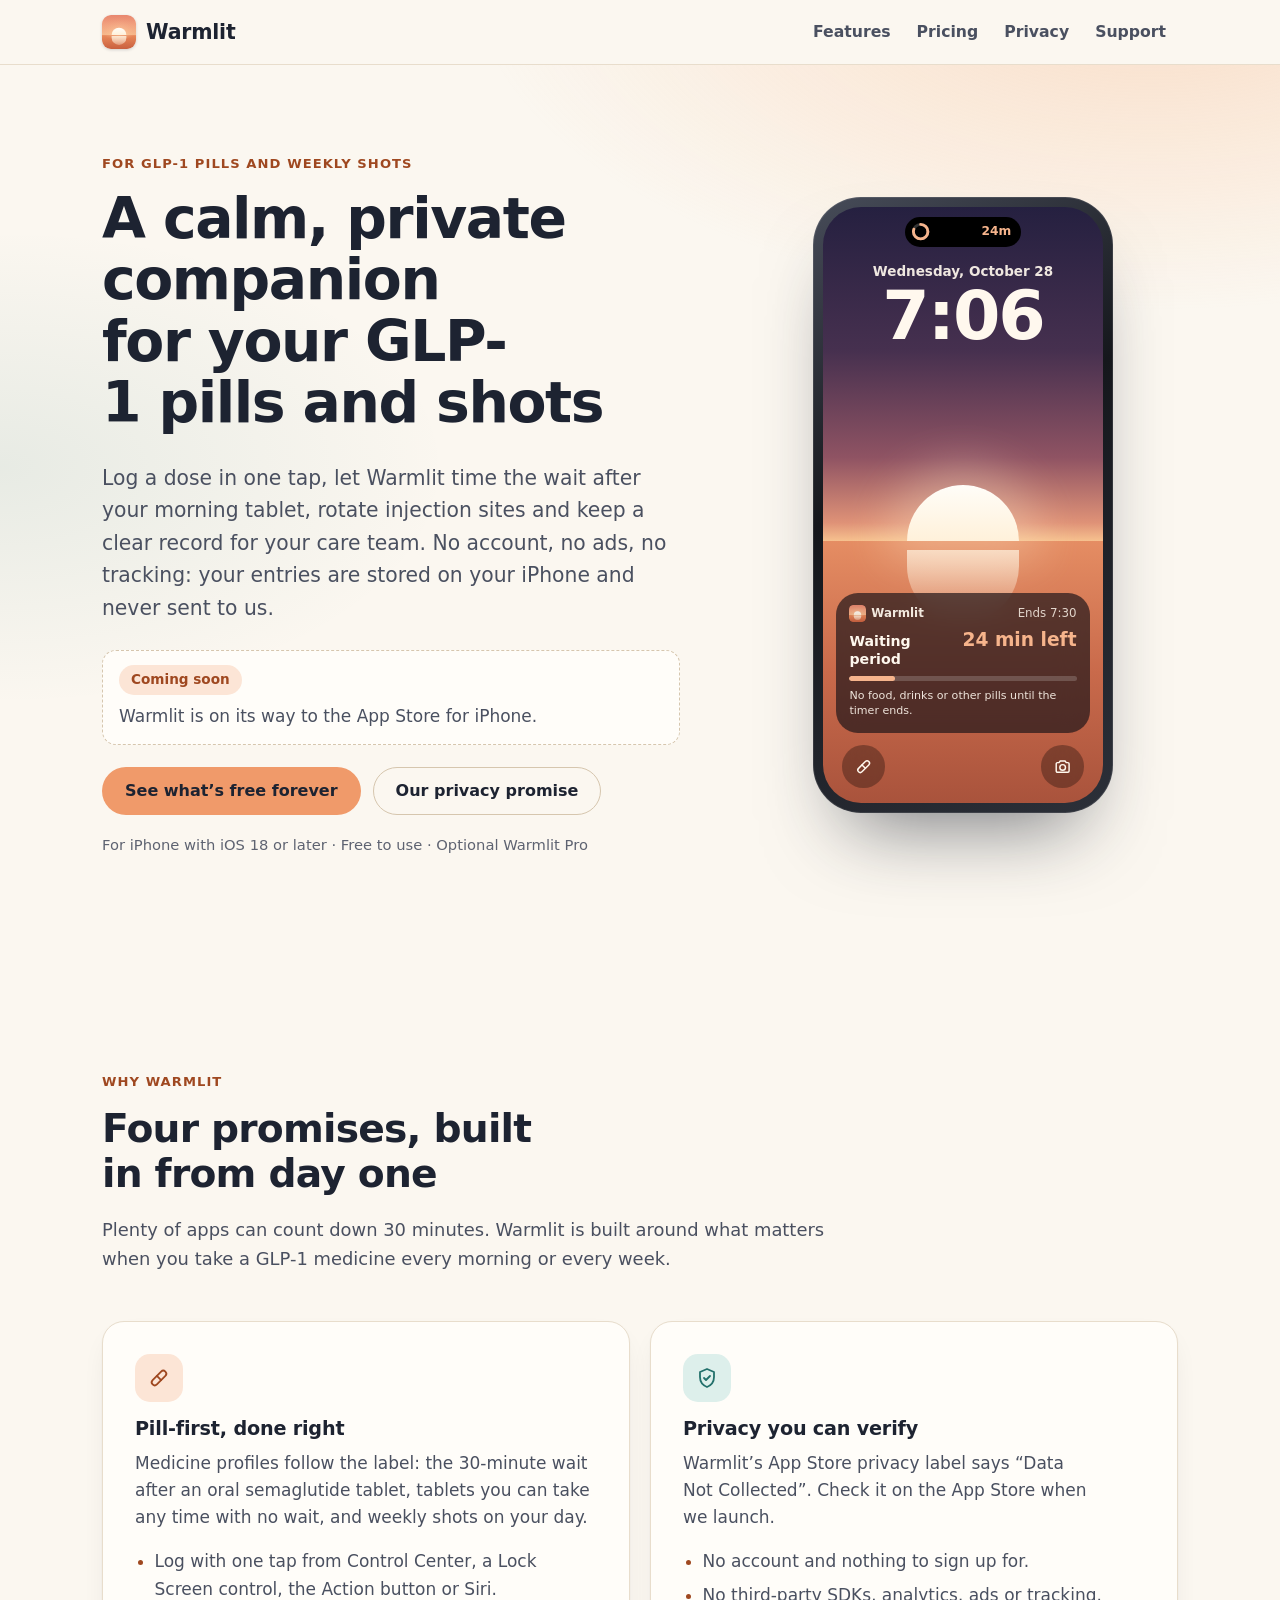
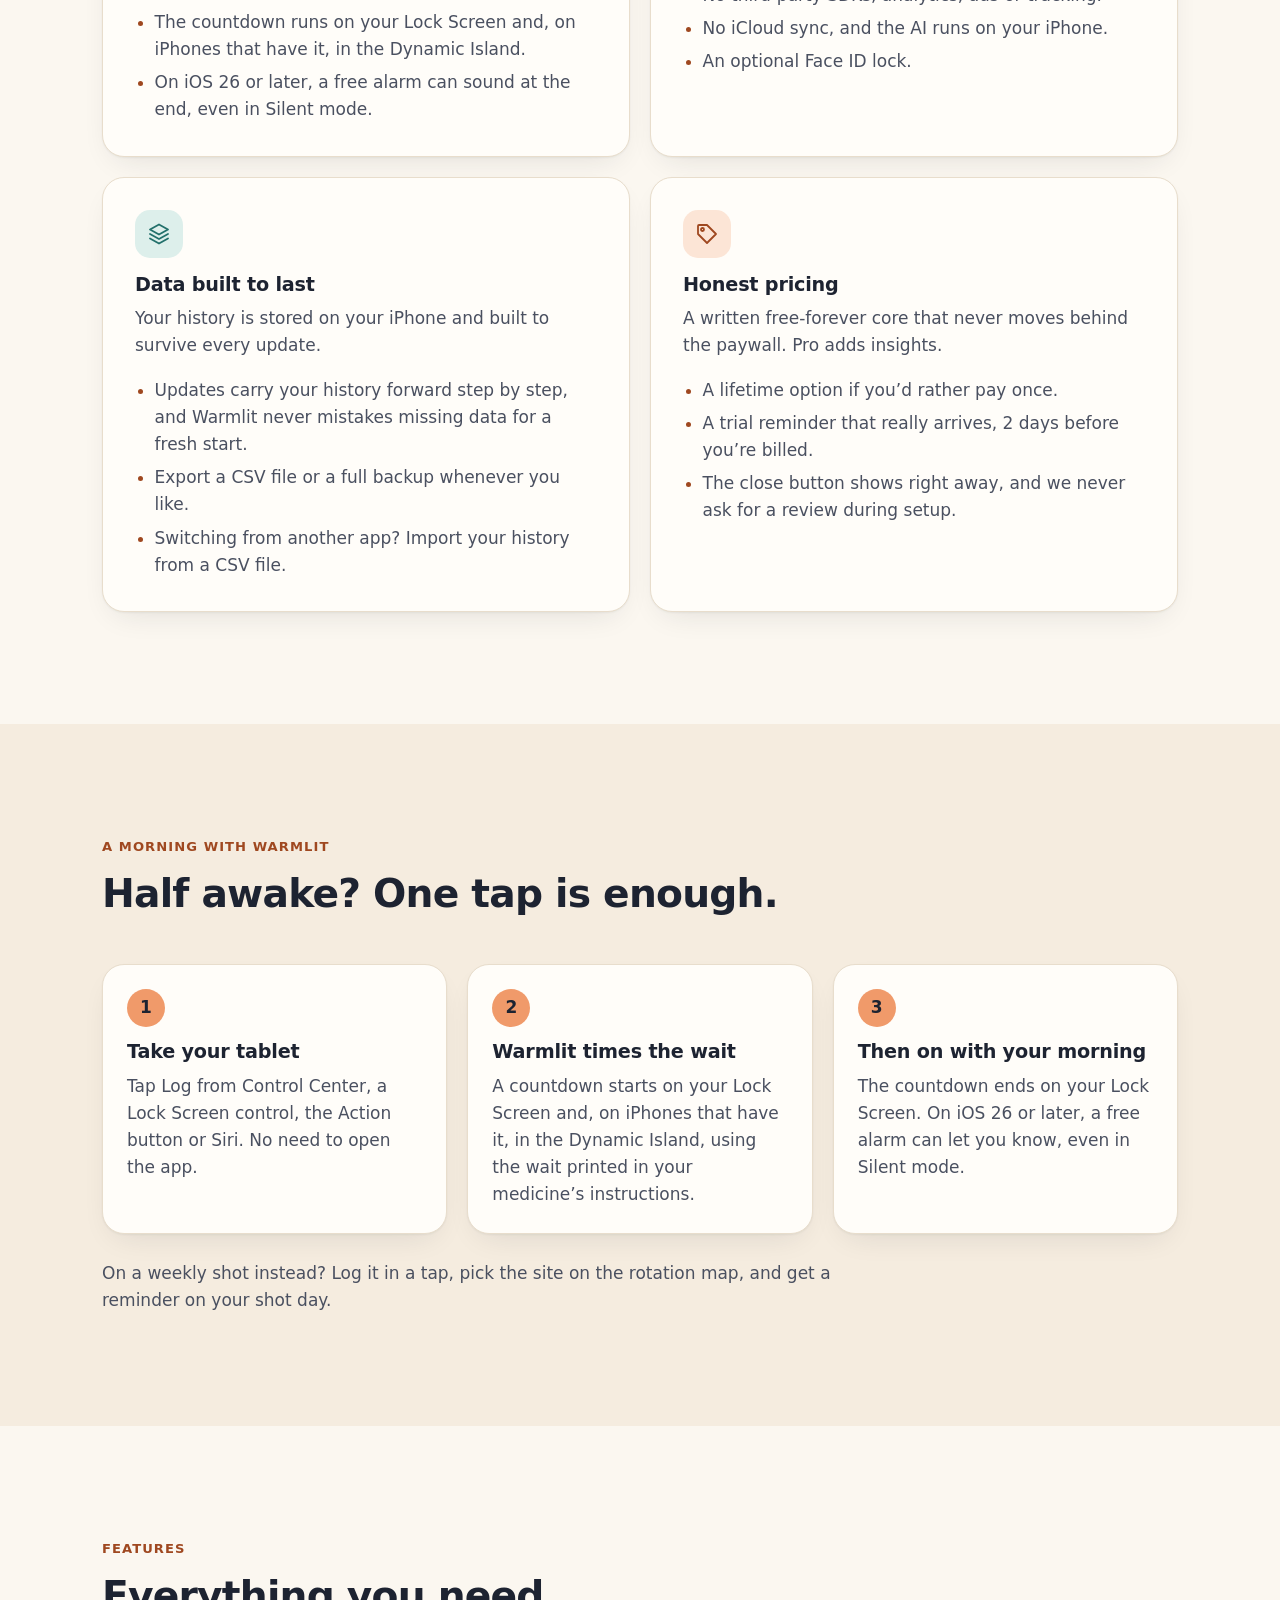
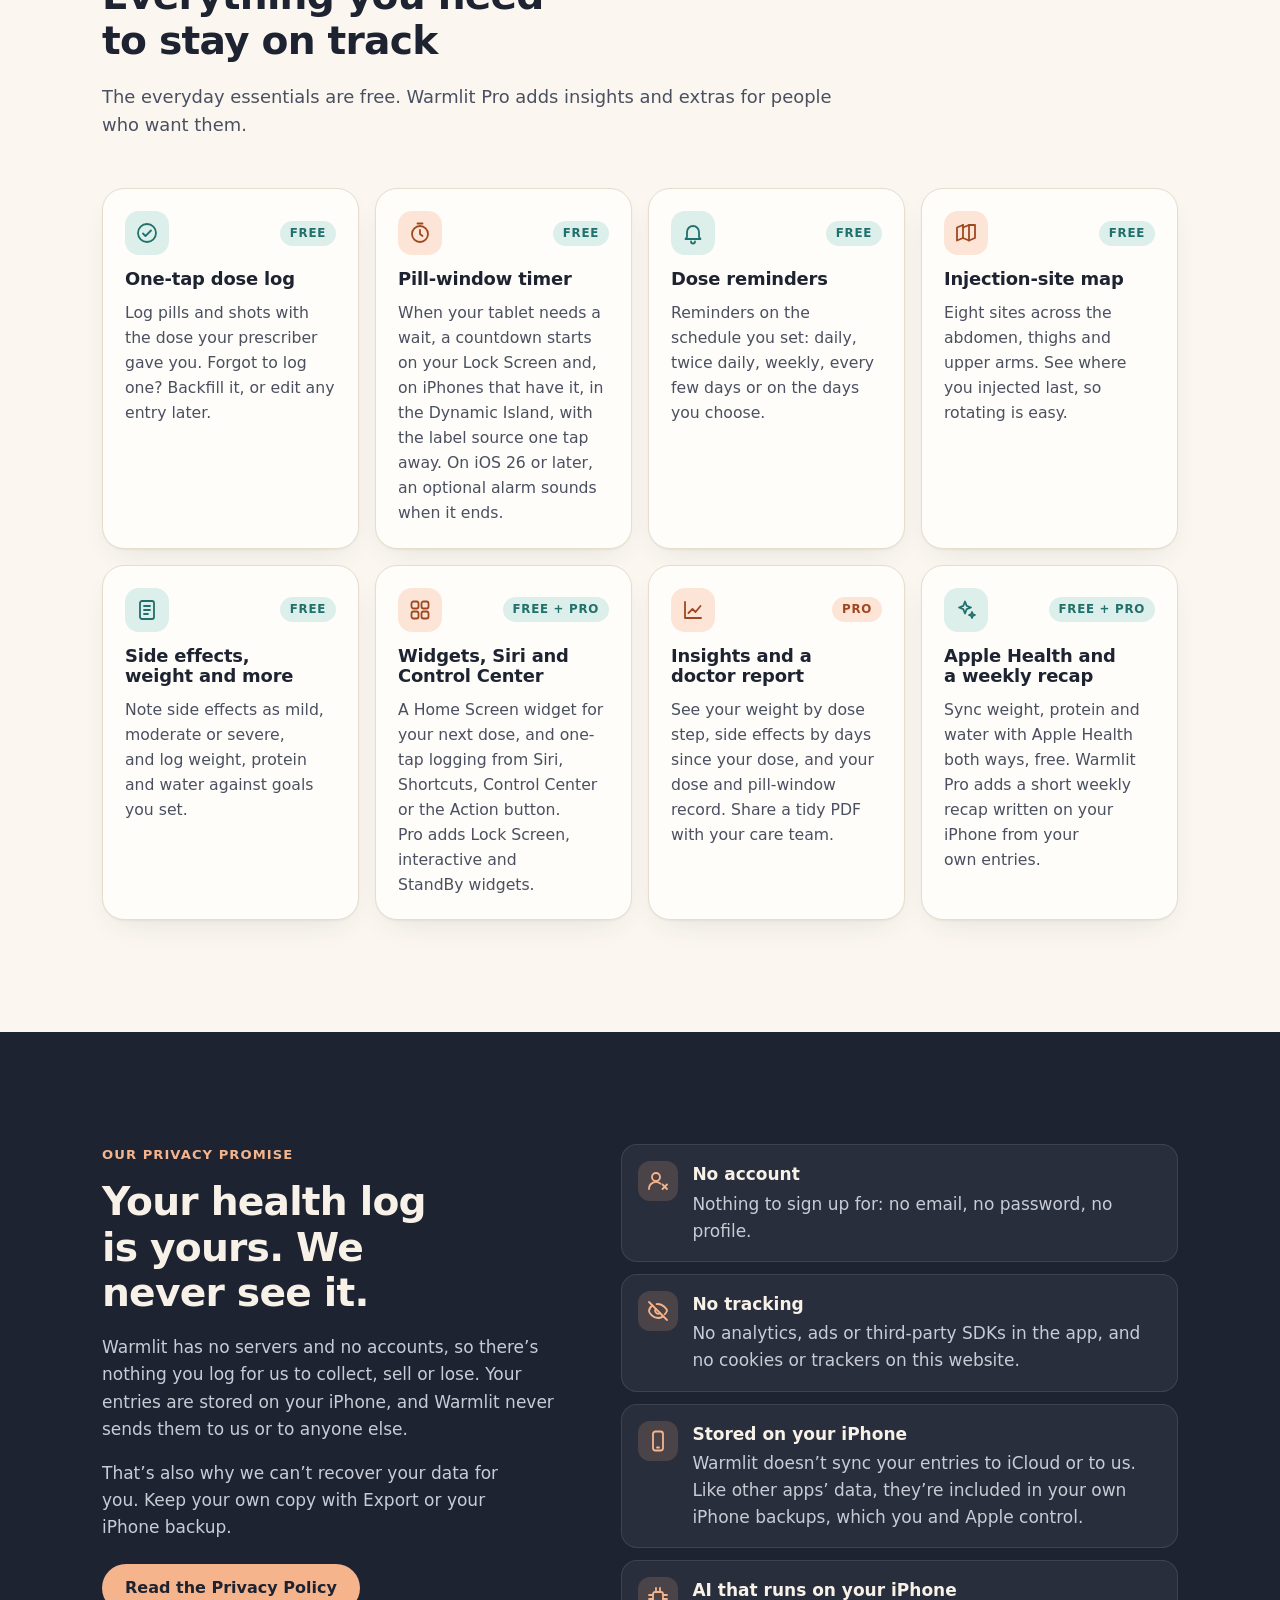
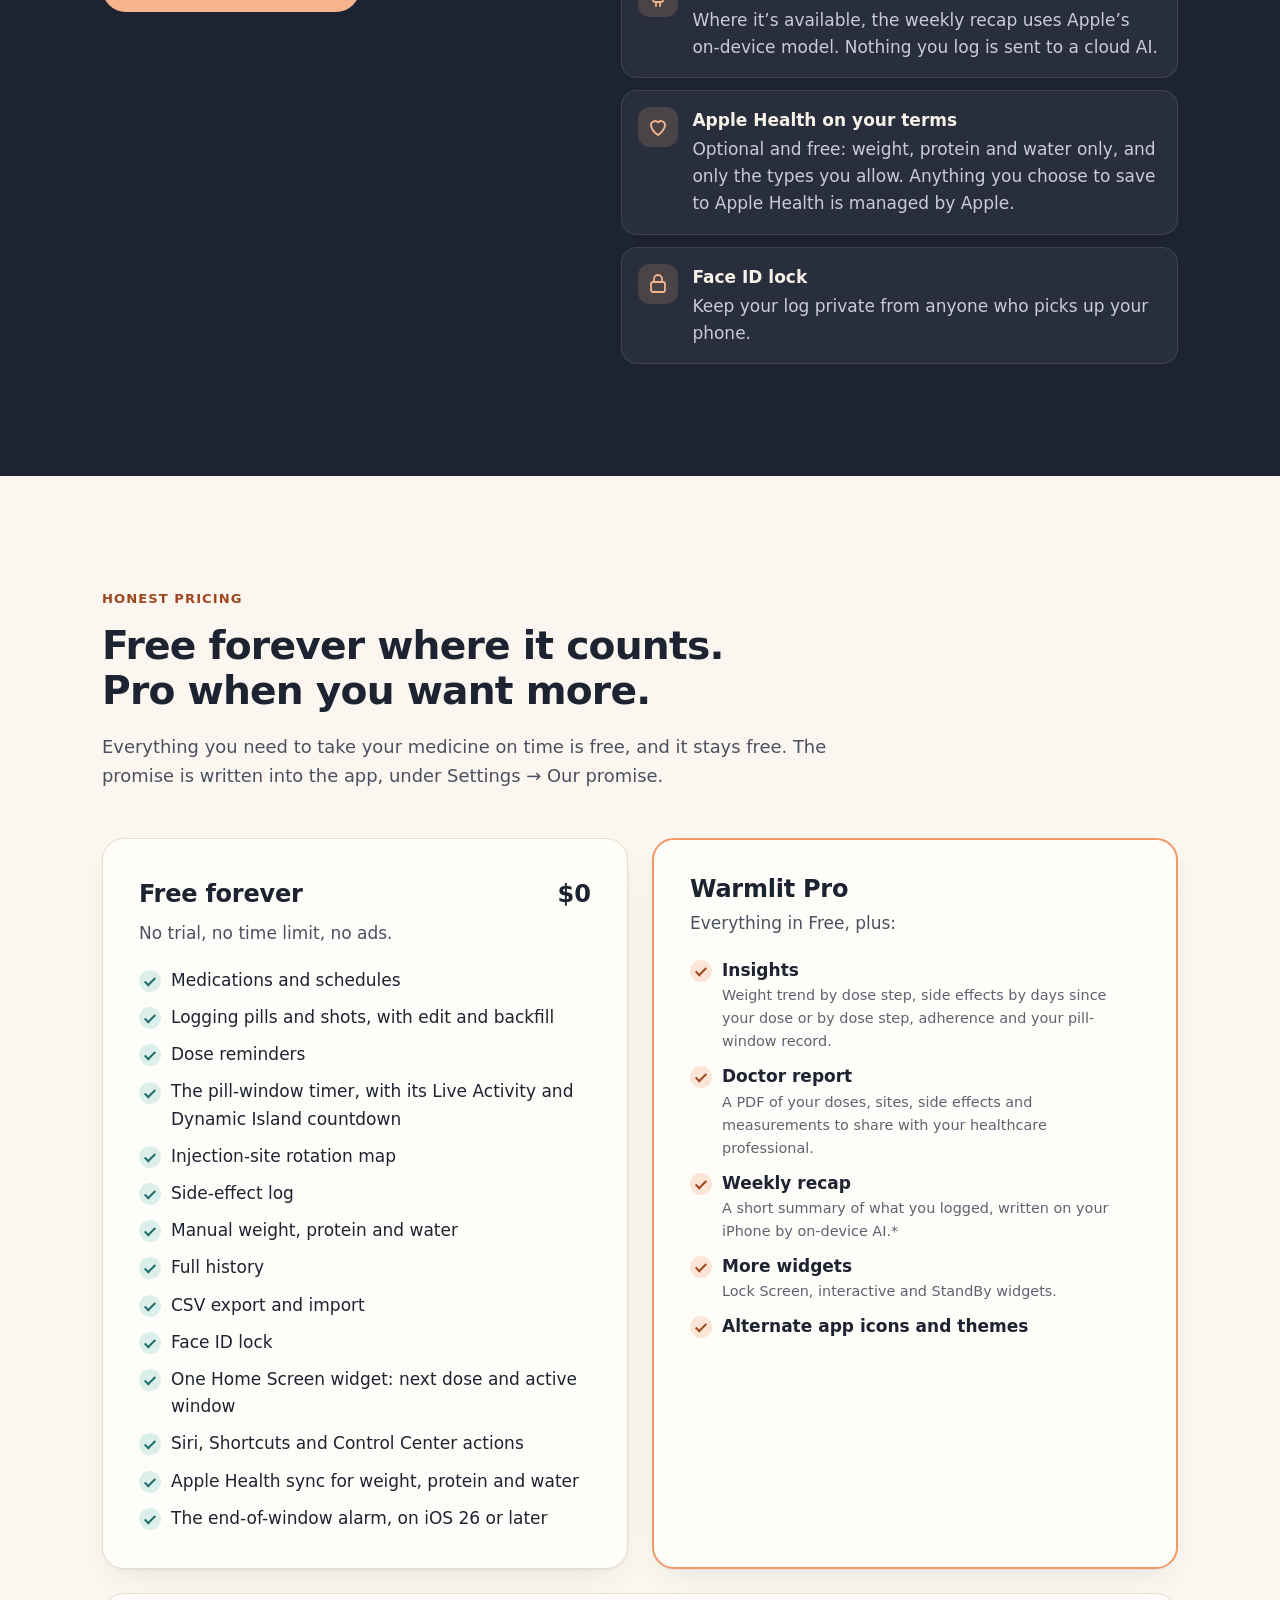
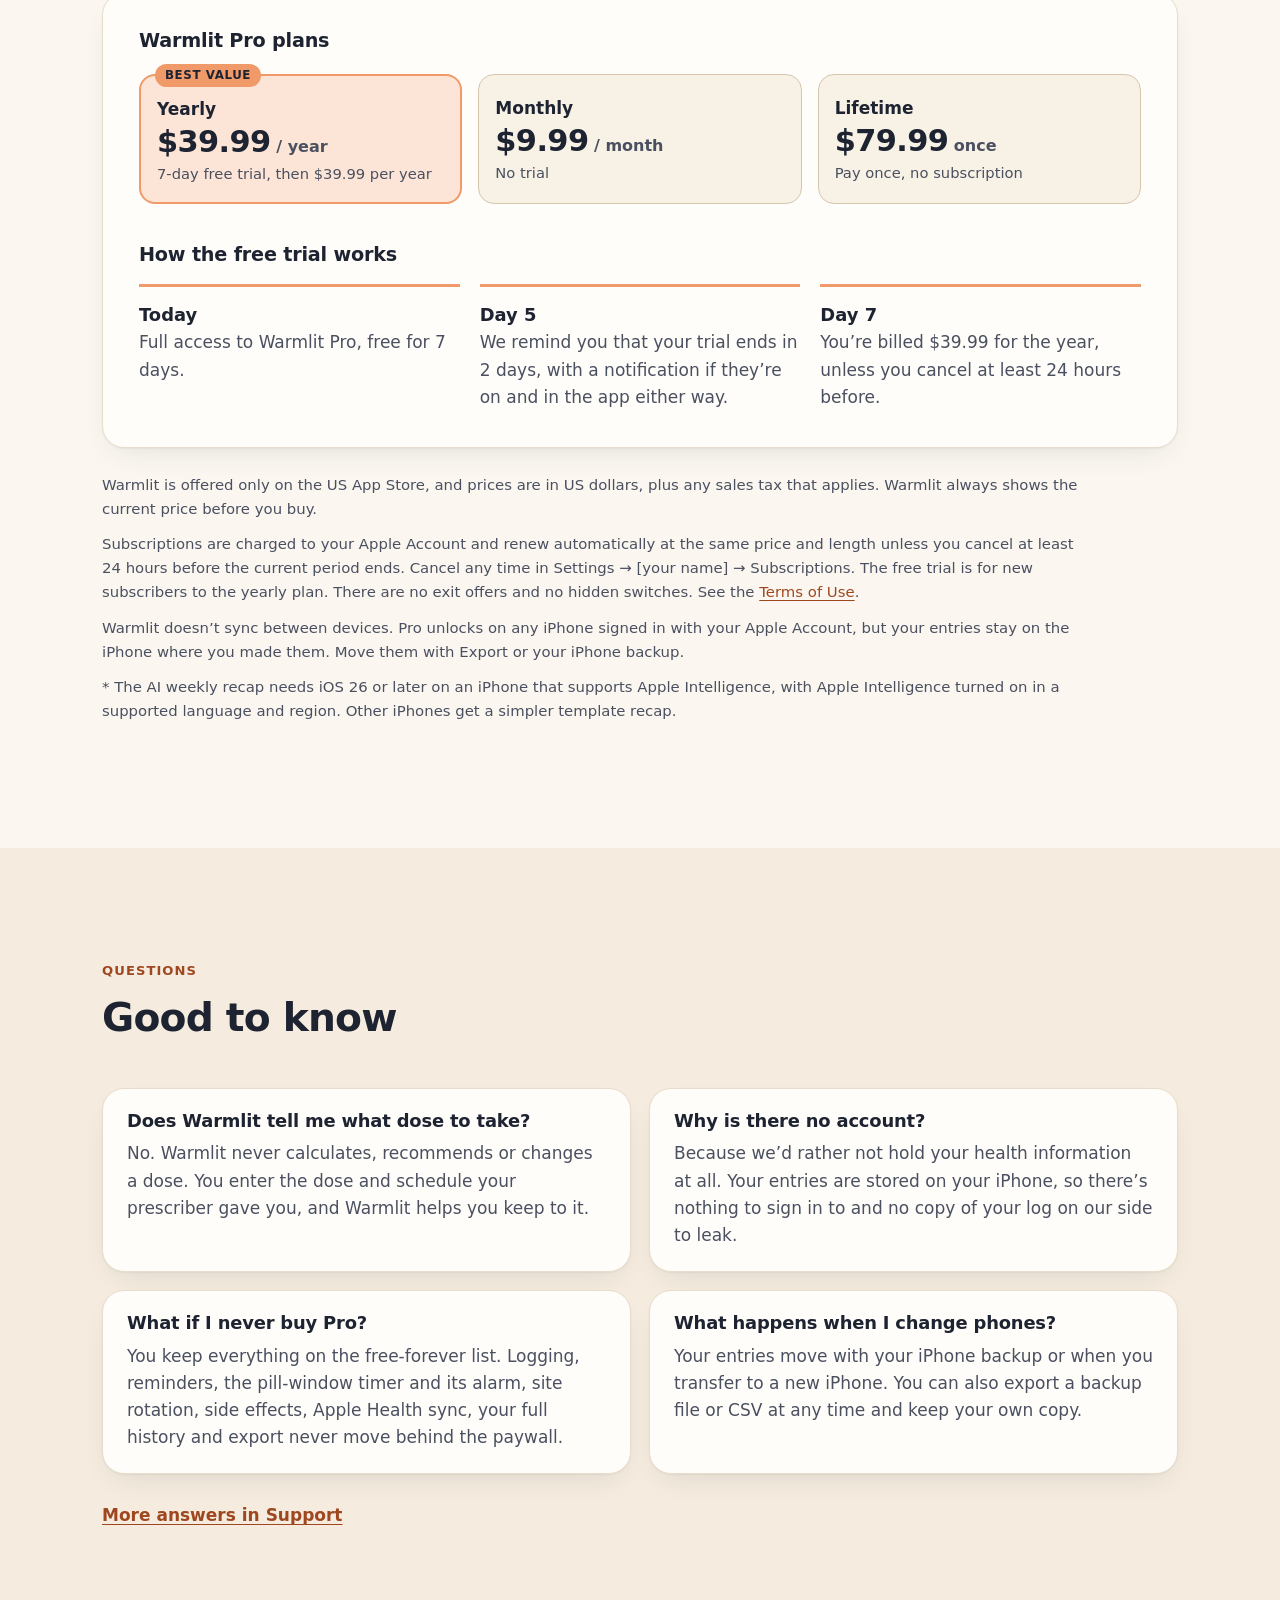
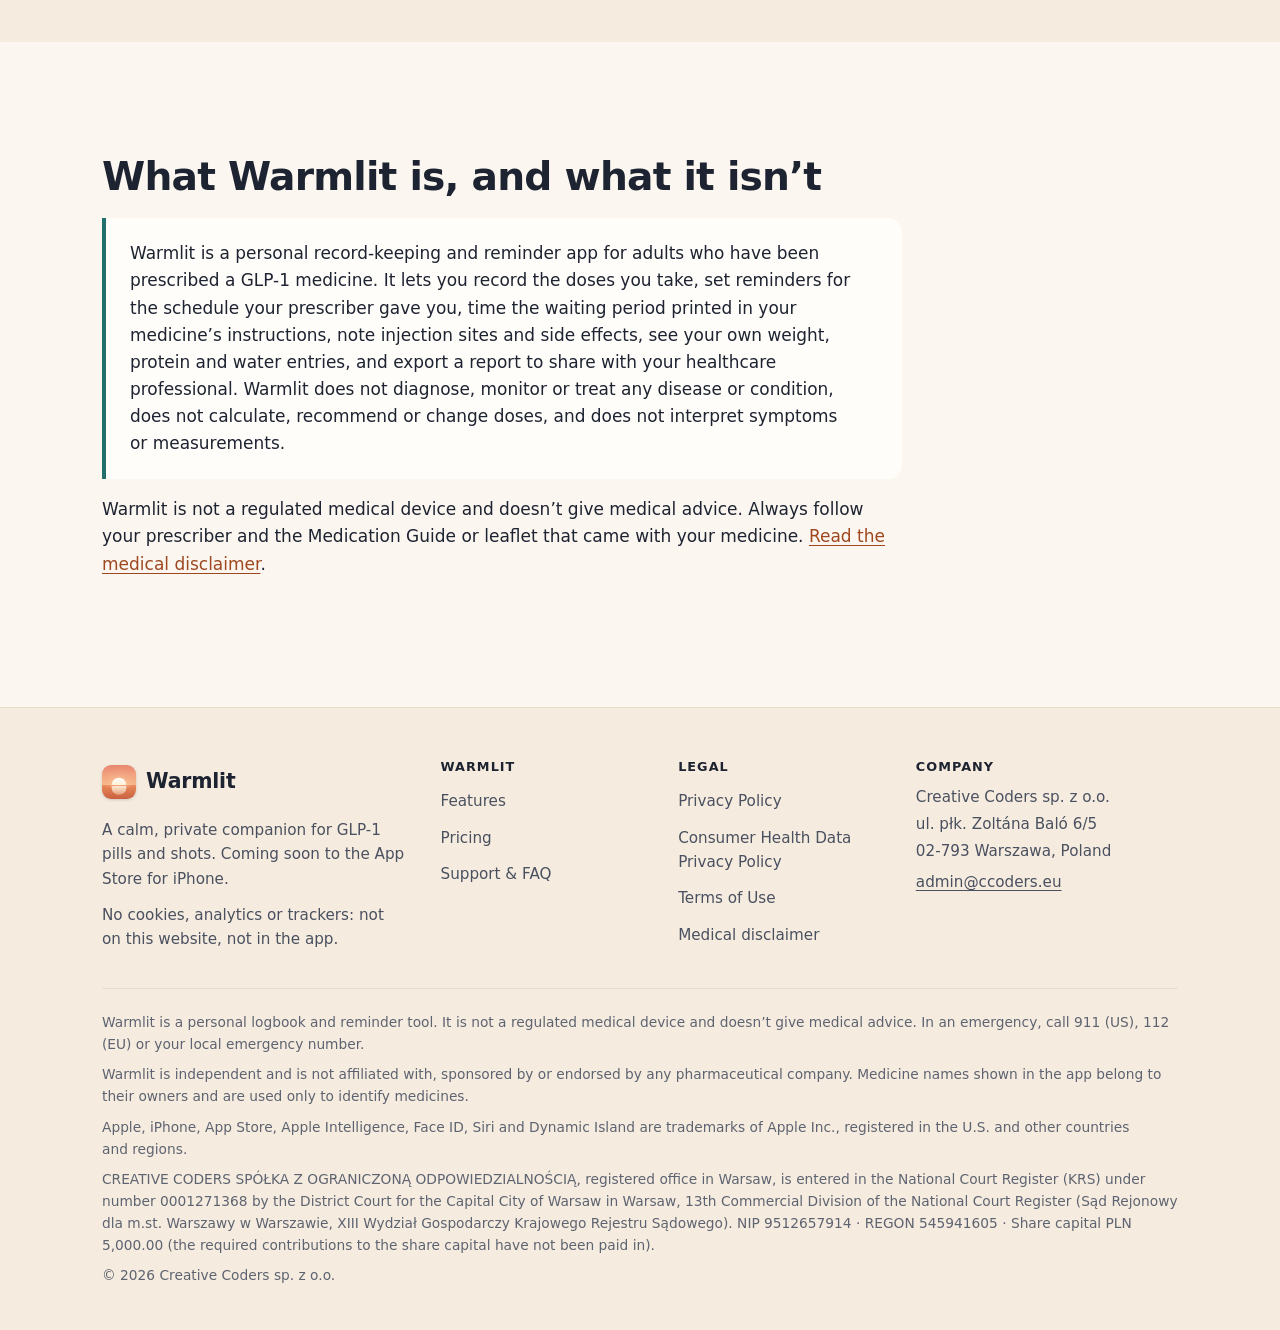
<file: index.html>
<!doctype html>
<html lang="en">
<head>
  <meta charset="utf-8">
  <meta name="viewport" content="width=device-width, initial-scale=1">
  <title>Warmlit: a calm, private GLP-1 pill and shot companion</title>
  <meta name="description" content="Warmlit is a calm, private iPhone companion for GLP-1 pills and shots: one-tap dose logging, a countdown for the wait after your morning tablet, injection-site rotation and an honest free-forever core. No account, no tracking.">
  <link rel="canonical" href="https://creative-coders-eu.github.io/warmlit/">
  <meta name="color-scheme" content="light dark">
  <meta name="theme-color" content="#fbf7f0" media="(prefers-color-scheme: light)">
  <meta name="theme-color" content="#15120f" media="(prefers-color-scheme: dark)">
  <meta name="referrer" content="no-referrer">
  <meta http-equiv="Content-Security-Policy" content="default-src 'none'; style-src 'self'; img-src 'self'; base-uri 'none'; form-action 'none'">
  <meta property="og:type" content="website">
  <meta property="og:site_name" content="Warmlit">
  <meta property="og:title" content="Warmlit: a calm, private GLP-1 pill and shot companion">
  <meta property="og:description" content="Warmlit is a calm, private iPhone companion for GLP-1 pills and shots: one-tap dose logging, a countdown for the wait after your morning tablet, injection-site rotation and an honest free-forever core. No account, no tracking.">
  <meta property="og:url" content="https://creative-coders-eu.github.io/warmlit/">
  <meta property="og:image" content="https://creative-coders-eu.github.io/warmlit/assets/warmlit-icon-512.png">
  <meta property="og:image:alt" content="The Warmlit app icon: a pale sun rising over still, warm water.">
  <meta name="twitter:card" content="summary">
  <link rel="icon" href="favicon.ico" sizes="32x32">
  <link rel="icon" href="favicon.svg" type="image/svg+xml">
  <link rel="apple-touch-icon" href="apple-touch-icon.png">
  <link rel="stylesheet" href="assets/site.css">
</head>
<body>
  <a class="skip-link" href="#main">Skip to content</a>
  <header class="site-header">
    <div class="wrap header-inner">
      <a class="brand" href="./">
        <img class="brand-mark" src="favicon.svg" alt="" width="34" height="34">
        <span>Warmlit</span>
      </a>
      <nav class="site-nav" aria-label="Main">
        <ul>
          <li><a href="#features">Features</a></li>
          <li><a href="#pricing">Pricing</a></li>
          <li><a href="privacy/">Privacy</a></li>
          <li><a href="support/">Support</a></li>
        </ul>
      </nav>
    </div>
  </header>
  <main id="main">
    <section class="hero" aria-labelledby="hero-title">
      <div class="wrap hero-grid">
        <div class="hero-copy">
          <p class="eyebrow">For GLP-1 pills and weekly shots</p>
          <h1 id="hero-title">A calm, private companion for your GLP-1 pills and shots</h1>
          <p class="lede">Log a dose in one tap, let Warmlit time the wait after your morning tablet, rotate injection sites and keep a clear record for your care team. No account, no ads, no tracking: your entries are stored on your iPhone and never sent to us.</p>
          <p class="launch-note"><span class="chip">Coming soon</span> Warmlit is on its way to the App Store for iPhone.</p>
          <div class="hero-actions">
            <a class="btn btn-primary" href="#pricing">See what’s free forever</a>
            <a class="btn btn-quiet" href="#privacy">Our privacy promise</a>
          </div>
          <p class="hero-meta">For iPhone with iOS 18 or later · Free to use · Optional Warmlit Pro</p>
        </div>
        <div class="hero-art">
          <div class="phone" role="img" aria-label="Illustration of an iPhone Lock Screen at 7:06 AM. The Dynamic Island and a Warmlit Live Activity show a waiting period with 24 minutes left and the note: No food, drinks or other pills until the timer ends.">
            <div class="phone-screen">
              <span class="ls-sun"></span>
              <span class="ls-reflection"></span>
              <div class="island">
                <svg class="island-ring" viewBox="0 0 20 20" aria-hidden="true" focusable="false"><circle class="ring-track" cx="10" cy="10" r="7.5"/><circle class="ring-fill" cx="10" cy="10" r="7.5" stroke-dasharray="37.7 47.2" transform="rotate(-90 10 10)"/></svg>
                <span class="island-time">24m</span>
              </div>
              <div class="ls-clock">
                <span class="ls-date">Wednesday, October 28</span>
                <span class="ls-time">7:06</span>
              </div>
              <div class="ls-activity">
                <div class="ls-row">
                  <span class="ls-app"><img src="favicon.svg" alt="" width="18" height="18">Warmlit</span>
                  <span class="ls-ends">Ends 7:30</span>
                </div>
                <div class="ls-row ls-main">
                  <span class="ls-title">Waiting period</span>
                  <span class="ls-left">24 min left</span>
                </div>
                <div class="ls-bar"><span class="ls-bar-fill"></span></div>
                <p class="ls-note">No food, drinks or other pills until the timer ends.</p>
              </div>
              <div class="ls-controls">
                <span class="ls-control"><svg class="icon" viewBox="0 0 24 24" aria-hidden="true" focusable="false" fill="none" stroke="currentColor" stroke-width="1.8" stroke-linecap="round" stroke-linejoin="round"><rect x="3" y="9" width="18" height="6" rx="3" transform="rotate(-45 12 12)"/><path d="M9.9 9.9l4.2 4.2"/></svg></span>
                <span class="ls-control"><svg class="icon" viewBox="0 0 24 24" aria-hidden="true" focusable="false" fill="none" stroke="currentColor" stroke-width="1.8" stroke-linecap="round" stroke-linejoin="round"><path d="M4 8.5A1.5 1.5 0 0 1 5.5 7h2l1.5-2h6l1.5 2h2A1.5 1.5 0 0 1 20 8.5v9a1.5 1.5 0 0 1-1.5 1.5h-13A1.5 1.5 0 0 1 4 17.5v-9z"/><circle cx="12" cy="13" r="3.5"/></svg></span>
              </div>
            </div>
          </div>
        </div>
      </div>
    </section>

    <section class="section" id="why" aria-labelledby="why-title">
      <div class="wrap">
        <div class="section-head">
          <p class="eyebrow">Why Warmlit</p>
          <h2 id="why-title">Four promises, built in from day one</h2>
          <p class="section-lede">Plenty of apps can count down 30 minutes. Warmlit is built around what matters when you take a GLP-1 medicine every morning or every week.</p>
        </div>
        <div class="pillars">
          <article class="card pillar">
            <span class="icon-tile"><svg class="icon" viewBox="0 0 24 24" aria-hidden="true" focusable="false" fill="none" stroke="currentColor" stroke-width="1.8" stroke-linecap="round" stroke-linejoin="round"><rect x="3" y="9" width="18" height="6" rx="3" transform="rotate(-45 12 12)"/><path d="M9.9 9.9l4.2 4.2"/></svg></span>
            <h3>Pill-first, done right</h3>
            <p>Medicine profiles follow the label: the 30-minute wait after an oral semaglutide tablet, tablets you can take any time with no wait, and weekly shots on your day.</p>
            <ul>
              <li>Log with one tap from Control Center, a Lock Screen control, the Action button or Siri.</li>
              <li>The countdown runs on your Lock Screen and, on iPhones that have it, in the Dynamic Island.</li>
              <li>On iOS 26 or later, a free alarm can sound at the end, even in Silent mode.</li>
            </ul>
          </article>
          <article class="card pillar">
            <span class="icon-tile teal"><svg class="icon" viewBox="0 0 24 24" aria-hidden="true" focusable="false" fill="none" stroke="currentColor" stroke-width="1.8" stroke-linecap="round" stroke-linejoin="round"><path d="M12 3l7 3v5c0 4.5-3 8.3-7 10-4-1.7-7-5.5-7-10V6l7-3z"/><path d="M9 12l2 2 4-4"/></svg></span>
            <h3>Privacy you can verify</h3>
            <p>Warmlit’s App Store privacy label says “Data Not Collected”. Check it on the App Store when we launch.</p>
            <ul>
              <li>No account and nothing to sign up for.</li>
              <li>No third-party SDKs, analytics, ads or tracking.</li>
              <li>No iCloud sync, and the AI runs on your iPhone.</li>
              <li>An optional Face ID lock.</li>
            </ul>
          </article>
          <article class="card pillar">
            <span class="icon-tile teal"><svg class="icon" viewBox="0 0 24 24" aria-hidden="true" focusable="false" fill="none" stroke="currentColor" stroke-width="1.8" stroke-linecap="round" stroke-linejoin="round"><path d="M12 2.5l9 5-9 5-9-5 9-5z"/><path d="M3 12l9 5 9-5"/><path d="M3 16.5l9 5 9-5"/></svg></span>
            <h3>Data built to last</h3>
            <p>Your history is stored on your iPhone and built to survive every update.</p>
            <ul>
              <li>Updates carry your history forward step by step, and Warmlit never mistakes missing data for a fresh start.</li>
              <li>Export a CSV file or a full backup whenever you like.</li>
              <li>Switching from another app? Import your history from a CSV file.</li>
            </ul>
          </article>
          <article class="card pillar">
            <span class="icon-tile"><svg class="icon" viewBox="0 0 24 24" aria-hidden="true" focusable="false" fill="none" stroke="currentColor" stroke-width="1.8" stroke-linecap="round" stroke-linejoin="round"><path d="M3 12V4a1 1 0 0 1 1-1h8l9 9-9 9-9-9z"/><circle cx="7.5" cy="7.5" r="1.5"/></svg></span>
            <h3>Honest pricing</h3>
            <p>A written free-forever core that never moves behind the paywall. Pro adds insights.</p>
            <ul>
              <li>A lifetime option if you’d rather pay once.</li>
              <li>A trial reminder that really arrives, 2 days before you’re billed.</li>
              <li>The close button shows right away, and we never ask for a review during setup.</li>
            </ul>
          </article>
        </div>
      </div>
    </section>

    <section class="section section-tint" id="how-it-works" aria-labelledby="morning-title">
      <div class="wrap">
        <div class="section-head">
          <p class="eyebrow">A morning with Warmlit</p>
          <h2 id="morning-title">Half awake? One tap is enough.</h2>
        </div>
        <ol class="steps">
          <li class="card step">
            <span class="step-num" aria-hidden="true">1</span>
            <h3>Take your tablet</h3>
            <p>Tap Log from Control Center, a Lock Screen control, the Action button or Siri. No need to open the app.</p>
          </li>
          <li class="card step">
            <span class="step-num" aria-hidden="true">2</span>
            <h3>Warmlit times the wait</h3>
            <p>A countdown starts on your Lock Screen and, on iPhones that have it, in the Dynamic Island, using the wait printed in your medicine’s instructions.</p>
          </li>
          <li class="card step">
            <span class="step-num" aria-hidden="true">3</span>
            <h3>Then on with your morning</h3>
            <p>The countdown ends on your Lock Screen. On iOS 26 or later, a free alarm can let you know, even in Silent mode.</p>
          </li>
        </ol>
        <p class="after-steps">On a weekly shot instead? Log it in a tap, pick the site on the rotation map, and get a reminder on your shot day.</p>
      </div>
    </section>

    <section class="section" id="features" aria-labelledby="features-title">
      <div class="wrap">
        <div class="section-head">
          <p class="eyebrow">Features</p>
          <h2 id="features-title">Everything you need to stay on track</h2>
          <p class="section-lede">The everyday essentials are free. Warmlit Pro adds insights and extras for people who want them.</p>
        </div>
        <div class="features">
          <article class="card feature">
            <div class="feature-top">
              <span class="icon-tile teal"><svg class="icon" viewBox="0 0 24 24" aria-hidden="true" focusable="false" fill="none" stroke="currentColor" stroke-width="1.8" stroke-linecap="round" stroke-linejoin="round"><circle cx="12" cy="12" r="9"/><path d="M8 12.5l2.5 2.5L16 9.5"/></svg></span>
              <span class="tag tag-free">Free</span>
            </div>
            <h3>One-tap dose log</h3>
            <p>Log pills and shots with the dose your prescriber gave you. Forgot to log one? Backfill it, or edit any entry later.</p>
          </article>
          <article class="card feature">
            <div class="feature-top">
              <span class="icon-tile"><svg class="icon" viewBox="0 0 24 24" aria-hidden="true" focusable="false" fill="none" stroke="currentColor" stroke-width="1.8" stroke-linecap="round" stroke-linejoin="round"><circle cx="12" cy="13" r="8"/><path d="M12 9v4l2.5 2"/><path d="M9.5 2.5h5"/></svg></span>
              <span class="tag tag-free">Free</span>
            </div>
            <h3>Pill-window timer</h3>
            <p>When your tablet needs a wait, a countdown starts on your Lock Screen and, on iPhones that have it, in the Dynamic Island, with the label source one tap away. On iOS 26 or later, an optional alarm sounds when it ends.</p>
          </article>
          <article class="card feature">
            <div class="feature-top">
              <span class="icon-tile teal"><svg class="icon" viewBox="0 0 24 24" aria-hidden="true" focusable="false" fill="none" stroke="currentColor" stroke-width="1.8" stroke-linecap="round" stroke-linejoin="round"><path d="M6 16v-5a6 6 0 0 1 12 0v5l1.5 2h-15L6 16z"/><path d="M10 20.5a2 2 0 0 0 4 0"/></svg></span>
              <span class="tag tag-free">Free</span>
            </div>
            <h3>Dose reminders</h3>
            <p>Reminders on the schedule you set: daily, twice daily, weekly, every few days or on the days you choose.</p>
          </article>
          <article class="card feature">
            <div class="feature-top">
              <span class="icon-tile"><svg class="icon" viewBox="0 0 24 24" aria-hidden="true" focusable="false" fill="none" stroke="currentColor" stroke-width="1.8" stroke-linecap="round" stroke-linejoin="round"><path d="M9 4L3 6.5v13L9 17l6 2.5 6-2.5v-13L15 4l-6 2.5"/><path d="M9 4v13"/><path d="M15 4v15.5"/></svg></span>
              <span class="tag tag-free">Free</span>
            </div>
            <h3>Injection-site map</h3>
            <p>Eight sites across the abdomen, thighs and upper arms. See where you injected last, so rotating is easy.</p>
          </article>
          <article class="card feature">
            <div class="feature-top">
              <span class="icon-tile teal"><svg class="icon" viewBox="0 0 24 24" aria-hidden="true" focusable="false" fill="none" stroke="currentColor" stroke-width="1.8" stroke-linecap="round" stroke-linejoin="round"><rect x="5" y="3" width="14" height="18" rx="2"/><path d="M9 8h6M9 12h6M9 16h4"/></svg></span>
              <span class="tag tag-free">Free</span>
            </div>
            <h3>Side effects, weight and more</h3>
            <p>Note side effects as mild, moderate or severe, and log weight, protein and water against goals you set.</p>
          </article>
          <article class="card feature">
            <div class="feature-top">
              <span class="icon-tile"><svg class="icon" viewBox="0 0 24 24" aria-hidden="true" focusable="false" fill="none" stroke="currentColor" stroke-width="1.8" stroke-linecap="round" stroke-linejoin="round"><rect x="3.5" y="3.5" width="7" height="7" rx="2"/><rect x="13.5" y="3.5" width="7" height="7" rx="2"/><rect x="3.5" y="13.5" width="7" height="7" rx="2"/><rect x="13.5" y="13.5" width="7" height="7" rx="2"/></svg></span>
              <span class="tag tag-free">Free + Pro</span>
            </div>
            <h3>Widgets, Siri and Control Center</h3>
            <p>A Home Screen widget for your next dose, and one-tap logging from Siri, Shortcuts, Control Center or the Action button. Pro adds Lock Screen, interactive and StandBy widgets.</p>
          </article>
          <article class="card feature">
            <div class="feature-top">
              <span class="icon-tile"><svg class="icon" viewBox="0 0 24 24" aria-hidden="true" focusable="false" fill="none" stroke="currentColor" stroke-width="1.8" stroke-linecap="round" stroke-linejoin="round"><path d="M4 4v16h16"/><path d="M7.5 15l4-4 3 3 5-6"/></svg></span>
              <span class="tag tag-pro">Pro</span>
            </div>
            <h3>Insights and a doctor report</h3>
            <p>See your weight by dose step, side effects by days since your dose, and your dose and pill-window record. Share a tidy PDF with your care team.</p>
          </article>
          <article class="card feature">
            <div class="feature-top">
              <span class="icon-tile teal"><svg class="icon" viewBox="0 0 24 24" aria-hidden="true" focusable="false" fill="none" stroke="currentColor" stroke-width="1.8" stroke-linecap="round" stroke-linejoin="round"><path d="M11 3.5l1.7 4.3 4.3 1.7-4.3 1.7L11 15.5l-1.7-4.3L5 9.5l4.3-1.7L11 3.5z"/><path d="M18 14l.8 2.2 2.2.8-2.2.8L18 20l-.8-2.2-2.2-.8 2.2-.8L18 14z"/></svg></span>
              <span class="tag tag-free">Free + Pro</span>
            </div>
            <h3>Apple Health and a weekly recap</h3>
            <p>Sync weight, protein and water with Apple Health both ways, free. Warmlit Pro adds a short weekly recap written on your iPhone from your own entries.</p>
          </article>
        </div>
      </div>
    </section>

    <section class="section band" id="privacy" aria-labelledby="privacy-title">
      <div class="wrap privacy-grid">
        <div>
          <p class="eyebrow">Our privacy promise</p>
          <h2 id="privacy-title">Your health log is yours. We never see it.</h2>
          <p>Warmlit has no servers and no accounts, so there’s nothing you log for us to collect, sell or lose. Your entries are stored on your iPhone, and Warmlit never sends them to us or to anyone else.</p>
          <p>That’s also why we can’t recover your data for you. Keep your own copy with Export or your iPhone backup.</p>
          <div class="hero-actions">
            <a class="btn btn-band" href="privacy/">Read the Privacy Policy</a>
          </div>
        </div>
        <ul class="promise-list">
          <li>
            <span class="promise-icon"><svg class="icon" viewBox="0 0 24 24" aria-hidden="true" focusable="false" fill="none" stroke="currentColor" stroke-width="1.8" stroke-linecap="round" stroke-linejoin="round"><circle cx="10" cy="8" r="4"/><path d="M3 20a7 7 0 0 1 11.5-5.4"/><path d="M16.5 15.5l4.5 4.5M21 15.5L16.5 20"/></svg></span>
            <span><strong>No account</strong> Nothing to sign up for: no email, no password, no profile.</span>
          </li>
          <li>
            <span class="promise-icon"><svg class="icon" viewBox="0 0 24 24" aria-hidden="true" focusable="false" fill="none" stroke="currentColor" stroke-width="1.8" stroke-linecap="round" stroke-linejoin="round"><path d="M3 3l18 18"/><path d="M10.6 5.1A9.7 9.7 0 0 1 12 5c5 0 9 5 9 7a10.6 10.6 0 0 1-2.4 3.4"/><path d="M6.6 6.6C4.4 8 3 10.4 3 12c0 2 4 7 9 7a9.6 9.6 0 0 0 4.4-1.1"/><path d="M9.9 9.9a3 3 0 0 0 4.2 4.2"/></svg></span>
            <span><strong>No tracking</strong> No analytics, ads or third-party SDKs in the app, and no cookies or trackers on this website.</span>
          </li>
          <li>
            <span class="promise-icon"><svg class="icon" viewBox="0 0 24 24" aria-hidden="true" focusable="false" fill="none" stroke="currentColor" stroke-width="1.8" stroke-linecap="round" stroke-linejoin="round"><rect x="7" y="2.5" width="10" height="19" rx="2.5"/><path d="M11 18.5h2"/></svg></span>
            <span><strong>Stored on your iPhone</strong> Warmlit doesn’t sync your entries to iCloud or to us. Like other apps’ data, they’re included in your own iPhone backups, which you and Apple control.</span>
          </li>
          <li>
            <span class="promise-icon"><svg class="icon" viewBox="0 0 24 24" aria-hidden="true" focusable="false" fill="none" stroke="currentColor" stroke-width="1.8" stroke-linecap="round" stroke-linejoin="round"><rect x="7" y="7" width="10" height="10" rx="2"/><path d="M10 3v4M14 3v4M10 17v4M14 17v4M3 10h4M3 14h4M17 10h4M17 14h4"/></svg></span>
            <span><strong>AI that runs on your iPhone</strong> Where it’s available, the weekly recap uses Apple’s on-device model. Nothing you log is sent to a cloud AI.</span>
          </li>
          <li>
            <span class="promise-icon"><svg class="icon" viewBox="0 0 24 24" aria-hidden="true" focusable="false" fill="none" stroke="currentColor" stroke-width="1.8" stroke-linecap="round" stroke-linejoin="round"><path d="M12 20s-7-4.4-7-10a4 4 0 0 1 7-2.6A4 4 0 0 1 19 10c0 5.6-7 10-7 10z"/></svg></span>
            <span><strong>Apple Health on your terms</strong> Optional and free: weight, protein and water only, and only the types you allow. Anything you choose to save to Apple Health is managed by Apple.</span>
          </li>
          <li>
            <span class="promise-icon"><svg class="icon" viewBox="0 0 24 24" aria-hidden="true" focusable="false" fill="none" stroke="currentColor" stroke-width="1.8" stroke-linecap="round" stroke-linejoin="round"><rect x="5" y="10" width="14" height="10" rx="2"/><path d="M8 10V7a4 4 0 0 1 8 0v3"/></svg></span>
            <span><strong>Face ID lock</strong> Keep your log private from anyone who picks up your phone.</span>
          </li>
        </ul>
      </div>
    </section>

    <section class="section" id="pricing" aria-labelledby="pricing-title">
      <div class="wrap">
        <div class="section-head">
          <p class="eyebrow">Honest pricing</p>
          <h2 id="pricing-title">Free forever where it counts. Pro when you want more.</h2>
          <p class="section-lede">Everything you need to take your medicine on time is free, and it stays free. The promise is written into the app, under Settings → Our promise.</p>
        </div>
        <div class="pricing-grid">
          <article class="card plan" aria-labelledby="plan-free-title">
            <div class="plan-head">
              <h3 id="plan-free-title">Free forever</h3>
              <p class="plan-price">$0</p>
            </div>
            <p class="plan-sub">No trial, no time limit, no ads.</p>
            <ul class="checklist">
              <li>Medications and schedules</li>
              <li>Logging pills and shots, with edit and backfill</li>
              <li>Dose reminders</li>
              <li>The pill-window timer, with its Live Activity and Dynamic Island countdown</li>
              <li>Injection-site rotation map</li>
              <li>Side-effect log</li>
              <li>Manual weight, protein and water</li>
              <li>Full history</li>
              <li>CSV export and import</li>
              <li>Face ID lock</li>
              <li>One Home Screen widget: next dose and active window</li>
              <li>Siri, Shortcuts and Control Center actions</li>
              <li>Apple Health sync for weight, protein and water</li>
              <li>The end-of-window alarm, on iOS 26 or later</li>
            </ul>
          </article>
          <article class="card plan plan-pro" aria-labelledby="plan-pro-title">
            <div class="plan-head">
              <h3 id="plan-pro-title">Warmlit Pro</h3>
            </div>
            <p class="plan-sub">Everything in Free, plus:</p>
            <ul class="checklist warm">
              <li><strong>Insights</strong> <span class="sub">Weight trend by dose step, side effects by days since your dose or by dose step, adherence and your pill-window record.</span></li>
              <li><strong>Doctor report</strong> <span class="sub">A PDF of your doses, sites, side effects and measurements to share with your healthcare professional.</span></li>
              <li><strong>Weekly recap</strong> <span class="sub">A short summary of what you logged, written on your iPhone by on-device AI.*</span></li>
              <li><strong>More widgets</strong> <span class="sub">Lock Screen, interactive and StandBy widgets.</span></li>
              <li><strong>Alternate app icons and themes</strong></li>
            </ul>
          </article>
        </div>
        <div class="card plans">
          <h3 id="plans-title">Warmlit Pro plans</h3>
          <ul class="price-options" aria-labelledby="plans-title">
            <li class="price-option featured">
              <span class="badge">Best value</span>
              <span class="po-name">Yearly</span>
              <span class="po-price">$39.99<span class="po-per"> / year</span></span>
              <span class="po-note">7-day free trial, then $39.99 per year</span>
            </li>
            <li class="price-option">
              <span class="po-name">Monthly</span>
              <span class="po-price">$9.99<span class="po-per"> / month</span></span>
              <span class="po-note">No trial</span>
            </li>
            <li class="price-option">
              <span class="po-name">Lifetime</span>
              <span class="po-price">$79.99<span class="po-per"> once</span></span>
              <span class="po-note">Pay once, no subscription</span>
            </li>
          </ul>
          <h3>How the free trial works</h3>
          <ol class="timeline">
            <li><strong>Today</strong> Full access to Warmlit Pro, free for 7 days.</li>
            <li><strong>Day 5</strong> We remind you that your trial ends in 2 days, with a notification if they’re on and in the app either way.</li>
            <li><strong>Day 7</strong> You’re billed $39.99 for the year, unless you cancel at least 24 hours before.</li>
          </ol>
        </div>
        <div class="fine-print">
          <p>Warmlit is offered only on the US App Store, and prices are in US dollars, plus any sales tax that applies. Warmlit always shows the current price before you buy.</p>
          <p>Subscriptions are charged to your Apple Account and renew automatically at the same price and length unless you cancel at least 24 hours before the current period ends. Cancel any time in Settings → [your name] → Subscriptions. The free trial is for new subscribers to the yearly plan. There are no exit offers and no hidden switches. See the <a href="terms/">Terms of Use</a>.</p>
          <p>Warmlit doesn’t sync between devices. Pro unlocks on any iPhone signed in with your Apple Account, but your entries stay on the iPhone where you made them. Move them with Export or your iPhone backup.</p>
          <p>* The AI weekly recap needs iOS 26 or later on an iPhone that supports Apple Intelligence, with Apple Intelligence turned on in a supported language and region. Other iPhones get a simpler template recap.</p>
        </div>
      </div>
    </section>

    <section class="section section-tint" id="faq" aria-labelledby="faq-title">
      <div class="wrap">
        <div class="section-head">
          <p class="eyebrow">Questions</p>
          <h2 id="faq-title">Good to know</h2>
        </div>
        <div class="faq-grid">
          <div class="card qa">
            <h3>Does Warmlit tell me what dose to take?</h3>
            <p>No. Warmlit never calculates, recommends or changes a dose. You enter the dose and schedule your prescriber gave you, and Warmlit helps you keep to it.</p>
          </div>
          <div class="card qa">
            <h3>Why is there no account?</h3>
            <p>Because we’d rather not hold your health information at all. Your entries are stored on your iPhone, so there’s nothing to sign in to and no copy of your log on our side to leak.</p>
          </div>
          <div class="card qa">
            <h3>What if I never buy Pro?</h3>
            <p>You keep everything on the free-forever list. Logging, reminders, the pill-window timer and its alarm, site rotation, side effects, Apple Health sync, your full history and export never move behind the paywall.</p>
          </div>
          <div class="card qa">
            <h3>What happens when I change phones?</h3>
            <p>Your entries move with your iPhone backup or when you transfer to a new iPhone. You can also export a backup file or CSV at any time and keep your own copy.</p>
          </div>
        </div>
        <p class="more-link"><a href="support/">More answers in Support</a></p>
      </div>
    </section>

    <section class="section" id="about" aria-labelledby="about-title">
      <div class="wrap">
        <div class="purpose">
          <h2 id="about-title">What Warmlit is, and what it isn’t</h2>
          <p class="purpose-statement">Warmlit is a personal record-keeping and reminder app for adults who have been prescribed a GLP-1 medicine. It lets you record the doses you take, set reminders for the schedule your prescriber gave you, time the waiting period printed in your medicine’s instructions, note injection sites and side effects, see your own weight, protein and water entries, and export a report to share with your healthcare professional. Warmlit does not diagnose, monitor or treat any disease or condition, does not calculate, recommend or change doses, and does not interpret symptoms or measurements.</p>
          <p>Warmlit is not a regulated medical device and doesn’t give medical advice. Always follow your prescriber and the Medication Guide or leaflet that came with your medicine. <a href="disclaimer/">Read the medical disclaimer</a>.</p>
        </div>
      </div>
    </section>
  </main>
  <footer class="site-footer">
    <div class="wrap">
      <div class="footer-grid">
        <div class="footer-brand">
          <a class="brand" href="./">
            <img class="brand-mark" src="favicon.svg" alt="" width="34" height="34">
            <span>Warmlit</span>
          </a>
          <p>A calm, private companion for GLP-1 pills and shots. Coming soon to the App Store for iPhone.</p>
          <p>No cookies, analytics or trackers: not on this website, not in the app.</p>
        </div>
        <nav class="footer-col" aria-label="Product">
          <h2 class="footer-title">Warmlit</h2>
          <ul>
            <li><a href="#features">Features</a></li>
            <li><a href="#pricing">Pricing</a></li>
            <li><a href="support/">Support &amp; FAQ</a></li>
          </ul>
        </nav>
        <nav class="footer-col" aria-label="Legal">
          <h2 class="footer-title">Legal</h2>
          <ul>
            <li><a href="privacy/">Privacy Policy</a></li>
            <li><a href="consumer-health-data/">Consumer Health Data Privacy Policy</a></li>
            <li><a href="terms/">Terms of Use</a></li>
            <li><a href="disclaimer/">Medical disclaimer</a></li>
          </ul>
        </nav>
        <div class="footer-col">
          <h2 class="footer-title">Company</h2>
          <address>
            Creative Coders sp. z o.o.<br>
            <span lang="pl">ul. płk. Zoltána Baló 6/5</span><br>
            02-793 <span lang="pl">Warszawa</span>, Poland<br>
            <a href="mailto:admin@ccoders.eu">admin@ccoders.eu</a>
          </address>
        </div>
      </div>
      <div class="footer-legal">
        <p>Warmlit is a personal logbook and reminder tool. It is not a regulated medical device and doesn’t give medical advice. In an emergency, call 911 (US), 112 (EU) or your local emergency number.</p>
        <p>Warmlit is independent and is not affiliated with, sponsored by or endorsed by any pharmaceutical company. Medicine names shown in the app belong to their owners and are used only to identify medicines.</p>
        <p>Apple, iPhone, App Store, Apple Intelligence, Face ID, Siri and Dynamic Island are trademarks of Apple Inc., registered in the U.S. and other countries and regions.</p>
        <p><span lang="pl">CREATIVE CODERS SPÓŁKA Z OGRANICZONĄ ODPOWIEDZIALNOŚCIĄ</span>, registered office in Warsaw, is entered in the National Court Register (KRS) under number 0001271368 by the District Court for the Capital City of Warsaw in Warsaw, 13th Commercial Division of the National Court Register (<span lang="pl">Sąd Rejonowy dla m.st. Warszawy w Warszawie, XIII Wydział Gospodarczy Krajowego Rejestru Sądowego</span>). NIP 9512657914 · REGON 545941605 · Share capital PLN 5,000.00 (the required contributions to the share capital have not been paid in).</p>
        <p>© 2026 Creative Coders sp. z o.o.</p>
      </div>
    </div>
  </footer>
</body>
</html>
</file>
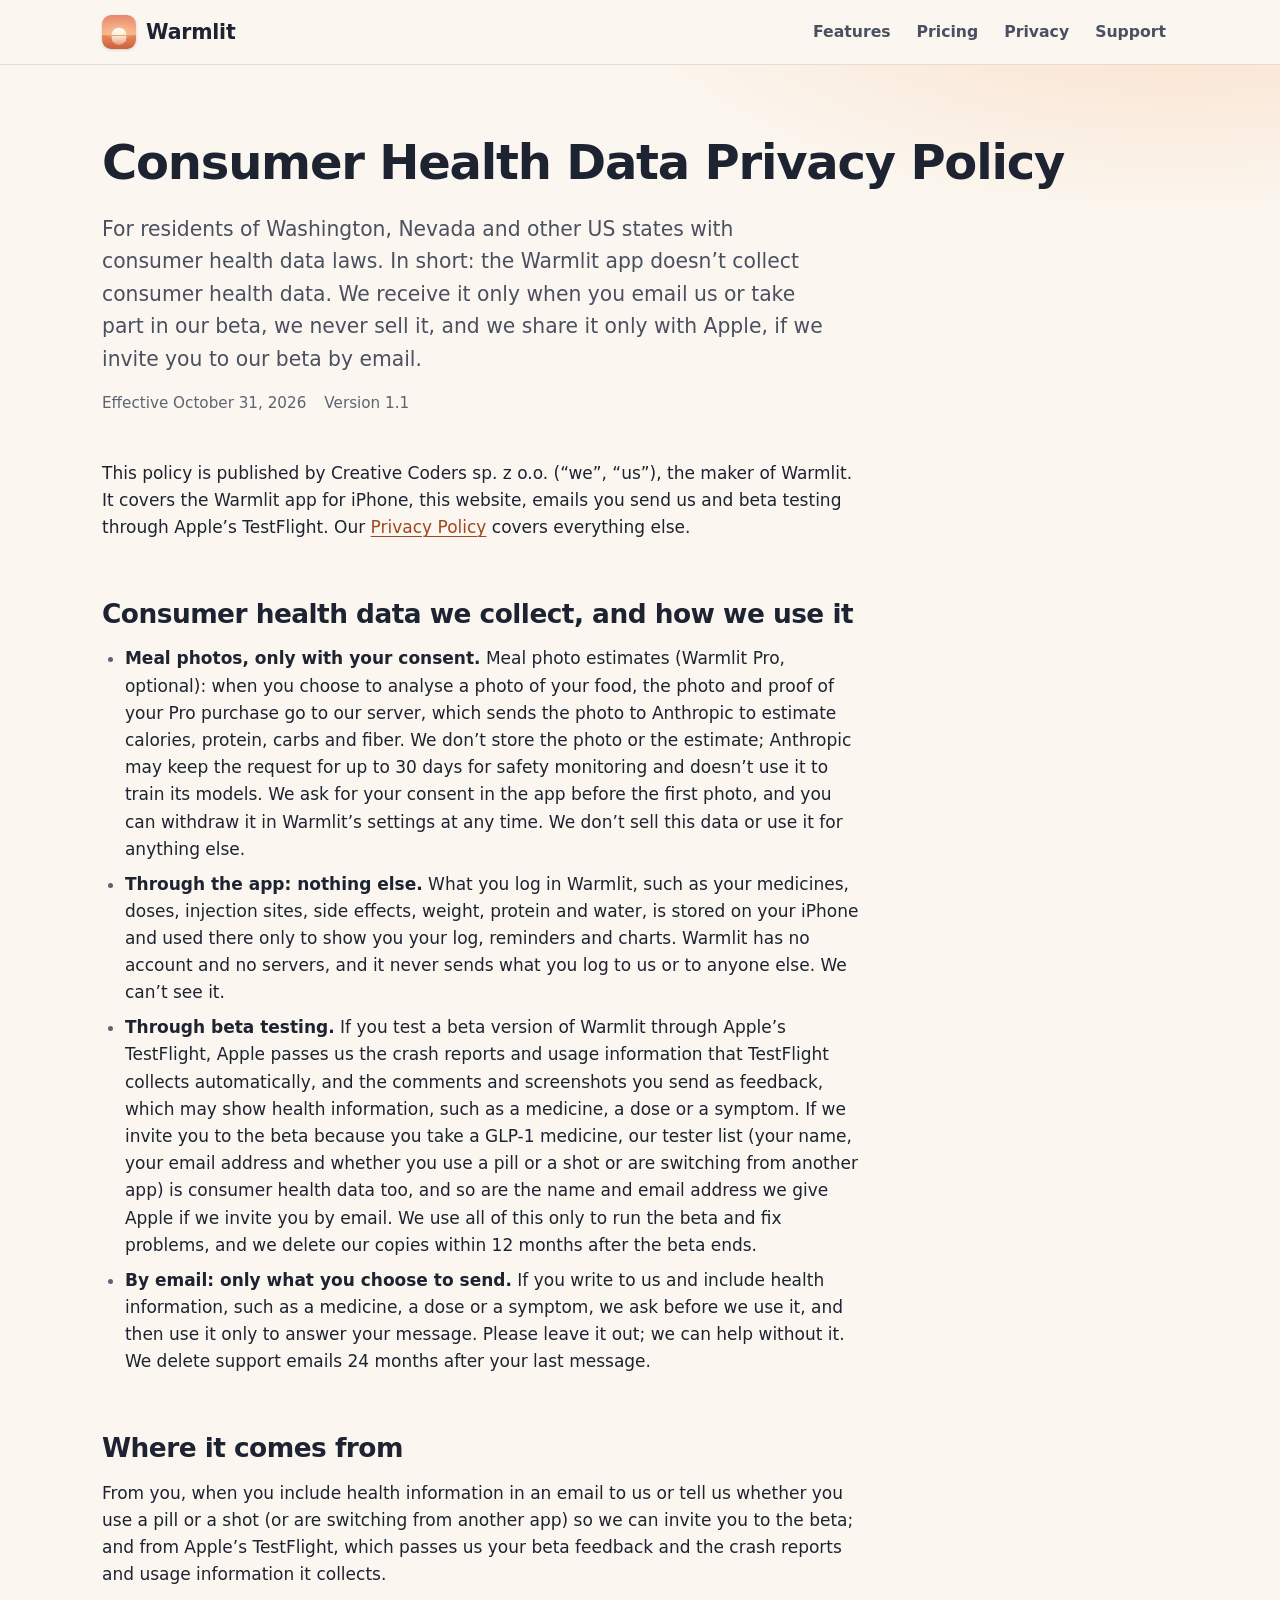
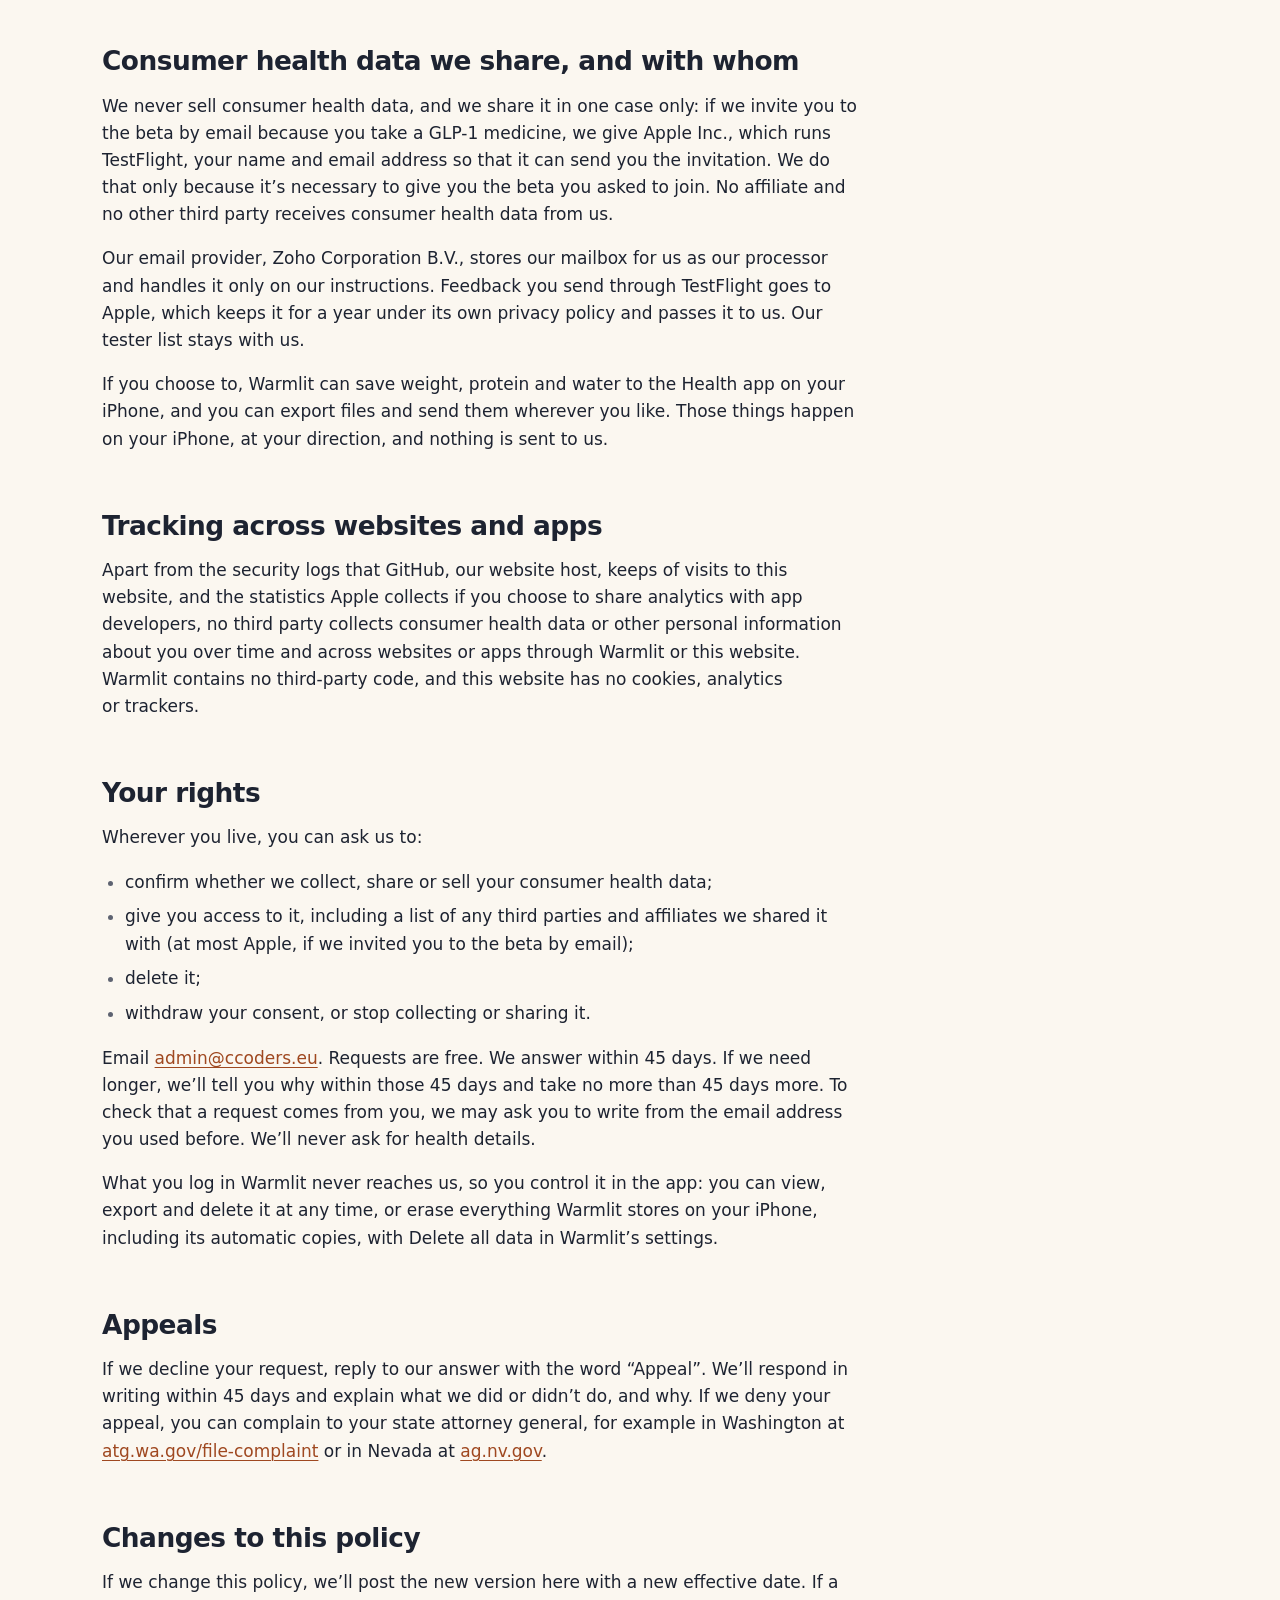
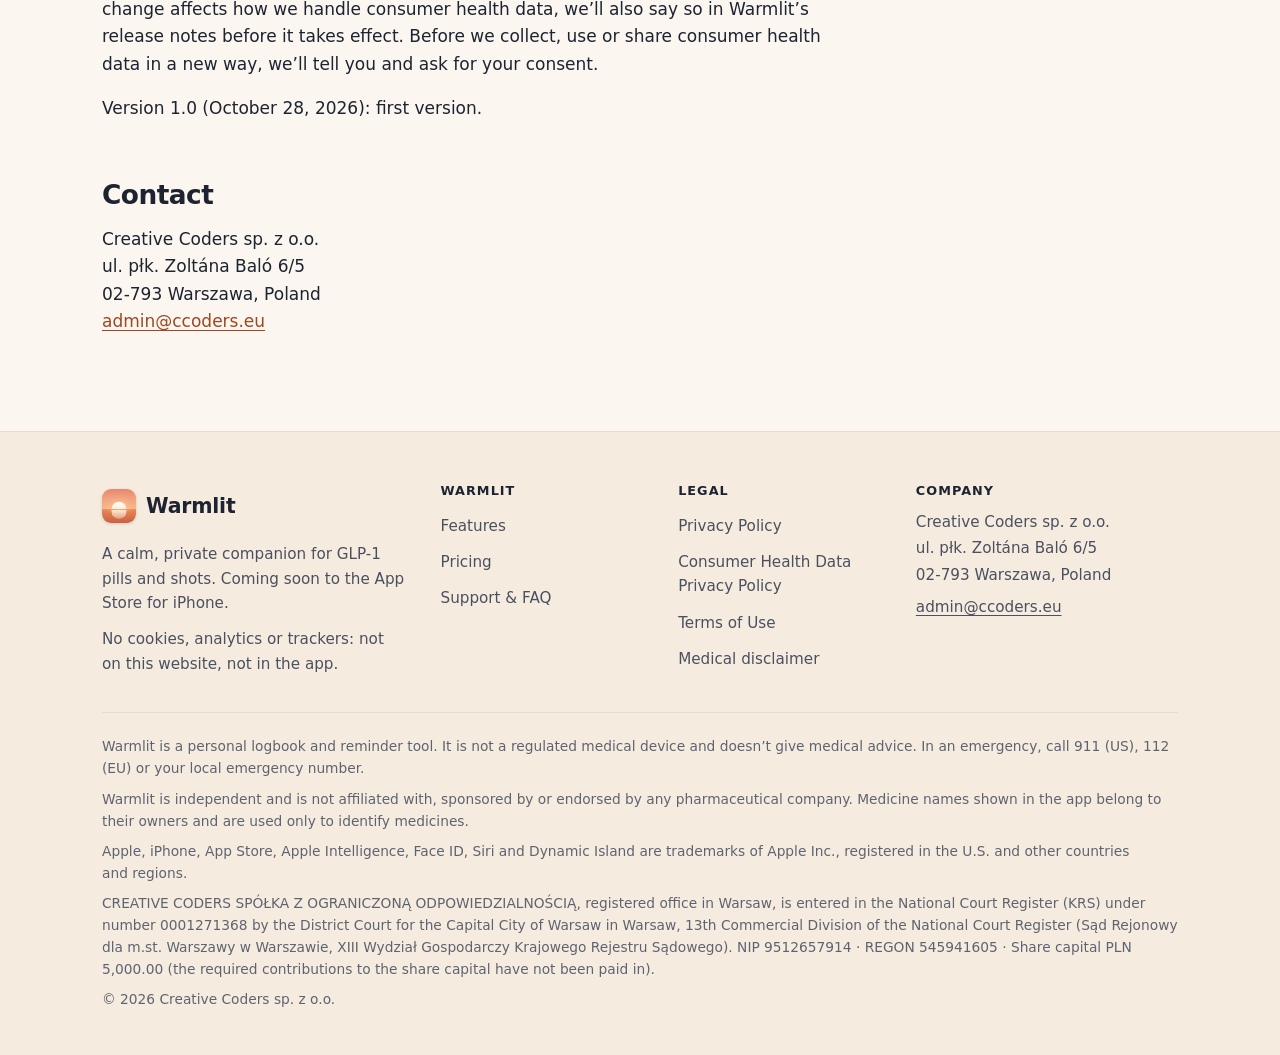
<file: consumer-health-data/index.html>
<!doctype html>
<html lang="en">
<head>
  <meta charset="utf-8">
  <meta name="viewport" content="width=device-width, initial-scale=1">
  <title>Consumer Health Data Privacy Policy · Warmlit</title>
  <meta name="description" content="Consumer Health Data Privacy Policy for Warmlit, for residents of Washington, Nevada and other US states: the app collects no consumer health data, and we never sell it.">
  <link rel="canonical" href="https://creative-coders-eu.github.io/warmlit/consumer-health-data/">
  <meta name="color-scheme" content="light dark">
  <meta name="theme-color" content="#fbf7f0" media="(prefers-color-scheme: light)">
  <meta name="theme-color" content="#15120f" media="(prefers-color-scheme: dark)">
  <meta name="referrer" content="no-referrer">
  <meta http-equiv="Content-Security-Policy" content="default-src 'none'; style-src 'self'; img-src 'self'; base-uri 'none'; form-action 'none'">
  <meta property="og:type" content="website">
  <meta property="og:site_name" content="Warmlit">
  <meta property="og:title" content="Consumer Health Data Privacy Policy · Warmlit">
  <meta property="og:description" content="Consumer Health Data Privacy Policy for Warmlit, for residents of Washington, Nevada and other US states: the app collects no consumer health data, and we never sell it.">
  <meta property="og:url" content="https://creative-coders-eu.github.io/warmlit/consumer-health-data/">
  <meta property="og:image" content="https://creative-coders-eu.github.io/warmlit/assets/warmlit-icon-512.png">
  <meta property="og:image:alt" content="The Warmlit app icon: a pale sun rising over still, warm water.">
  <meta name="twitter:card" content="summary">
  <link rel="icon" href="../favicon.ico" sizes="32x32">
  <link rel="icon" href="../favicon.svg" type="image/svg+xml">
  <link rel="apple-touch-icon" href="../apple-touch-icon.png">
  <link rel="stylesheet" href="../assets/site.css">
</head>
<body>
  <a class="skip-link" href="#main">Skip to content</a>
  <header class="site-header">
    <div class="wrap header-inner">
      <a class="brand" href="../">
        <img class="brand-mark" src="../favicon.svg" alt="" width="34" height="34">
        <span>Warmlit</span>
      </a>
      <nav class="site-nav" aria-label="Main">
        <ul>
          <li><a href="../#features">Features</a></li>
          <li><a href="../#pricing">Pricing</a></li>
          <li><a href="../privacy/">Privacy</a></li>
          <li><a href="../support/">Support</a></li>
        </ul>
      </nav>
    </div>
  </header>
  <main id="main">
    <div class="page-hero">
      <div class="wrap">
        <h1>Consumer Health Data Privacy Policy</h1>
        <p class="lede">For residents of Washington, Nevada and other US states with consumer health data laws. In short: the Warmlit app doesn’t collect consumer health data. We receive it only when you email us or take part in our beta, we never sell it, and we share it only with Apple, if we invite you to our beta by email.</p>
        <p class="doc-meta"><span>Effective <time datetime="2026-10-31">October 31, 2026</time></span><span>Version 1.1</span></p>
      </div>
    </div>

    <div class="doc">
      <div class="wrap">
        <article class="prose">
          <p>This policy is published by Creative Coders sp. z o.o. (“we”, “us”), the maker of Warmlit. It covers the Warmlit app for iPhone, this website, emails you send us and beta testing through Apple’s TestFlight. Our <a href="../privacy/">Privacy Policy</a> covers everything else.</p>

          <h2 id="collected">Consumer health data we collect, and how we use it</h2>
          <ul>
            <li><strong>Meal photos, only with your consent.</strong> Meal photo estimates (Warmlit Pro, optional): when you choose to analyse a photo of your food, the photo and proof of your Pro purchase go to our server, which sends the photo to Anthropic to estimate calories, protein, carbs and fiber. We don’t store the photo or the estimate; Anthropic may keep the request for up to 30 days for safety monitoring and doesn’t use it to train its models. We ask for your consent in the app before the first photo, and you can withdraw it in Warmlit’s settings at any time. We don’t sell this data or use it for anything else.</li>
            <li><strong>Through the app: nothing else.</strong> What you log in Warmlit, such as your medicines, doses, injection sites, side effects, weight, protein and water, is stored on your iPhone and used there only to show you your log, reminders and charts. Warmlit has no account and no servers, and it never sends what you log to us or to anyone else. We can’t see it.</li>
            <li><strong>Through beta testing.</strong> If you test a beta version of Warmlit through Apple’s TestFlight, Apple passes us the crash reports and usage information that TestFlight collects automatically, and the comments and screenshots you send as feedback, which may show health information, such as a medicine, a dose or a symptom. If we invite you to the beta because you take a GLP-1 medicine, our tester list (your name, your email address and whether you use a pill or a shot or are switching from another app) is consumer health data too, and so are the name and email address we give Apple if we invite you by email. We use all of this only to run the beta and fix problems, and we delete our copies within 12 months after the beta ends.</li>
            <li><strong>By email: only what you choose to send.</strong> If you write to us and include health information, such as a medicine, a dose or a symptom, we ask before we use it, and then use it only to answer your message. Please leave it out; we can help without it. We delete support emails 24 months after your last message.</li>
          </ul>

          <h2 id="sources">Where it comes from</h2>
          <p>From you, when you include health information in an email to us or tell us whether you use a pill or a shot (or are switching from another app) so we can invite you to the beta; and from Apple’s TestFlight, which passes us your beta feedback and the crash reports and usage information it collects.</p>

          <h2 id="sharing">Consumer health data we share, and with whom</h2>
          <p>We never sell consumer health data, and we share it in one case only: if we invite you to the beta by email because you take a GLP-1 medicine, we give Apple Inc., which runs TestFlight, your name and email address so that it can send you the invitation. We do that only because it’s necessary to give you the beta you asked to join. No affiliate and no other third party receives consumer health data from us.</p>
          <p>Our email provider, Zoho Corporation B.V., stores our mailbox for us as our processor and handles it only on our instructions. Feedback you send through TestFlight goes to Apple, which keeps it for a year under its own privacy policy and passes it to us. Our tester list stays with us.</p>
          <p>If you choose to, Warmlit can save weight, protein and water to the Health app on your iPhone, and you can export files and send them wherever you like. Those things happen on your iPhone, at your direction, and nothing is sent to us.</p>

          <h2 id="tracking">Tracking across websites and apps</h2>
          <p>Apart from the security logs that GitHub, our website host, keeps of visits to this website, and the statistics Apple collects if you choose to share analytics with app developers, no third party collects consumer health data or other personal information about you over time and across websites or apps through Warmlit or this website. Warmlit contains no third-party code, and this website has no cookies, analytics or trackers.</p>

          <h2 id="rights">Your rights</h2>
          <p>Wherever you live, you can ask us to:</p>
          <ul>
            <li>confirm whether we collect, share or sell your consumer health data;</li>
            <li>give you access to it, including a list of any third parties and affiliates we shared it with (at most Apple, if we invited you to the beta by email);</li>
            <li>delete it;</li>
            <li>withdraw your consent, or stop collecting or sharing it.</li>
          </ul>
          <p>Email <a href="mailto:admin@ccoders.eu">admin@ccoders.eu</a>. Requests are free. We answer within 45 days. If we need longer, we’ll tell you why within those 45 days and take no more than 45 days more. To check that a request comes from you, we may ask you to write from the email address you used before. We’ll never ask for health details.</p>
          <p>What you log in Warmlit never reaches us, so you control it in the app: you can view, export and delete it at any time, or erase everything Warmlit stores on your iPhone, including its automatic copies, with Delete all data in Warmlit’s settings.</p>

          <h2 id="appeals">Appeals</h2>
          <p>If we decline your request, reply to our answer with the word “Appeal”. We’ll respond in writing within 45 days and explain what we did or didn’t do, and why. If we deny your appeal, you can complain to your state attorney general, for example in Washington at <a href="https://www.atg.wa.gov/file-complaint">atg.wa.gov/file-complaint</a> or in Nevada at <a href="https://ag.nv.gov/Complaints/File_Complaint/">ag.nv.gov</a>.</p>

          <h2 id="changes">Changes to this policy</h2>
          <p>If we change this policy, we’ll post the new version here with a new effective date. If a change affects how we handle consumer health data, we’ll also say so in Warmlit’s release notes before it takes effect. Before we collect, use or share consumer health data in a new way, we’ll tell you and ask for your consent.</p>
          <p>Version 1.0 (<time datetime="2026-10-28">October 28, 2026</time>): first version.</p>

          <h2 id="contact">Contact</h2>
          <address>
            Creative Coders sp. z o.o.<br>
            <span lang="pl">ul. płk. Zoltána Baló 6/5</span><br>
            02-793 <span lang="pl">Warszawa</span>, Poland<br>
            <a href="mailto:admin@ccoders.eu">admin@ccoders.eu</a>
          </address>
        </article>
      </div>
    </div>
  </main>
  <footer class="site-footer">
    <div class="wrap">
      <div class="footer-grid">
        <div class="footer-brand">
          <a class="brand" href="../">
            <img class="brand-mark" src="../favicon.svg" alt="" width="34" height="34">
            <span>Warmlit</span>
          </a>
          <p>A calm, private companion for GLP-1 pills and shots. Coming soon to the App Store for iPhone.</p>
          <p>No cookies, analytics or trackers: not on this website, not in the app.</p>
        </div>
        <nav class="footer-col" aria-label="Product">
          <h2 class="footer-title">Warmlit</h2>
          <ul>
            <li><a href="../#features">Features</a></li>
            <li><a href="../#pricing">Pricing</a></li>
            <li><a href="../support/">Support &amp; FAQ</a></li>
          </ul>
        </nav>
        <nav class="footer-col" aria-label="Legal">
          <h2 class="footer-title">Legal</h2>
          <ul>
            <li><a href="../privacy/">Privacy Policy</a></li>
            <li><a href="../consumer-health-data/" aria-current="page">Consumer Health Data Privacy Policy</a></li>
            <li><a href="../terms/">Terms of Use</a></li>
            <li><a href="../disclaimer/">Medical disclaimer</a></li>
          </ul>
        </nav>
        <div class="footer-col">
          <h2 class="footer-title">Company</h2>
          <address>
            Creative Coders sp. z o.o.<br>
            <span lang="pl">ul. płk. Zoltána Baló 6/5</span><br>
            02-793 <span lang="pl">Warszawa</span>, Poland<br>
            <a href="mailto:admin@ccoders.eu">admin@ccoders.eu</a>
          </address>
        </div>
      </div>
      <div class="footer-legal">
        <p>Warmlit is a personal logbook and reminder tool. It is not a regulated medical device and doesn’t give medical advice. In an emergency, call 911 (US), 112 (EU) or your local emergency number.</p>
        <p>Warmlit is independent and is not affiliated with, sponsored by or endorsed by any pharmaceutical company. Medicine names shown in the app belong to their owners and are used only to identify medicines.</p>
        <p>Apple, iPhone, App Store, Apple Intelligence, Face ID, Siri and Dynamic Island are trademarks of Apple Inc., registered in the U.S. and other countries and regions.</p>
        <p><span lang="pl">CREATIVE CODERS SPÓŁKA Z OGRANICZONĄ ODPOWIEDZIALNOŚCIĄ</span>, registered office in Warsaw, is entered in the National Court Register (KRS) under number 0001271368 by the District Court for the Capital City of Warsaw in Warsaw, 13th Commercial Division of the National Court Register (<span lang="pl">Sąd Rejonowy dla m.st. Warszawy w Warszawie, XIII Wydział Gospodarczy Krajowego Rejestru Sądowego</span>). NIP 9512657914 · REGON 545941605 · Share capital PLN 5,000.00 (the required contributions to the share capital have not been paid in).</p>
        <p>© 2026 Creative Coders sp. z o.o.</p>
      </div>
    </div>
  </footer>
</body>
</html>
</file>
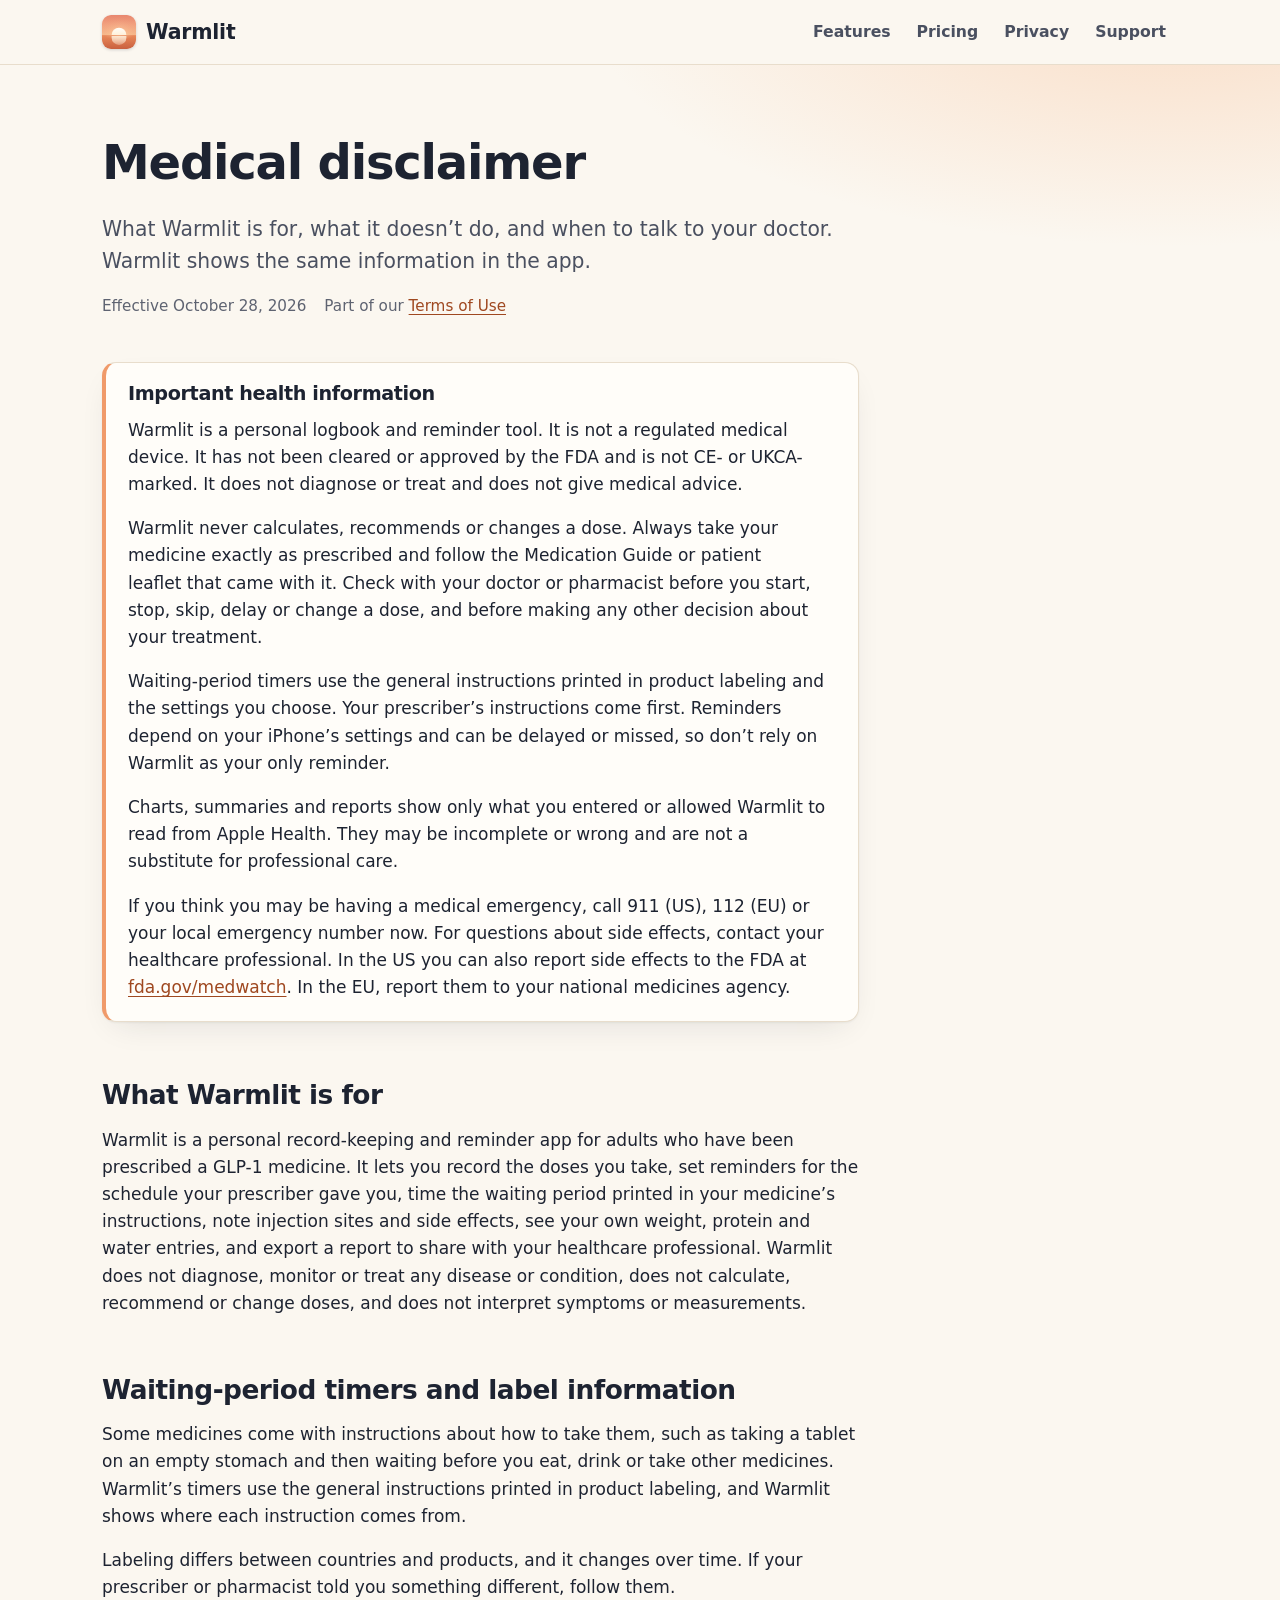
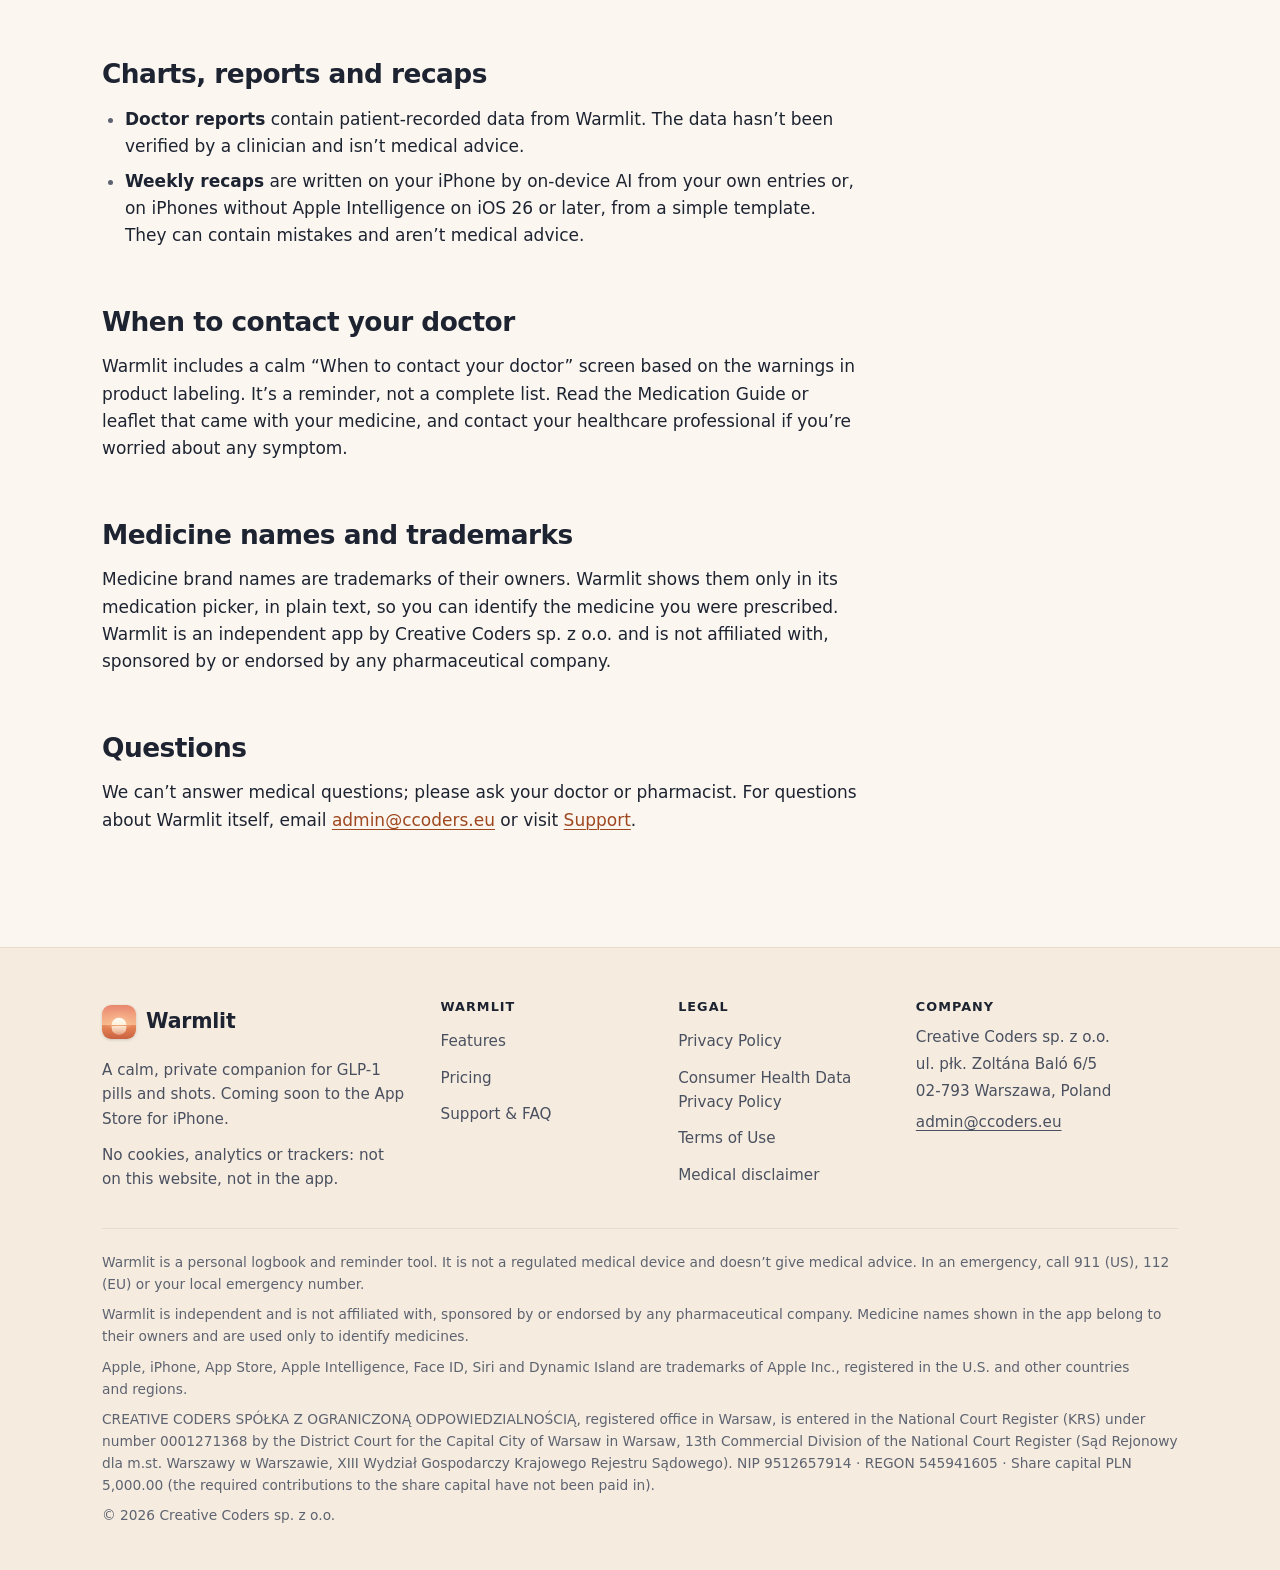
<file: disclaimer/index.html>
<!doctype html>
<html lang="en">
<head>
  <meta charset="utf-8">
  <meta name="viewport" content="width=device-width, initial-scale=1">
  <title>Medical disclaimer · Warmlit</title>
  <meta name="description" content="Important health information: Warmlit is a personal logbook and reminder tool, not a regulated medical device, and never calculates or recommends a dose.">
  <link rel="canonical" href="https://creative-coders-eu.github.io/warmlit/disclaimer/">
  <meta name="color-scheme" content="light dark">
  <meta name="theme-color" content="#fbf7f0" media="(prefers-color-scheme: light)">
  <meta name="theme-color" content="#15120f" media="(prefers-color-scheme: dark)">
  <meta name="referrer" content="no-referrer">
  <meta http-equiv="Content-Security-Policy" content="default-src 'none'; style-src 'self'; img-src 'self'; base-uri 'none'; form-action 'none'">
  <meta property="og:type" content="website">
  <meta property="og:site_name" content="Warmlit">
  <meta property="og:title" content="Medical disclaimer · Warmlit">
  <meta property="og:description" content="Important health information: Warmlit is a personal logbook and reminder tool, not a regulated medical device, and never calculates or recommends a dose.">
  <meta property="og:url" content="https://creative-coders-eu.github.io/warmlit/disclaimer/">
  <meta property="og:image" content="https://creative-coders-eu.github.io/warmlit/assets/warmlit-icon-512.png">
  <meta property="og:image:alt" content="The Warmlit app icon: a pale sun rising over still, warm water.">
  <meta name="twitter:card" content="summary">
  <link rel="icon" href="../favicon.ico" sizes="32x32">
  <link rel="icon" href="../favicon.svg" type="image/svg+xml">
  <link rel="apple-touch-icon" href="../apple-touch-icon.png">
  <link rel="stylesheet" href="../assets/site.css">
</head>
<body>
  <a class="skip-link" href="#main">Skip to content</a>
  <header class="site-header">
    <div class="wrap header-inner">
      <a class="brand" href="../">
        <img class="brand-mark" src="../favicon.svg" alt="" width="34" height="34">
        <span>Warmlit</span>
      </a>
      <nav class="site-nav" aria-label="Main">
        <ul>
          <li><a href="../#features">Features</a></li>
          <li><a href="../#pricing">Pricing</a></li>
          <li><a href="../privacy/">Privacy</a></li>
          <li><a href="../support/">Support</a></li>
        </ul>
      </nav>
    </div>
  </header>
  <main id="main">
    <div class="page-hero">
      <div class="wrap">
        <h1>Medical disclaimer</h1>
        <p class="lede">What Warmlit is for, what it doesn’t do, and when to talk to your doctor. Warmlit shows the same information in the app.</p>
        <p class="doc-meta"><span>Effective <time datetime="2026-10-28">October 28, 2026</time></span><span>Part of our <a href="../terms/">Terms of Use</a></span></p>
      </div>
    </div>

    <div class="doc">
      <div class="wrap">
        <article class="prose">
          <section class="callout" aria-labelledby="important">
            <h2 id="important">Important health information</h2>
            <p>Warmlit is a personal logbook and reminder tool. It is not a regulated medical device. It has not been cleared or approved by the FDA and is not CE- or UKCA-marked. It does not diagnose or treat and does not give medical advice.</p>
            <p>Warmlit never calculates, recommends or changes a dose. Always take your medicine exactly as prescribed and follow the Medication Guide or patient leaflet that came with it. Check with your doctor or pharmacist before you start, stop, skip, delay or change a dose, and before making any other decision about your treatment.</p>
            <p>Waiting-period timers use the general instructions printed in product labeling and the settings you choose. Your prescriber’s instructions come first. Reminders depend on your iPhone’s settings and can be delayed or missed, so don’t rely on Warmlit as your only reminder.</p>
            <p>Charts, summaries and reports show only what you entered or allowed Warmlit to read from Apple Health. They may be incomplete or wrong and are not a substitute for professional care.</p>
            <p>If you think you may be having a medical emergency, call 911 (US), 112 (EU) or your local emergency number now. For questions about side effects, contact your healthcare professional. In the US you can also report side effects to the FDA at <a href="https://www.fda.gov/medwatch">fda.gov/medwatch</a>. In the EU, report them to your national medicines agency.</p>
          </section>

          <h2 id="intended-purpose">What Warmlit is for</h2>
          <p>Warmlit is a personal record-keeping and reminder app for adults who have been prescribed a GLP-1 medicine. It lets you record the doses you take, set reminders for the schedule your prescriber gave you, time the waiting period printed in your medicine’s instructions, note injection sites and side effects, see your own weight, protein and water entries, and export a report to share with your healthcare professional. Warmlit does not diagnose, monitor or treat any disease or condition, does not calculate, recommend or change doses, and does not interpret symptoms or measurements.</p>

          <h2 id="timers">Waiting-period timers and label information</h2>
          <p>Some medicines come with instructions about how to take them, such as taking a tablet on an empty stomach and then waiting before you eat, drink or take other medicines. Warmlit’s timers use the general instructions printed in product labeling, and Warmlit shows where each instruction comes from.</p>
          <p>Labeling differs between countries and products, and it changes over time. If your prescriber or pharmacist told you something different, follow them.</p>

          <h2 id="reports">Charts, reports and recaps</h2>
          <ul>
            <li><strong>Doctor reports</strong> contain patient-recorded data from Warmlit. The data hasn’t been verified by a clinician and isn’t medical advice.</li>
            <li><strong>Weekly recaps</strong> are written on your iPhone by on-device AI from your own entries or, on iPhones without Apple Intelligence on iOS 26 or later, from a simple template. They can contain mistakes and aren’t medical advice.</li>
          </ul>

          <h2 id="contact-doctor">When to contact your doctor</h2>
          <p>Warmlit includes a calm “When to contact your doctor” screen based on the warnings in product labeling. It’s a reminder, not a complete list. Read the Medication Guide or leaflet that came with your medicine, and contact your healthcare professional if you’re worried about any symptom.</p>

          <h2 id="trademarks">Medicine names and trademarks</h2>
          <p>Medicine brand names are trademarks of their owners. Warmlit shows them only in its medication picker, in plain text, so you can identify the medicine you were prescribed. Warmlit is an independent app by Creative Coders sp. z o.o. and is not affiliated with, sponsored by or endorsed by any pharmaceutical company.</p>

          <h2 id="questions">Questions</h2>
          <p>We can’t answer medical questions; please ask your doctor or pharmacist. For questions about Warmlit itself, email <a href="mailto:admin@ccoders.eu">admin@ccoders.eu</a> or visit <a href="../support/">Support</a>.</p>
        </article>
      </div>
    </div>
  </main>
  <footer class="site-footer">
    <div class="wrap">
      <div class="footer-grid">
        <div class="footer-brand">
          <a class="brand" href="../">
            <img class="brand-mark" src="../favicon.svg" alt="" width="34" height="34">
            <span>Warmlit</span>
          </a>
          <p>A calm, private companion for GLP-1 pills and shots. Coming soon to the App Store for iPhone.</p>
          <p>No cookies, analytics or trackers: not on this website, not in the app.</p>
        </div>
        <nav class="footer-col" aria-label="Product">
          <h2 class="footer-title">Warmlit</h2>
          <ul>
            <li><a href="../#features">Features</a></li>
            <li><a href="../#pricing">Pricing</a></li>
            <li><a href="../support/">Support &amp; FAQ</a></li>
          </ul>
        </nav>
        <nav class="footer-col" aria-label="Legal">
          <h2 class="footer-title">Legal</h2>
          <ul>
            <li><a href="../privacy/">Privacy Policy</a></li>
            <li><a href="../consumer-health-data/">Consumer Health Data Privacy Policy</a></li>
            <li><a href="../terms/">Terms of Use</a></li>
            <li><a href="../disclaimer/">Medical disclaimer</a></li>
          </ul>
        </nav>
        <div class="footer-col">
          <h2 class="footer-title">Company</h2>
          <address>
            Creative Coders sp. z o.o.<br>
            <span lang="pl">ul. płk. Zoltána Baló 6/5</span><br>
            02-793 <span lang="pl">Warszawa</span>, Poland<br>
            <a href="mailto:admin@ccoders.eu">admin@ccoders.eu</a>
          </address>
        </div>
      </div>
      <div class="footer-legal">
        <p>Warmlit is a personal logbook and reminder tool. It is not a regulated medical device and doesn’t give medical advice. In an emergency, call 911 (US), 112 (EU) or your local emergency number.</p>
        <p>Warmlit is independent and is not affiliated with, sponsored by or endorsed by any pharmaceutical company. Medicine names shown in the app belong to their owners and are used only to identify medicines.</p>
        <p>Apple, iPhone, App Store, Apple Intelligence, Face ID, Siri and Dynamic Island are trademarks of Apple Inc., registered in the U.S. and other countries and regions.</p>
        <p><span lang="pl">CREATIVE CODERS SPÓŁKA Z OGRANICZONĄ ODPOWIEDZIALNOŚCIĄ</span>, registered office in Warsaw, is entered in the National Court Register (KRS) under number 0001271368 by the District Court for the Capital City of Warsaw in Warsaw, 13th Commercial Division of the National Court Register (<span lang="pl">Sąd Rejonowy dla m.st. Warszawy w Warszawie, XIII Wydział Gospodarczy Krajowego Rejestru Sądowego</span>). NIP 9512657914 · REGON 545941605 · Share capital PLN 5,000.00 (the required contributions to the share capital have not been paid in).</p>
        <p>© 2026 Creative Coders sp. z o.o.</p>
      </div>
    </div>
  </footer>
</body>
</html>
</file>
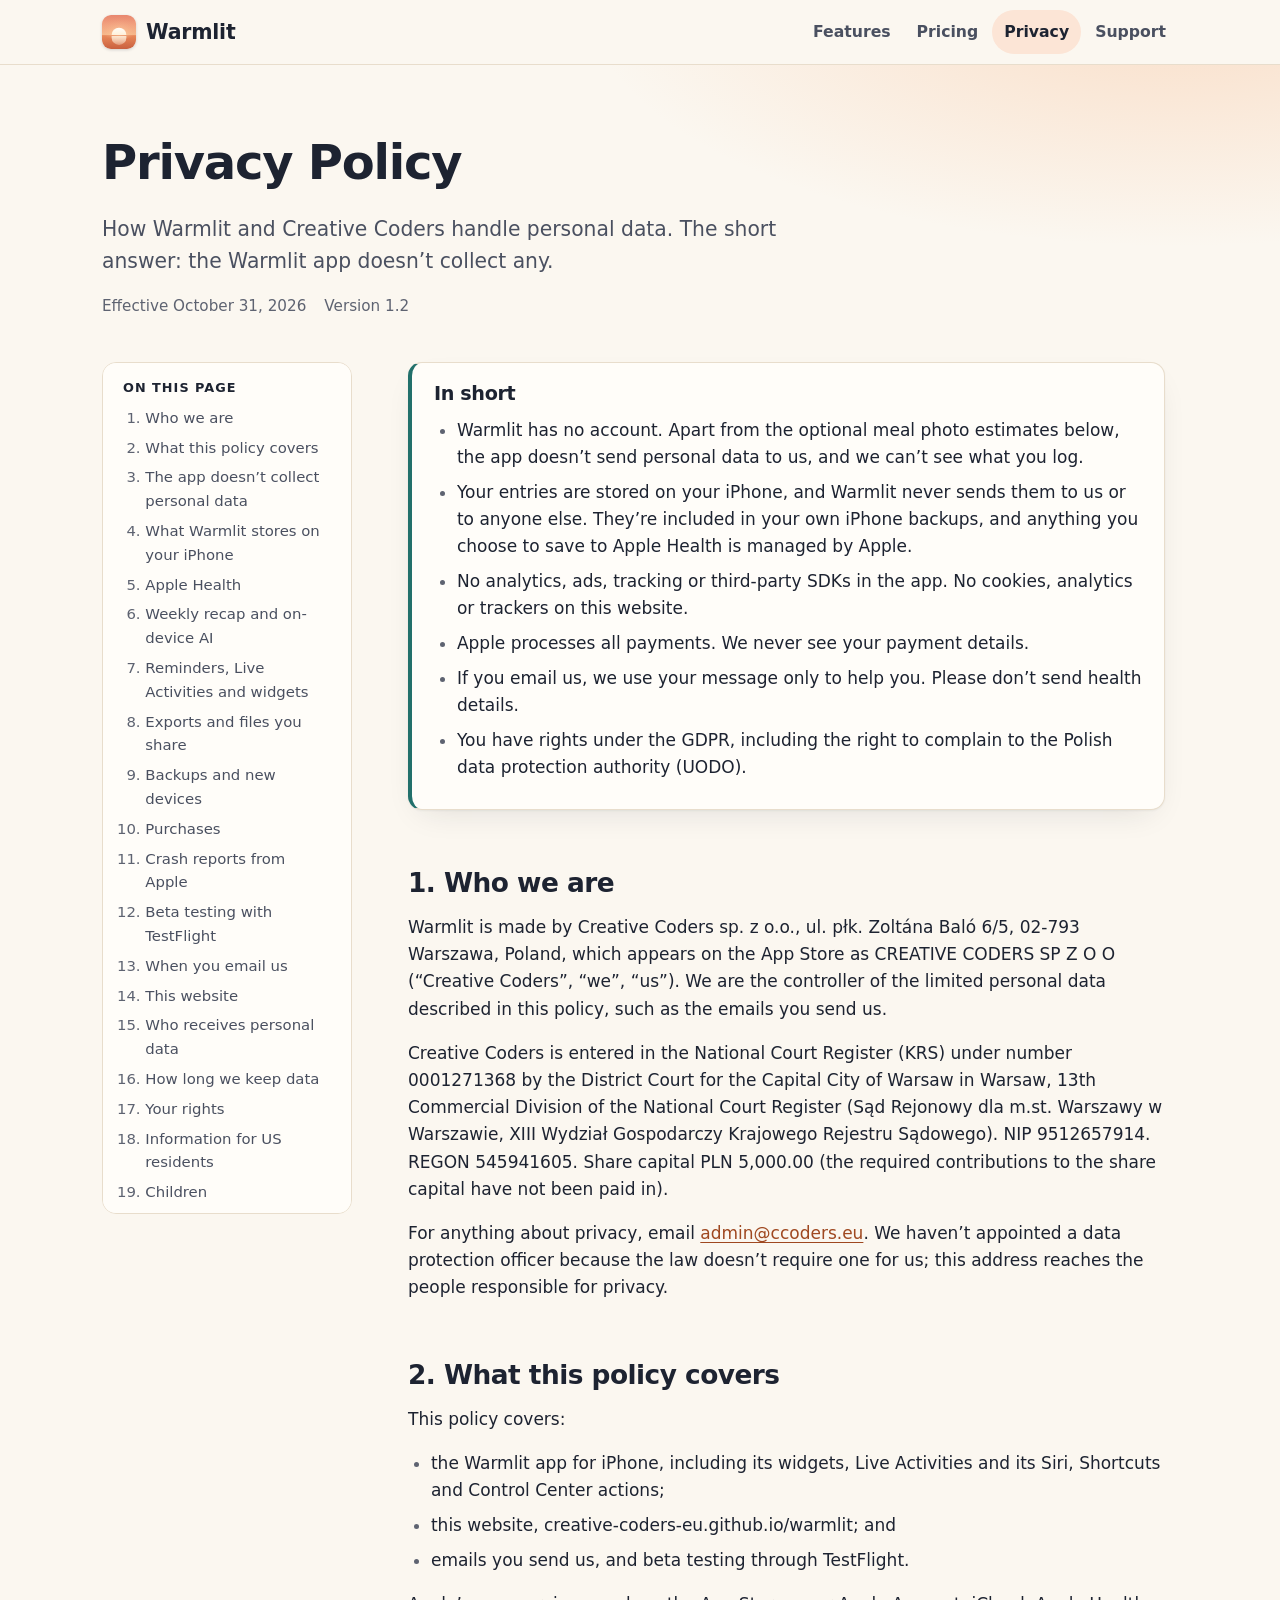
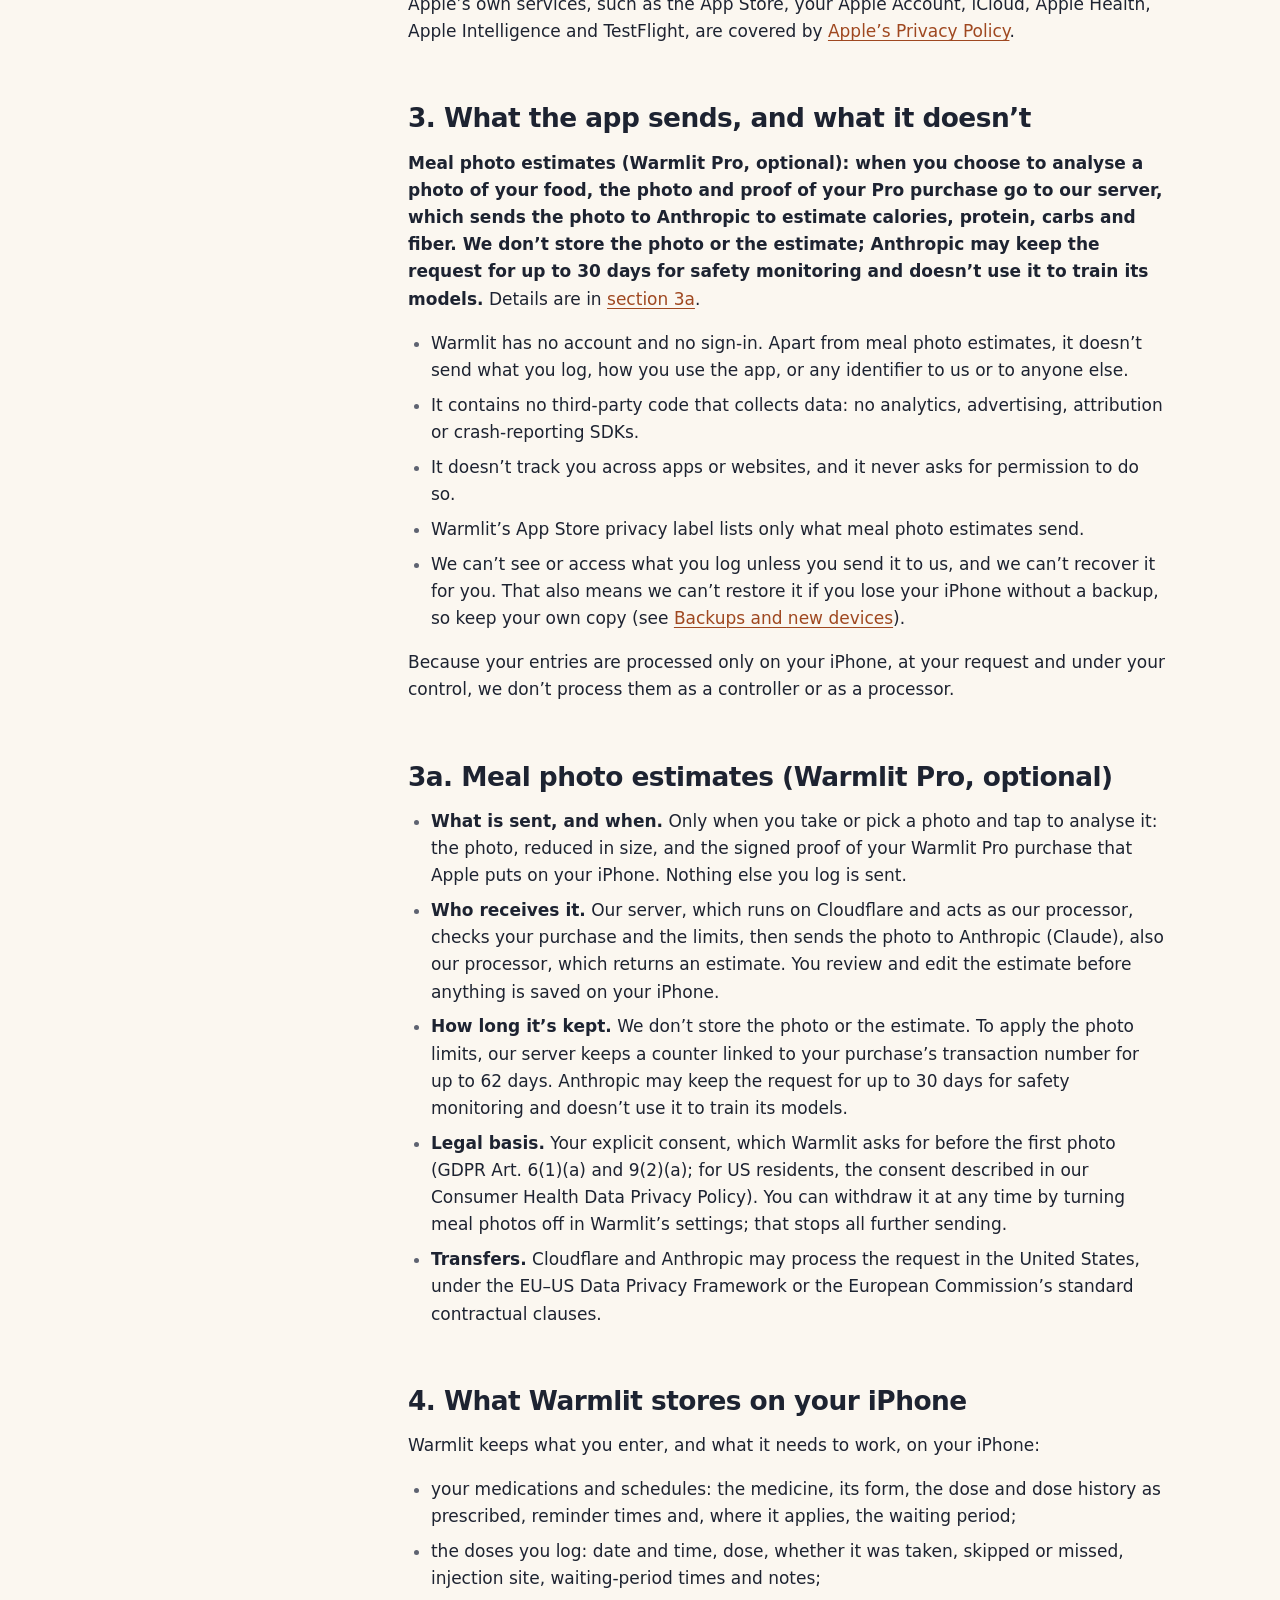
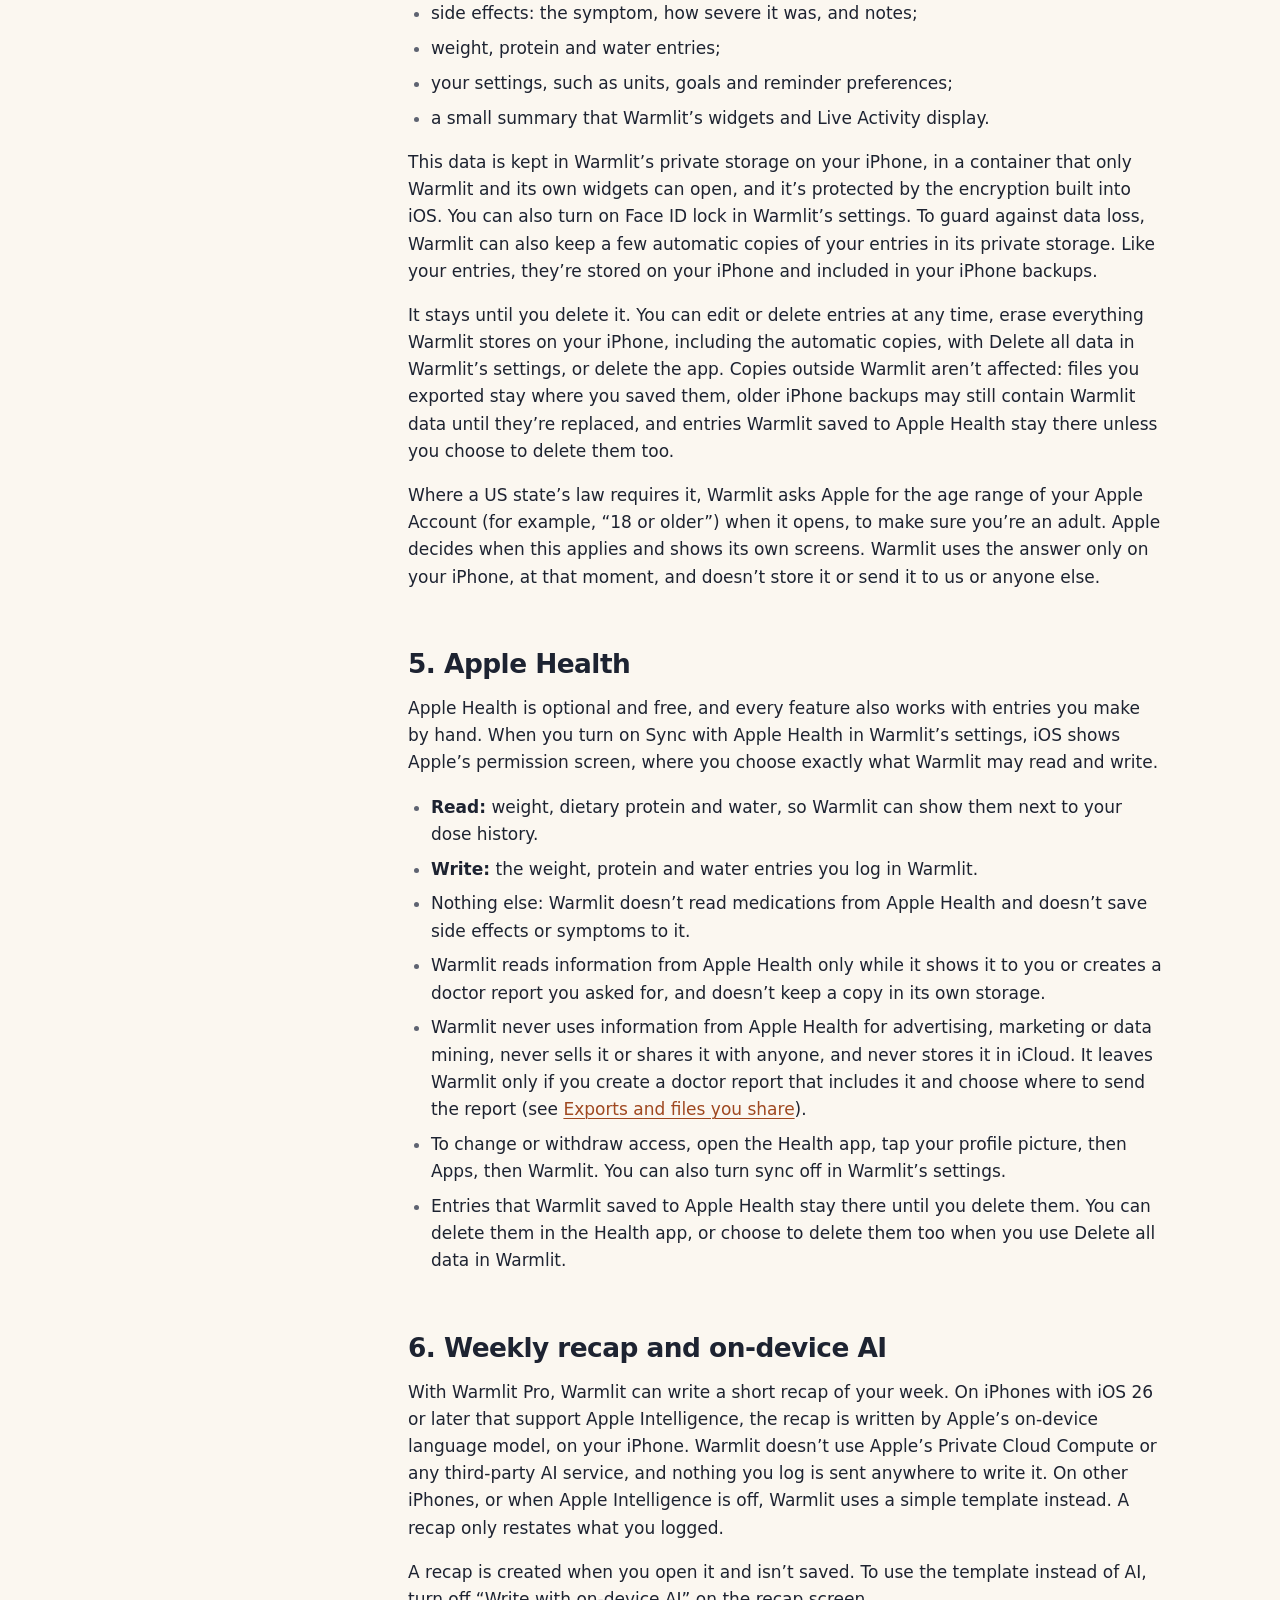
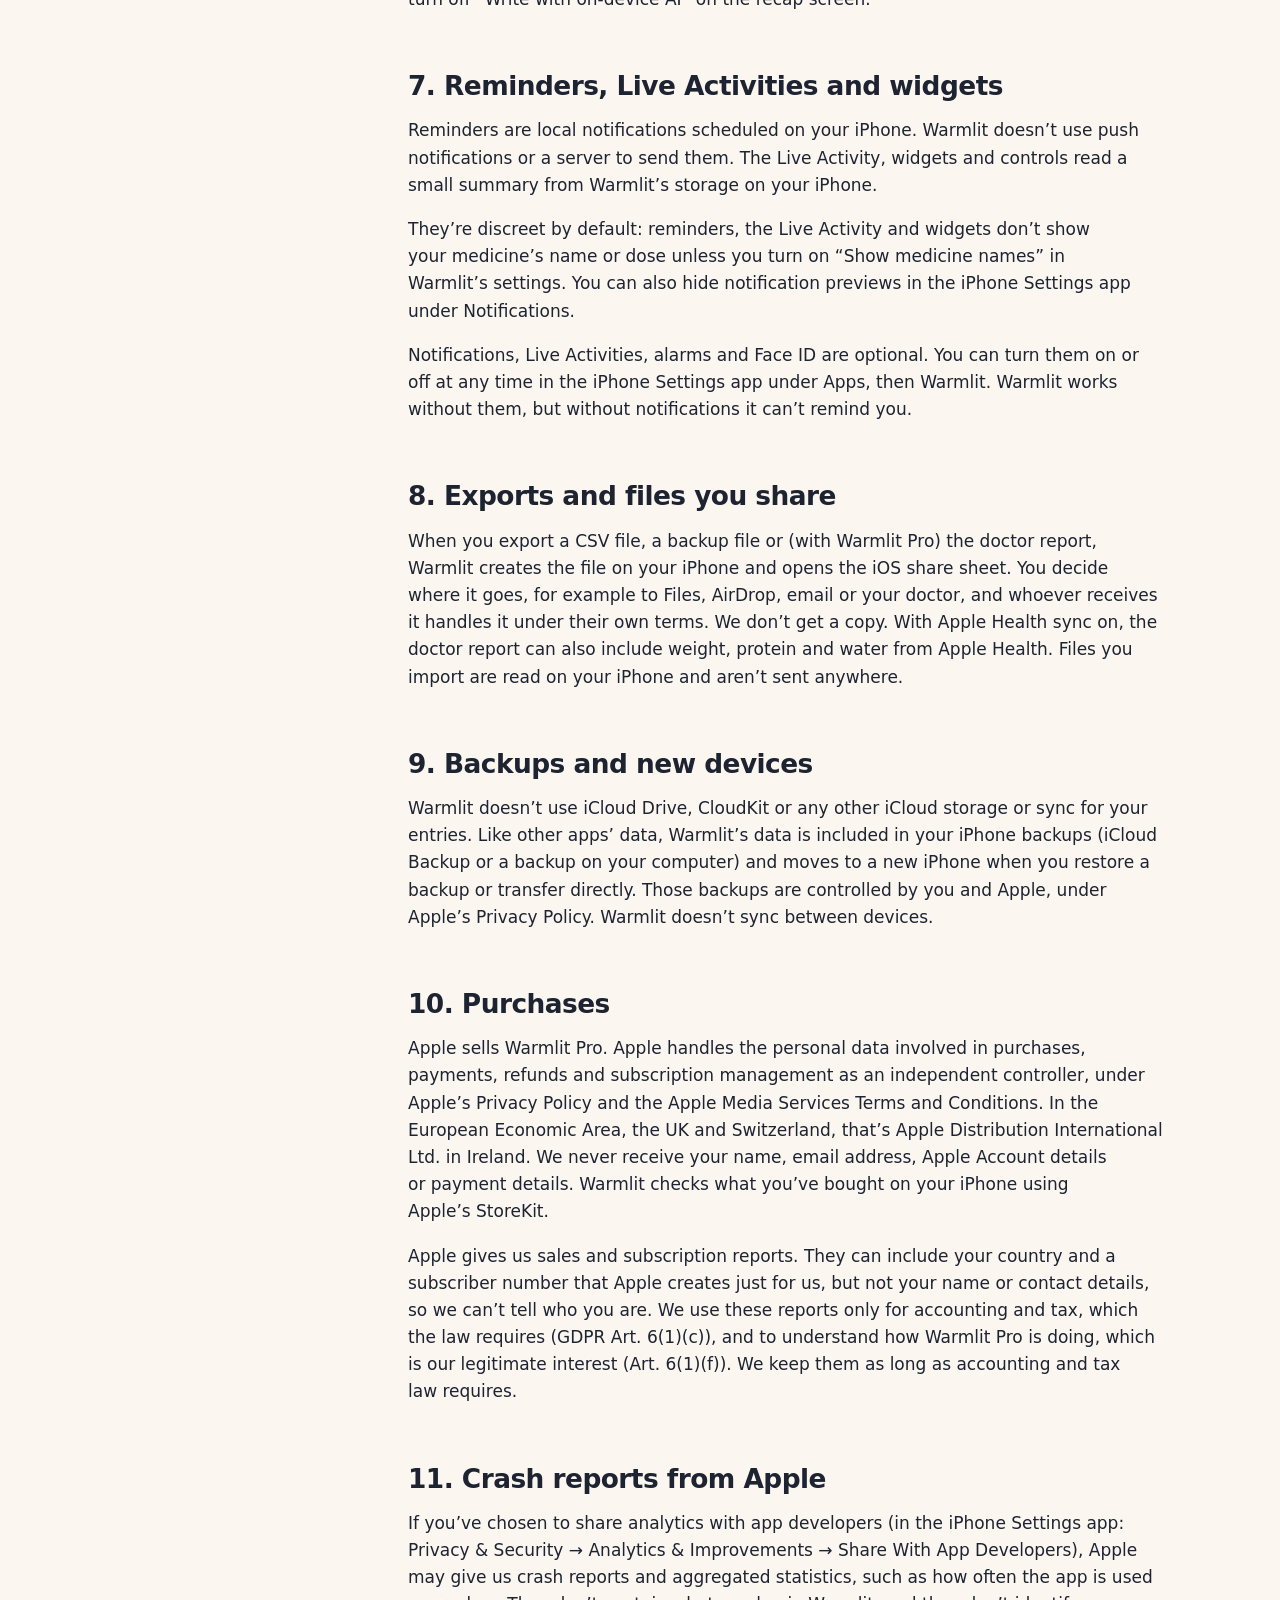
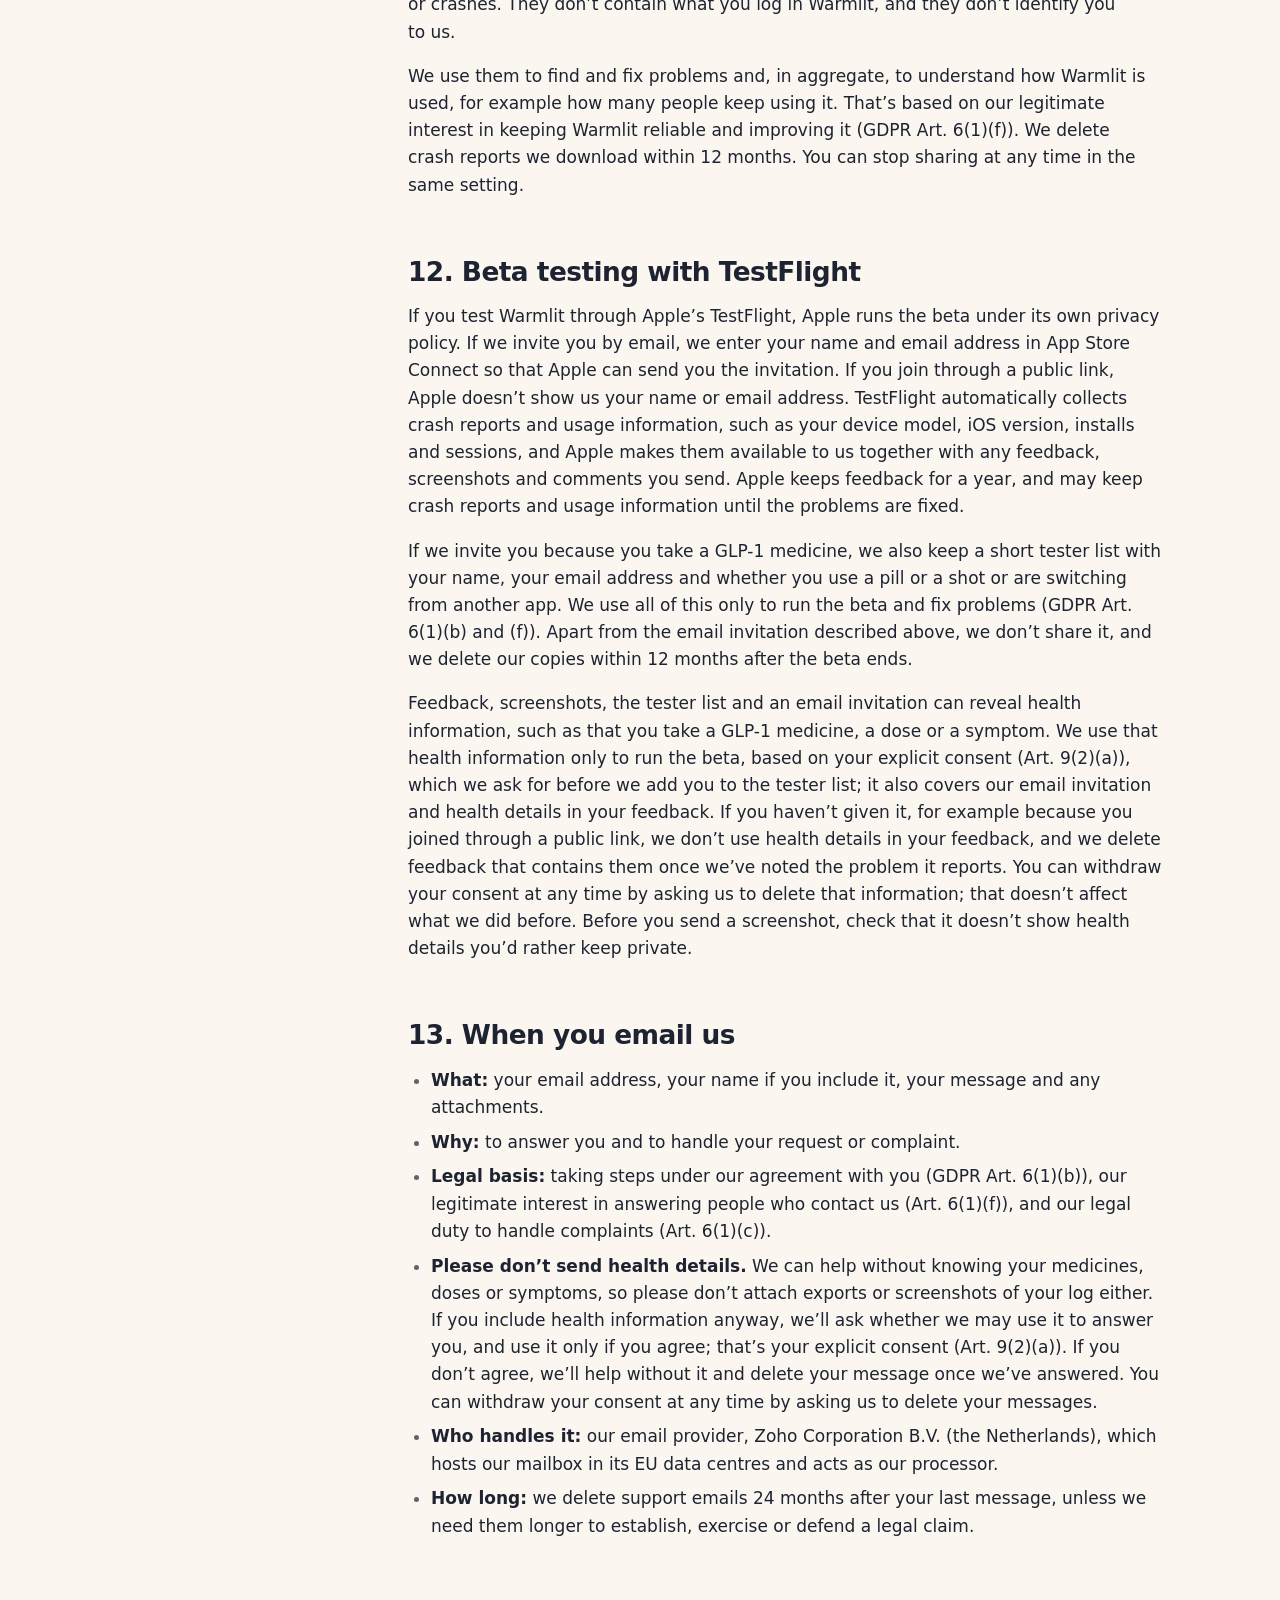
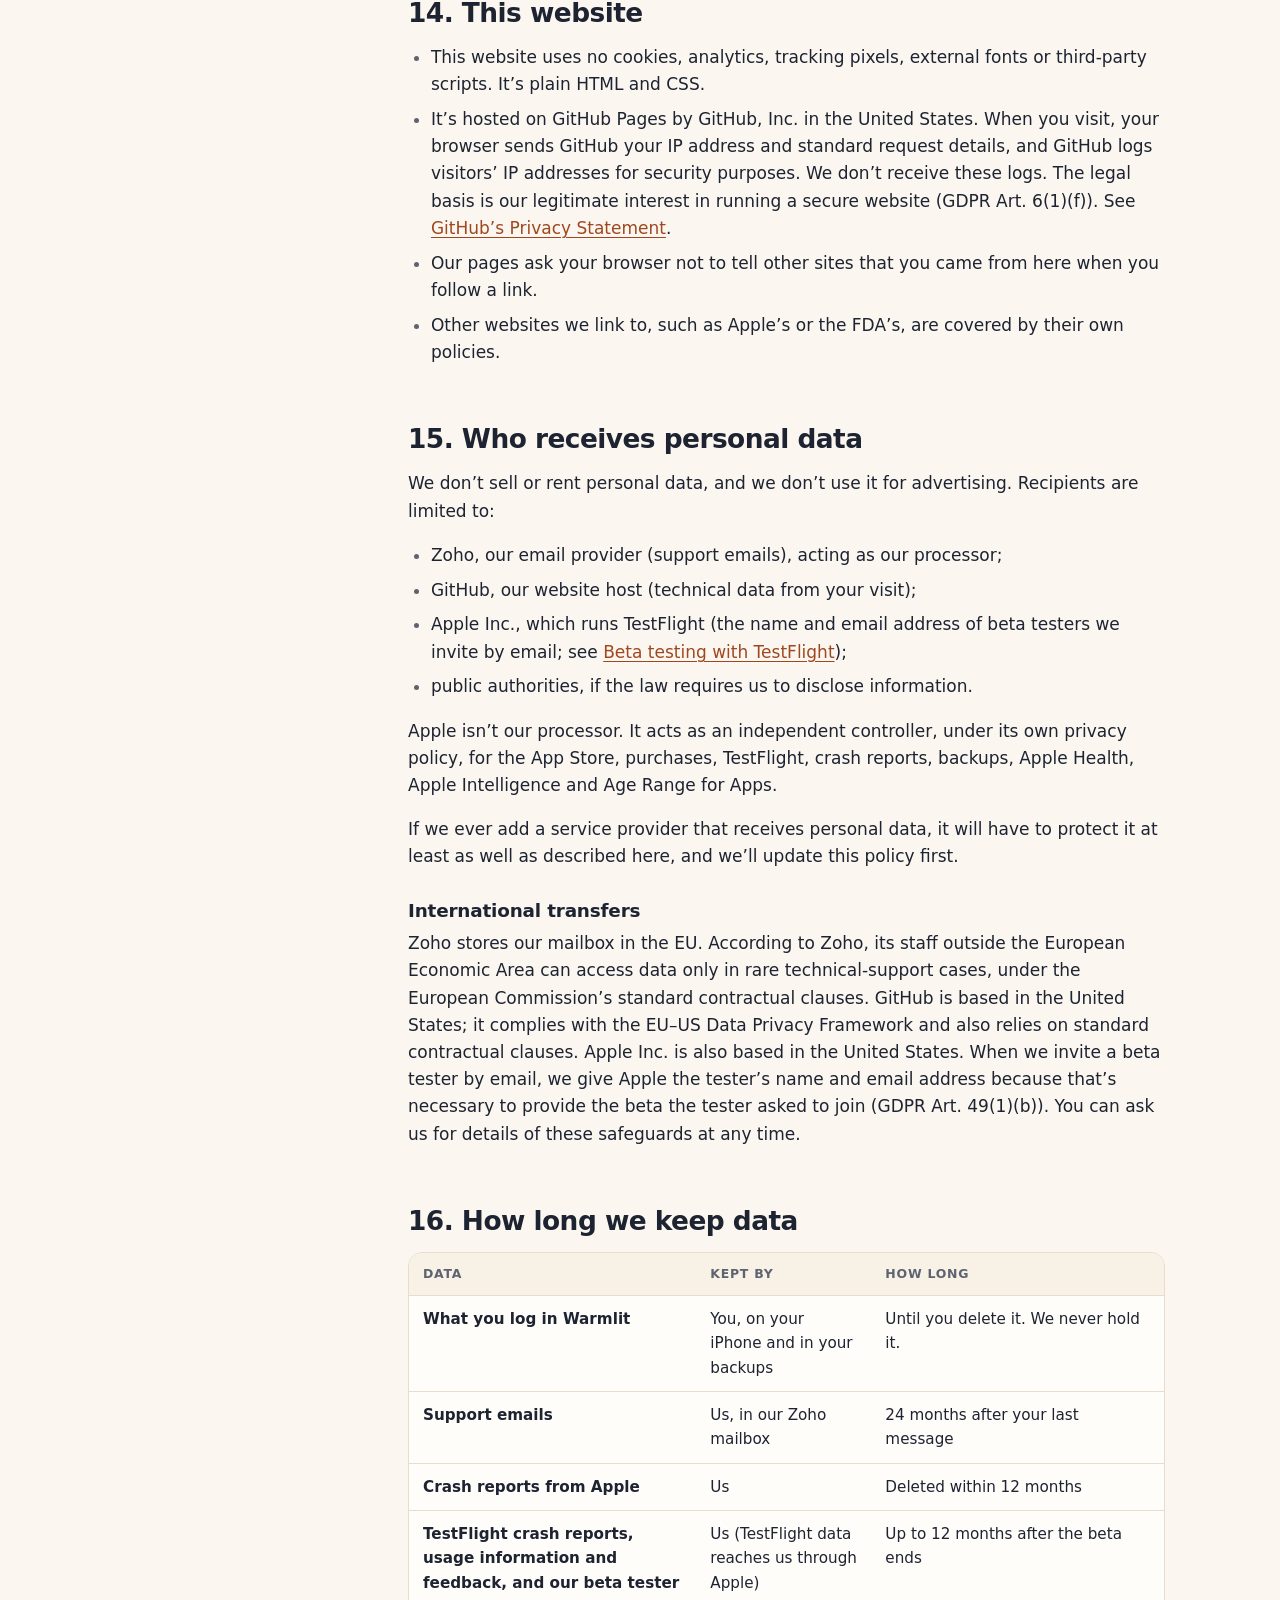
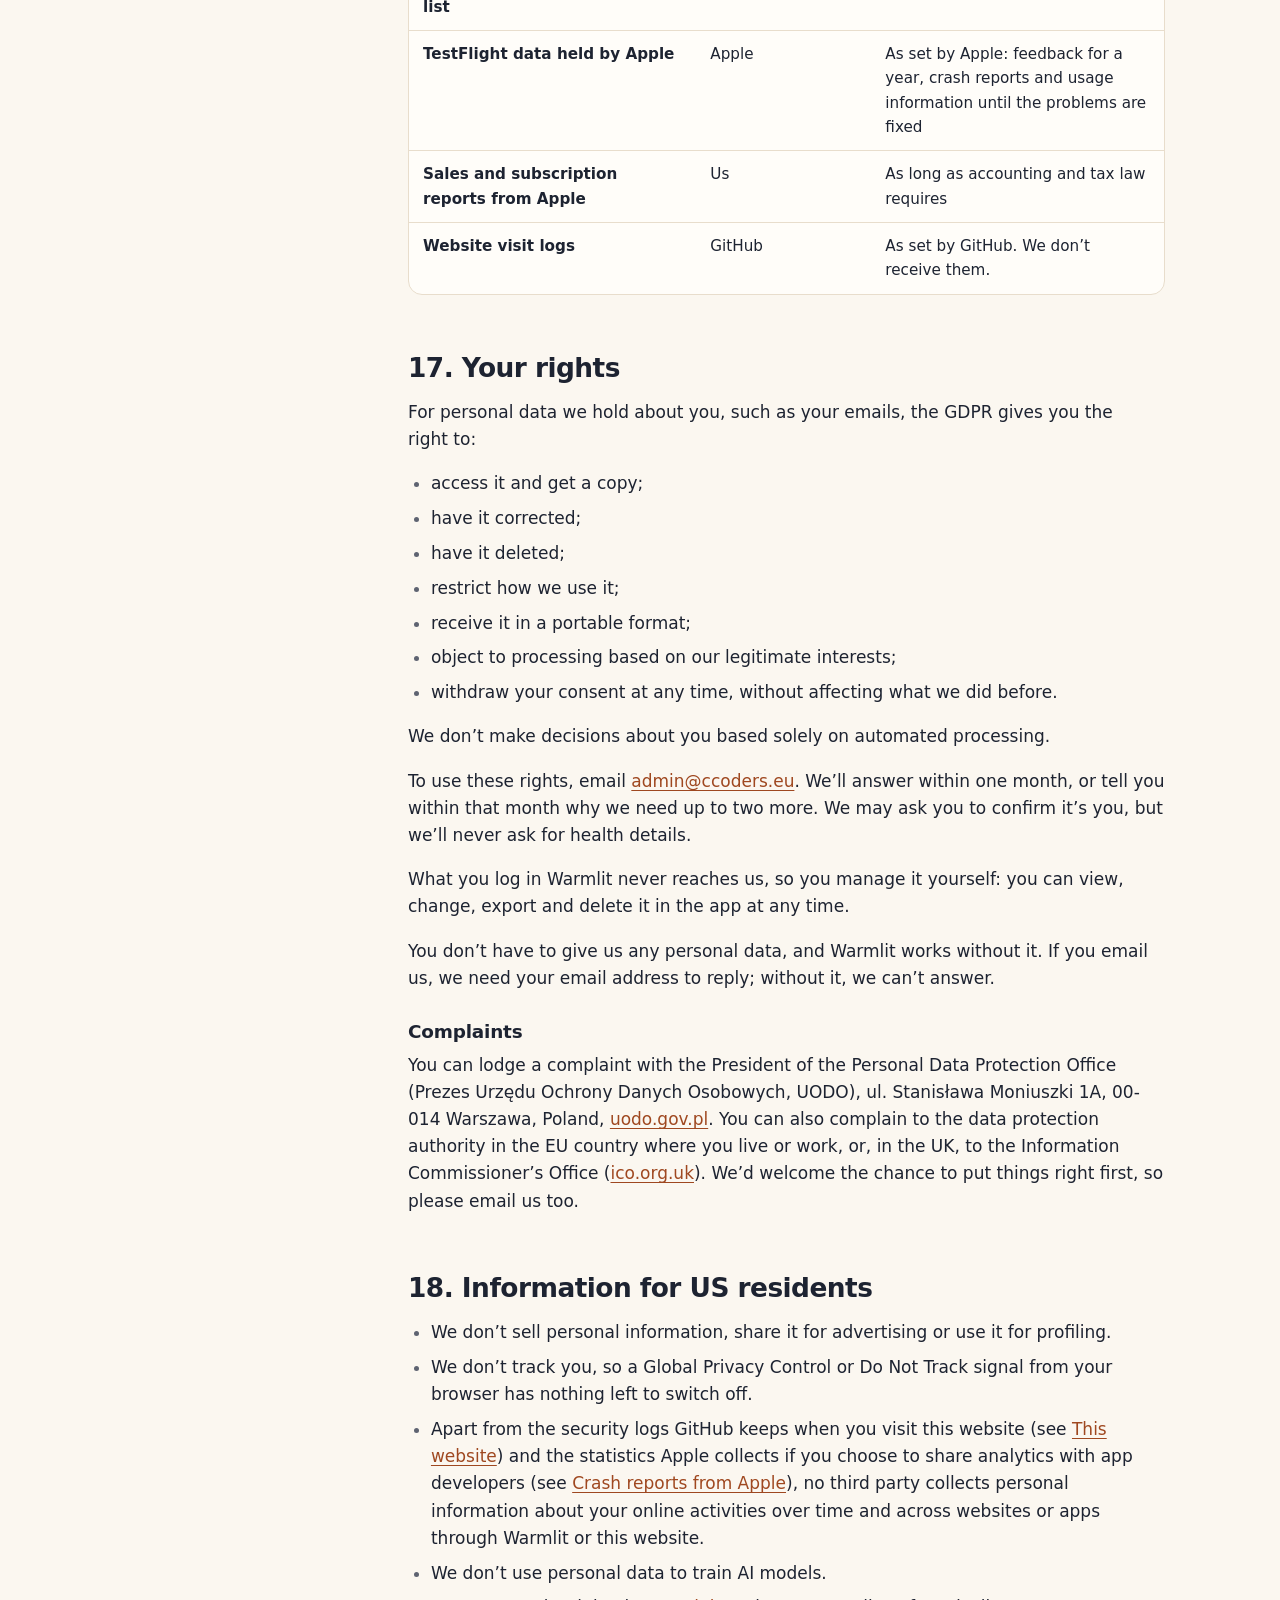
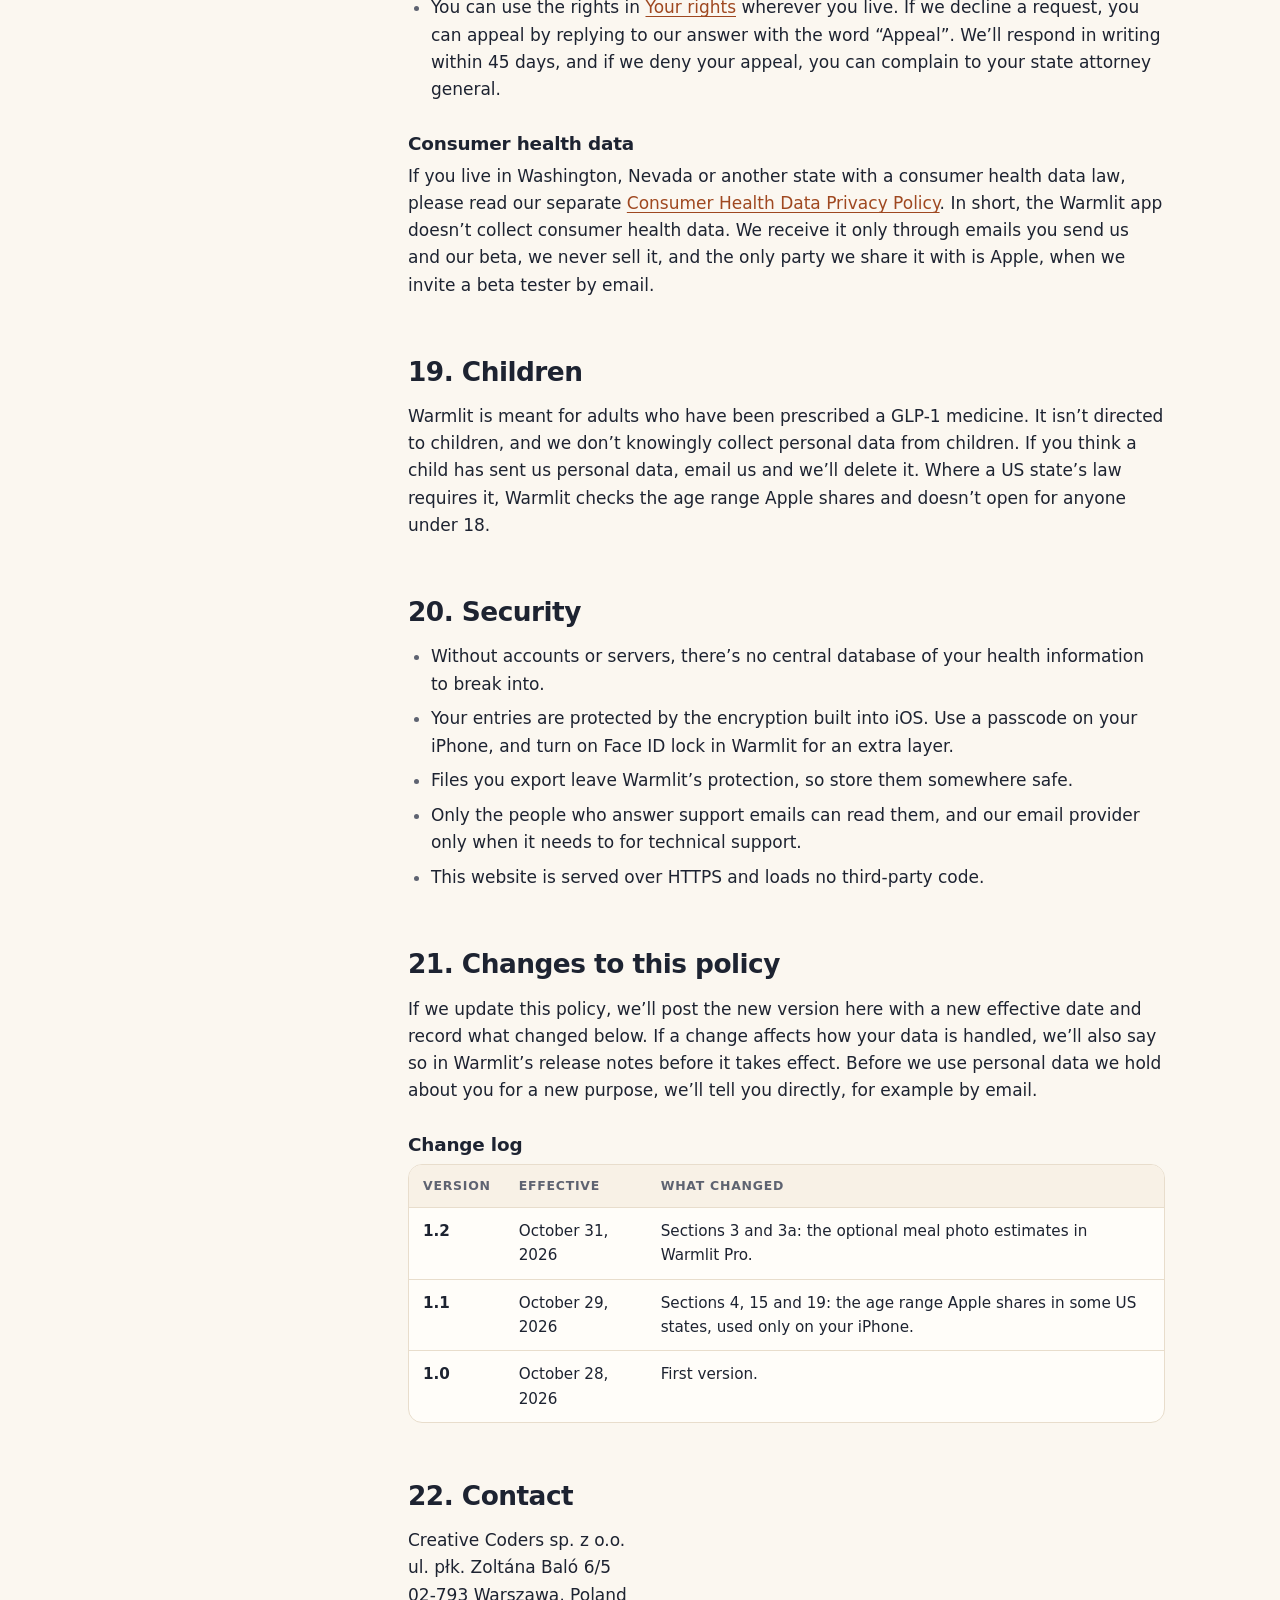
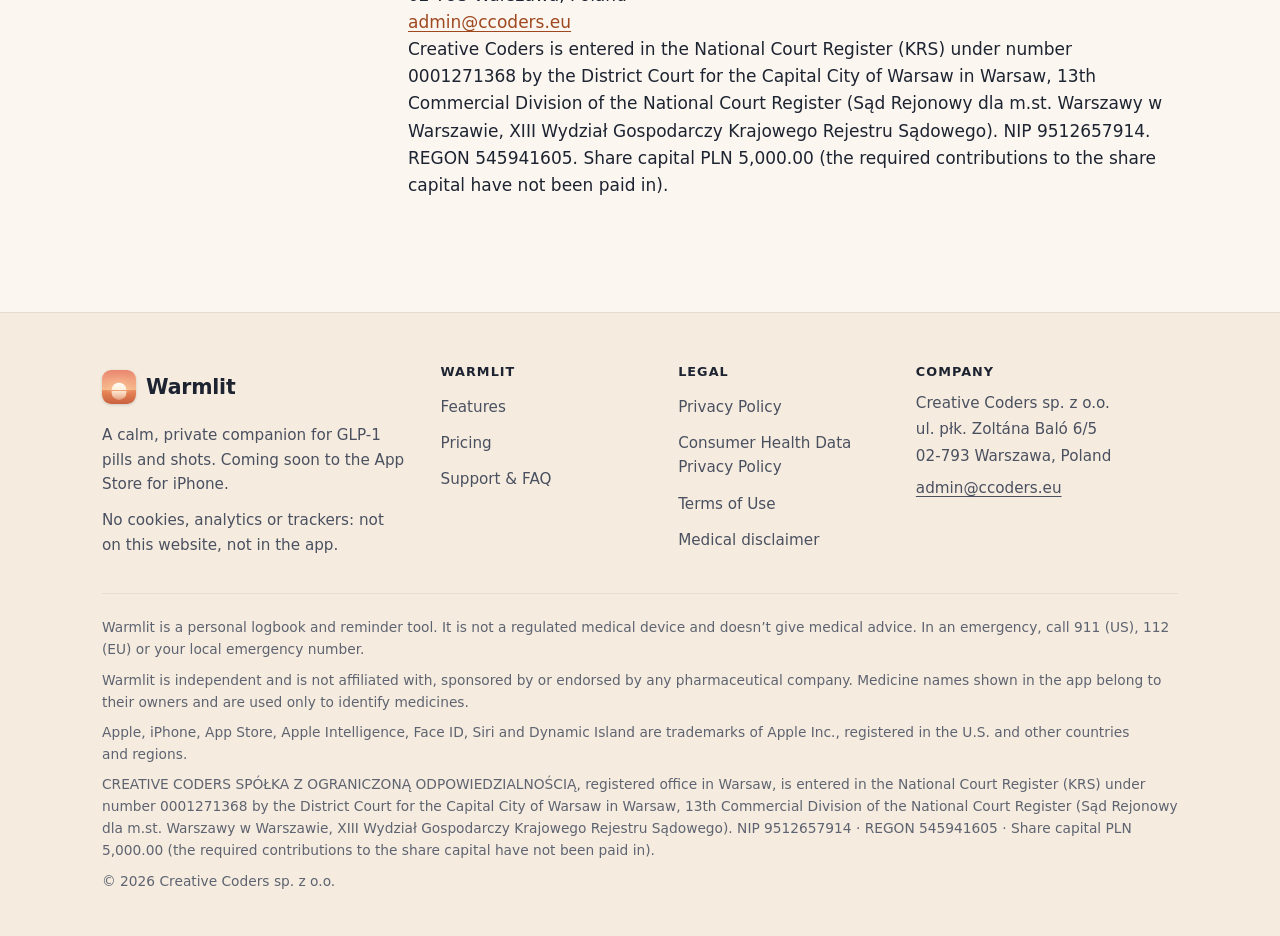
<file: privacy/index.html>
<!doctype html>
<html lang="en">
<head>
  <meta charset="utf-8">
  <meta name="viewport" content="width=device-width, initial-scale=1">
  <title>Privacy Policy · Warmlit</title>
  <meta name="description" content="How Warmlit handles personal data: the app collects none. Entries are stored on your iPhone, Apple processes payments, and there is no tracking. GDPR rights and contact details.">
  <link rel="canonical" href="https://creative-coders-eu.github.io/warmlit/privacy/">
  <meta name="color-scheme" content="light dark">
  <meta name="theme-color" content="#fbf7f0" media="(prefers-color-scheme: light)">
  <meta name="theme-color" content="#15120f" media="(prefers-color-scheme: dark)">
  <meta name="referrer" content="no-referrer">
  <meta http-equiv="Content-Security-Policy" content="default-src 'none'; style-src 'self'; img-src 'self'; base-uri 'none'; form-action 'none'">
  <meta property="og:type" content="website">
  <meta property="og:site_name" content="Warmlit">
  <meta property="og:title" content="Privacy Policy · Warmlit">
  <meta property="og:description" content="How Warmlit handles personal data: the app collects none. Entries are stored on your iPhone, Apple processes payments, and there is no tracking. GDPR rights and contact details.">
  <meta property="og:url" content="https://creative-coders-eu.github.io/warmlit/privacy/">
  <meta property="og:image" content="https://creative-coders-eu.github.io/warmlit/assets/warmlit-icon-512.png">
  <meta property="og:image:alt" content="The Warmlit app icon: a pale sun rising over still, warm water.">
  <meta name="twitter:card" content="summary">
  <link rel="icon" href="../favicon.ico" sizes="32x32">
  <link rel="icon" href="../favicon.svg" type="image/svg+xml">
  <link rel="apple-touch-icon" href="../apple-touch-icon.png">
  <link rel="stylesheet" href="../assets/site.css">
</head>
<body>
  <a class="skip-link" href="#main">Skip to content</a>
  <header class="site-header">
    <div class="wrap header-inner">
      <a class="brand" href="../">
        <img class="brand-mark" src="../favicon.svg" alt="" width="34" height="34">
        <span>Warmlit</span>
      </a>
      <nav class="site-nav" aria-label="Main">
        <ul>
          <li><a href="../#features">Features</a></li>
          <li><a href="../#pricing">Pricing</a></li>
          <li><a href="../privacy/" aria-current="page">Privacy</a></li>
          <li><a href="../support/">Support</a></li>
        </ul>
      </nav>
    </div>
  </header>
  <main id="main">
    <div class="page-hero">
      <div class="wrap">
        <h1>Privacy Policy</h1>
        <p class="lede">How Warmlit and Creative Coders handle personal data. The short answer: the Warmlit app doesn’t collect any.</p>
        <p class="doc-meta"><span>Effective <time datetime="2026-10-31">October 31, 2026</time></span><span>Version 1.2</span></p>
      </div>
    </div>

    <div class="doc">
      <div class="wrap doc-layout">
        <nav class="toc" aria-labelledby="toc-title">
          <h2 id="toc-title">On this page</h2>
          <ol>
            <li><a href="#who-we-are">Who we are</a></li>
            <li><a href="#scope">What this policy covers</a></li>
            <li><a href="#no-collection">The app doesn’t collect personal data</a></li>
            <li><a href="#on-device">What Warmlit stores on your iPhone</a></li>
            <li><a href="#apple-health">Apple Health</a></li>
            <li><a href="#ai">Weekly recap and on-device AI</a></li>
            <li><a href="#notifications">Reminders, Live Activities and widgets</a></li>
            <li><a href="#exports">Exports and files you share</a></li>
            <li><a href="#backups">Backups and new devices</a></li>
            <li><a href="#purchases">Purchases</a></li>
            <li><a href="#diagnostics">Crash reports from Apple</a></li>
            <li><a href="#testflight">Beta testing with TestFlight</a></li>
            <li><a href="#support-email">When you email us</a></li>
            <li><a href="#website">This website</a></li>
            <li><a href="#recipients">Who receives personal data</a></li>
            <li><a href="#retention">How long we keep data</a></li>
            <li><a href="#your-rights">Your rights</a></li>
            <li><a href="#us-residents">Information for US residents</a></li>
            <li><a href="#children">Children</a></li>
            <li><a href="#security">Security</a></li>
            <li><a href="#changes">Changes to this policy</a></li>
            <li><a href="#contact">Contact</a></li>
          </ol>
        </nav>

        <article class="prose">
          <section class="callout teal" aria-labelledby="in-short">
            <h2 id="in-short">In short</h2>
            <ul>
              <li>Warmlit has no account. Apart from the optional meal photo estimates below, the app doesn’t send personal data to us, and we can’t see what you log.</li>
              <li>Your entries are stored on your iPhone, and Warmlit never sends them to us or to anyone else. They’re included in your own iPhone backups, and anything you choose to save to Apple Health is managed by Apple.</li>
              <li>No analytics, ads, tracking or third-party SDKs in the app. No cookies, analytics or trackers on this website.</li>
              <li>Apple processes all payments. We never see your payment details.</li>
              <li>If you email us, we use your message only to help you. Please don’t send health details.</li>
              <li>You have rights under the GDPR, including the right to complain to the Polish data protection authority (UODO).</li>
            </ul>
          </section>

          <h2 id="who-we-are">1. Who we are</h2>
          <p>Warmlit is made by Creative Coders sp. z o.o., <span lang="pl">ul. płk. Zoltána Baló 6/5, 02-793 Warszawa</span>, Poland, which appears on the App Store as CREATIVE CODERS SP Z O O (“Creative Coders”, “we”, “us”). We are the controller of the limited personal data described in this policy, such as the emails you send us.</p>
          <p>Creative Coders is entered in the National Court Register (KRS) under number 0001271368 by the District Court for the Capital City of Warsaw in Warsaw, 13th Commercial Division of the National Court Register (<span lang="pl">Sąd Rejonowy dla m.st. Warszawy w Warszawie, XIII Wydział Gospodarczy Krajowego Rejestru Sądowego</span>). NIP 9512657914. REGON 545941605. Share capital PLN 5,000.00 (the required contributions to the share capital have not been paid in).</p>
          <p>For anything about privacy, email <a href="mailto:admin@ccoders.eu">admin@ccoders.eu</a>. We haven’t appointed a data protection officer because the law doesn’t require one for us; this address reaches the people responsible for privacy.</p>

          <h2 id="scope">2. What this policy covers</h2>
          <p>This policy covers:</p>
          <ul>
            <li>the Warmlit app for iPhone, including its widgets, Live Activities and its Siri, Shortcuts and Control Center actions;</li>
            <li>this website, creative-coders-eu.github.io/warmlit; and</li>
            <li>emails you send us, and beta testing through TestFlight.</li>
          </ul>
          <p>Apple’s own services, such as the App Store, your Apple Account, iCloud, Apple Health, Apple Intelligence and TestFlight, are covered by <a href="https://www.apple.com/legal/privacy/">Apple’s Privacy Policy</a>.</p>

          <h2 id="no-collection">3. What the app sends, and what it doesn’t</h2>
          <p><strong>Meal photo estimates (Warmlit Pro, optional): when you choose to analyse a photo of your food, the photo and proof of your Pro purchase go to our server, which sends the photo to Anthropic to estimate calories, protein, carbs and fiber. We don’t store the photo or the estimate; Anthropic may keep the request for up to 30 days for safety monitoring and doesn’t use it to train its models.</strong> Details are in <a href="#meal-photos">section 3a</a>.</p>
          <ul>
            <li>Warmlit has no account and no sign-in. Apart from meal photo estimates, it doesn’t send what you log, how you use the app, or any identifier to us or to anyone else.</li>
            <li>It contains no third-party code that collects data: no analytics, advertising, attribution or crash-reporting SDKs.</li>
            <li>It doesn’t track you across apps or websites, and it never asks for permission to do so.</li>
            <li>Warmlit’s App Store privacy label lists only what meal photo estimates send.</li>
            <li>We can’t see or access what you log unless you send it to us, and we can’t recover it for you. That also means we can’t restore it if you lose your iPhone without a backup, so keep your own copy (see <a href="#backups">Backups and new devices</a>).</li>
          </ul>
          <p>Because your entries are processed only on your iPhone, at your request and under your control, we don’t process them as a controller or as a processor.</p>

          <h2 id="meal-photos">3a. Meal photo estimates (Warmlit Pro, optional)</h2>
          <ul>
            <li><strong>What is sent, and when.</strong> Only when you take or pick a photo and tap to analyse it: the photo, reduced in size, and the signed proof of your Warmlit Pro purchase that Apple puts on your iPhone. Nothing else you log is sent.</li>
            <li><strong>Who receives it.</strong> Our server, which runs on Cloudflare and acts as our processor, checks your purchase and the limits, then sends the photo to Anthropic (Claude), also our processor, which returns an estimate. You review and edit the estimate before anything is saved on your iPhone.</li>
            <li><strong>How long it’s kept.</strong> We don’t store the photo or the estimate. To apply the photo limits, our server keeps a counter linked to your purchase’s transaction number for up to 62 days. Anthropic may keep the request for up to 30 days for safety monitoring and doesn’t use it to train its models.</li>
            <li><strong>Legal basis.</strong> Your explicit consent, which Warmlit asks for before the first photo (GDPR Art. 6(1)(a) and 9(2)(a); for US residents, the consent described in our Consumer Health Data Privacy Policy). You can withdraw it at any time by turning meal photos off in Warmlit’s settings; that stops all further sending.</li>
            <li><strong>Transfers.</strong> Cloudflare and Anthropic may process the request in the United States, under the EU–US Data Privacy Framework or the European Commission’s standard contractual clauses.</li>
          </ul>

          <h2 id="on-device">4. What Warmlit stores on your iPhone</h2>
          <p>Warmlit keeps what you enter, and what it needs to work, on your iPhone:</p>
          <ul>
            <li>your medications and schedules: the medicine, its form, the dose and dose history as prescribed, reminder times and, where it applies, the waiting period;</li>
            <li>the doses you log: date and time, dose, whether it was taken, skipped or missed, injection site, waiting-period times and notes;</li>
            <li>side effects: the symptom, how severe it was, and notes;</li>
            <li>weight, protein and water entries;</li>
            <li>your settings, such as units, goals and reminder preferences;</li>
            <li>a small summary that Warmlit’s widgets and Live Activity display.</li>
          </ul>
          <p>This data is kept in Warmlit’s private storage on your iPhone, in a container that only Warmlit and its own widgets can open, and it’s protected by the encryption built into iOS. You can also turn on Face ID lock in Warmlit’s settings. To guard against data loss, Warmlit can also keep a few automatic copies of your entries in its private storage. Like your entries, they’re stored on your iPhone and included in your iPhone backups.</p>
          <p>It stays until you delete it. You can edit or delete entries at any time, erase everything Warmlit stores on your iPhone, including the automatic copies, with Delete all data in Warmlit’s settings, or delete the app. Copies outside Warmlit aren’t affected: files you exported stay where you saved them, older iPhone backups may still contain Warmlit data until they’re replaced, and entries Warmlit saved to Apple Health stay there unless you choose to delete them too.</p>

          <p>Where a US state’s law requires it, Warmlit asks Apple for the age range of your Apple Account (for example, “18 or older”) when it opens, to make sure you’re an adult. Apple decides when this applies and shows its own screens. Warmlit uses the answer only on your iPhone, at that moment, and doesn’t store it or send it to us or anyone else.</p>
          <h2 id="apple-health">5. Apple Health</h2>
          <p>Apple Health is optional and free, and every feature also works with entries you make by hand. When you turn on Sync with Apple Health in Warmlit’s settings, iOS shows Apple’s permission screen, where you choose exactly what Warmlit may read and write.</p>
          <ul>
            <li><strong>Read:</strong> weight, dietary protein and water, so Warmlit can show them next to your dose history.</li>
            <li><strong>Write:</strong> the weight, protein and water entries you log in Warmlit.</li>
            <li>Nothing else: Warmlit doesn’t read medications from Apple Health and doesn’t save side effects or symptoms to it.</li>
            <li>Warmlit reads information from Apple Health only while it shows it to you or creates a doctor report you asked for, and doesn’t keep a copy in its own storage.</li>
            <li>Warmlit never uses information from Apple Health for advertising, marketing or data mining, never sells it or shares it with anyone, and never stores it in iCloud. It leaves Warmlit only if you create a doctor report that includes it and choose where to send the report (see <a href="#exports">Exports and files you share</a>).</li>
            <li>To change or withdraw access, open the Health app, tap your profile picture, then Apps, then Warmlit. You can also turn sync off in Warmlit’s settings.</li>
            <li>Entries that Warmlit saved to Apple Health stay there until you delete them. You can delete them in the Health app, or choose to delete them too when you use Delete all data in Warmlit.</li>
          </ul>

          <h2 id="ai">6. Weekly recap and on-device AI</h2>
          <p>With Warmlit Pro, Warmlit can write a short recap of your week. On iPhones with iOS 26 or later that support Apple Intelligence, the recap is written by Apple’s on-device language model, on your iPhone. Warmlit doesn’t use Apple’s Private Cloud Compute or any third-party AI service, and nothing you log is sent anywhere to write it. On other iPhones, or when Apple Intelligence is off, Warmlit uses a simple template instead. A recap only restates what you logged.</p>
          <p>A recap is created when you open it and isn’t saved. To use the template instead of AI, turn off “Write with on-device AI” on the recap screen.</p>

          <h2 id="notifications">7. Reminders, Live Activities and widgets</h2>
          <p>Reminders are local notifications scheduled on your iPhone. Warmlit doesn’t use push notifications or a server to send them. The Live Activity, widgets and controls read a small summary from Warmlit’s storage on your iPhone.</p>
          <p>They’re discreet by default: reminders, the Live Activity and widgets don’t show your medicine’s name or dose unless you turn on “Show medicine names” in Warmlit’s settings. You can also hide notification previews in the iPhone Settings app under Notifications.</p>
          <p>Notifications, Live Activities, alarms and Face ID are optional. You can turn them on or off at any time in the iPhone Settings app under Apps, then Warmlit. Warmlit works without them, but without notifications it can’t remind you.</p>

          <h2 id="exports">8. Exports and files you share</h2>
          <p>When you export a CSV file, a backup file or (with Warmlit Pro) the doctor report, Warmlit creates the file on your iPhone and opens the iOS share sheet. You decide where it goes, for example to Files, AirDrop, email or your doctor, and whoever receives it handles it under their own terms. We don’t get a copy. With Apple Health sync on, the doctor report can also include weight, protein and water from Apple Health. Files you import are read on your iPhone and aren’t sent anywhere.</p>

          <h2 id="backups">9. Backups and new devices</h2>
          <p>Warmlit doesn’t use iCloud Drive, CloudKit or any other iCloud storage or sync for your entries. Like other apps’ data, Warmlit’s data is included in your iPhone backups (iCloud Backup or a backup on your computer) and moves to a new iPhone when you restore a backup or transfer directly. Those backups are controlled by you and Apple, under Apple’s Privacy Policy. Warmlit doesn’t sync between devices.</p>

          <h2 id="purchases">10. Purchases</h2>
          <p>Apple sells Warmlit Pro. Apple handles the personal data involved in purchases, payments, refunds and subscription management as an independent controller, under Apple’s Privacy Policy and the Apple Media Services Terms and Conditions. In the European Economic Area, the UK and Switzerland, that’s Apple Distribution International Ltd. in Ireland. We never receive your name, email address, Apple Account details or payment details. Warmlit checks what you’ve bought on your iPhone using Apple’s StoreKit.</p>
          <p>Apple gives us sales and subscription reports. They can include your country and a subscriber number that Apple creates just for us, but not your name or contact details, so we can’t tell who you are. We use these reports only for accounting and tax, which the law requires (GDPR Art. 6(1)(c)), and to understand how Warmlit Pro is doing, which is our legitimate interest (Art. 6(1)(f)). We keep them as long as accounting and tax law requires.</p>

          <h2 id="diagnostics">11. Crash reports from Apple</h2>
          <p>If you’ve chosen to share analytics with app developers (in the iPhone Settings app: Privacy &amp; Security → Analytics &amp; Improvements → Share With App Developers), Apple may give us crash reports and aggregated statistics, such as how often the app is used or crashes. They don’t contain what you log in Warmlit, and they don’t identify you to us.</p>
          <p>We use them to find and fix problems and, in aggregate, to understand how Warmlit is used, for example how many people keep using it. That’s based on our legitimate interest in keeping Warmlit reliable and improving it (GDPR Art. 6(1)(f)). We delete crash reports we download within 12 months. You can stop sharing at any time in the same setting.</p>

          <h2 id="testflight">12. Beta testing with TestFlight</h2>
          <p>If you test Warmlit through Apple’s TestFlight, Apple runs the beta under its own privacy policy. If we invite you by email, we enter your name and email address in App Store Connect so that Apple can send you the invitation. If you join through a public link, Apple doesn’t show us your name or email address. TestFlight automatically collects crash reports and usage information, such as your device model, iOS version, installs and sessions, and Apple makes them available to us together with any feedback, screenshots and comments you send. Apple keeps feedback for a year, and may keep crash reports and usage information until the problems are fixed.</p>
          <p>If we invite you because you take a GLP-1 medicine, we also keep a short tester list with your name, your email address and whether you use a pill or a shot or are switching from another app. We use all of this only to run the beta and fix problems (GDPR Art. 6(1)(b) and (f)). Apart from the email invitation described above, we don’t share it, and we delete our copies within 12 months after the beta ends.</p>
          <p>Feedback, screenshots, the tester list and an email invitation can reveal health information, such as that you take a GLP-1 medicine, a dose or a symptom. We use that health information only to run the beta, based on your explicit consent (Art. 9(2)(a)), which we ask for before we add you to the tester list; it also covers our email invitation and health details in your feedback. If you haven’t given it, for example because you joined through a public link, we don’t use health details in your feedback, and we delete feedback that contains them once we’ve noted the problem it reports. You can withdraw your consent at any time by asking us to delete that information; that doesn’t affect what we did before. Before you send a screenshot, check that it doesn’t show health details you’d rather keep private.</p>

          <h2 id="support-email">13. When you email us</h2>
          <ul>
            <li><strong>What:</strong> your email address, your name if you include it, your message and any attachments.</li>
            <li><strong>Why:</strong> to answer you and to handle your request or complaint.</li>
            <li><strong>Legal basis:</strong> taking steps under our agreement with you (GDPR Art. 6(1)(b)), our legitimate interest in answering people who contact us (Art. 6(1)(f)), and our legal duty to handle complaints (Art. 6(1)(c)).</li>
            <li><strong>Please don’t send health details.</strong> We can help without knowing your medicines, doses or symptoms, so please don’t attach exports or screenshots of your log either. If you include health information anyway, we’ll ask whether we may use it to answer you, and use it only if you agree; that’s your explicit consent (Art. 9(2)(a)). If you don’t agree, we’ll help without it and delete your message once we’ve answered. You can withdraw your consent at any time by asking us to delete your messages.</li>
            <li><strong>Who handles it:</strong> our email provider, Zoho Corporation B.V. (the Netherlands), which hosts our mailbox in its EU data centres and acts as our processor.</li>
            <li><strong>How long:</strong> we delete support emails 24 months after your last message, unless we need them longer to establish, exercise or defend a legal claim.</li>
          </ul>

          <h2 id="website">14. This website</h2>
          <ul>
            <li>This website uses no cookies, analytics, tracking pixels, external fonts or third-party scripts. It’s plain HTML and CSS.</li>
            <li>It’s hosted on GitHub Pages by GitHub, Inc. in the United States. When you visit, your browser sends GitHub your IP address and standard request details, and GitHub logs visitors’ IP addresses for security purposes. We don’t receive these logs. The legal basis is our legitimate interest in running a secure website (GDPR Art. 6(1)(f)). See <a href="https://docs.github.com/en/site-policy/privacy-policies/github-general-privacy-statement">GitHub’s Privacy Statement</a>.</li>
            <li>Our pages ask your browser not to tell other sites that you came from here when you follow a link.</li>
            <li>Other websites we link to, such as Apple’s or the FDA’s, are covered by their own policies.</li>
          </ul>

          <h2 id="recipients">15. Who receives personal data</h2>
          <p>We don’t sell or rent personal data, and we don’t use it for advertising. Recipients are limited to:</p>
          <ul>
            <li>Zoho, our email provider (support emails), acting as our processor;</li>
            <li>GitHub, our website host (technical data from your visit);</li>
            <li>Apple Inc., which runs TestFlight (the name and email address of beta testers we invite by email; see <a href="#testflight">Beta testing with TestFlight</a>);</li>
            <li>public authorities, if the law requires us to disclose information.</li>
          </ul>
          <p>Apple isn’t our processor. It acts as an independent controller, under its own privacy policy, for the App Store, purchases, TestFlight, crash reports, backups, Apple Health, Apple Intelligence and Age Range for Apps.</p>
          <p>If we ever add a service provider that receives personal data, it will have to protect it at least as well as described here, and we’ll update this policy first.</p>
          <h3 id="transfers">International transfers</h3>
          <p>Zoho stores our mailbox in the EU. According to Zoho, its staff outside the European Economic Area can access data only in rare technical-support cases, under the European Commission’s standard contractual clauses. GitHub is based in the United States; it complies with the EU–US Data Privacy Framework and also relies on standard contractual clauses. Apple Inc. is also based in the United States. When we invite a beta tester by email, we give Apple the tester’s name and email address because that’s necessary to provide the beta the tester asked to join (GDPR Art. 49(1)(b)). You can ask us for details of these safeguards at any time.</p>

          <h2 id="retention">16. How long we keep data</h2>
          <div class="table-wrap">
            <table>
              <thead>
                <tr><th scope="col">Data</th><th scope="col">Kept by</th><th scope="col">How long</th></tr>
              </thead>
              <tbody>
                <tr><th scope="row">What you log in Warmlit</th><td>You, on your iPhone and in your backups</td><td>Until you delete it. We never hold it.</td></tr>
                <tr><th scope="row">Support emails</th><td>Us, in our Zoho mailbox</td><td>24 months after your last message</td></tr>
                <tr><th scope="row">Crash reports from Apple</th><td>Us</td><td>Deleted within 12 months</td></tr>
                <tr><th scope="row">TestFlight crash reports, usage information and feedback, and our beta tester list</th><td>Us (TestFlight data reaches us through Apple)</td><td>Up to 12 months after the beta ends</td></tr>
                <tr><th scope="row">TestFlight data held by Apple</th><td>Apple</td><td>As set by Apple: feedback for a year, crash reports and usage information until the problems are fixed</td></tr>
                <tr><th scope="row">Sales and subscription reports from Apple</th><td>Us</td><td>As long as accounting and tax law requires</td></tr>
                <tr><th scope="row">Website visit logs</th><td>GitHub</td><td>As set by GitHub. We don’t receive them.</td></tr>
              </tbody>
            </table>
          </div>

          <h2 id="your-rights">17. Your rights</h2>
          <p>For personal data we hold about you, such as your emails, the GDPR gives you the right to:</p>
          <ul>
            <li>access it and get a copy;</li>
            <li>have it corrected;</li>
            <li>have it deleted;</li>
            <li>restrict how we use it;</li>
            <li>receive it in a portable format;</li>
            <li>object to processing based on our legitimate interests;</li>
            <li>withdraw your consent at any time, without affecting what we did before.</li>
          </ul>
          <p>We don’t make decisions about you based solely on automated processing.</p>
          <p>To use these rights, email <a href="mailto:admin@ccoders.eu">admin@ccoders.eu</a>. We’ll answer within one month, or tell you within that month why we need up to two more. We may ask you to confirm it’s you, but we’ll never ask for health details.</p>
          <p>What you log in Warmlit never reaches us, so you manage it yourself: you can view, change, export and delete it in the app at any time.</p>
          <p>You don’t have to give us any personal data, and Warmlit works without it. If you email us, we need your email address to reply; without it, we can’t answer.</p>
          <h3 id="complaints">Complaints</h3>
          <p>You can lodge a complaint with the President of the Personal Data Protection Office (<span lang="pl">Prezes Urzędu Ochrony Danych Osobowych</span>, UODO), <span lang="pl">ul. Stanisława Moniuszki 1A, 00-014 Warszawa</span>, Poland, <a href="https://uodo.gov.pl/en">uodo.gov.pl</a>. You can also complain to the data protection authority in the EU country where you live or work, or, in the UK, to the Information Commissioner’s Office (<a href="https://ico.org.uk">ico.org.uk</a>). We’d welcome the chance to put things right first, so please email us too.</p>

          <h2 id="us-residents">18. Information for US residents</h2>
          <ul>
            <li>We don’t sell personal information, share it for advertising or use it for profiling.</li>
            <li>We don’t track you, so a Global Privacy Control or Do Not Track signal from your browser has nothing left to switch off.</li>
            <li>Apart from the security logs GitHub keeps when you visit this website (see <a href="#website">This website</a>) and the statistics Apple collects if you choose to share analytics with app developers (see <a href="#diagnostics">Crash reports from Apple</a>), no third party collects personal information about your online activities over time and across websites or apps through Warmlit or this website.</li>
            <li>We don’t use personal data to train AI models.</li>
            <li>You can use the rights in <a href="#your-rights">Your rights</a> wherever you live. If we decline a request, you can appeal by replying to our answer with the word “Appeal”. We’ll respond in writing within 45 days, and if we deny your appeal, you can complain to your state attorney general.</li>
          </ul>
          <h3 id="consumer-health-data">Consumer health data</h3>
          <p>If you live in Washington, Nevada or another state with a consumer health data law, please read our separate <a href="../consumer-health-data/">Consumer Health Data Privacy Policy</a>. In short, the Warmlit app doesn’t collect consumer health data. We receive it only through emails you send us and our beta, we never sell it, and the only party we share it with is Apple, when we invite a beta tester by email.</p>

          <h2 id="children">19. Children</h2>
          <p>Warmlit is meant for adults who have been prescribed a GLP-1 medicine. It isn’t directed to children, and we don’t knowingly collect personal data from children. If you think a child has sent us personal data, email us and we’ll delete it. Where a US state’s law requires it, Warmlit checks the age range Apple shares and doesn’t open for anyone under 18.</p>

          <h2 id="security">20. Security</h2>
          <ul>
            <li>Without accounts or servers, there’s no central database of your health information to break into.</li>
            <li>Your entries are protected by the encryption built into iOS. Use a passcode on your iPhone, and turn on Face ID lock in Warmlit for an extra layer.</li>
            <li>Files you export leave Warmlit’s protection, so store them somewhere safe.</li>
            <li>Only the people who answer support emails can read them, and our email provider only when it needs to for technical support.</li>
            <li>This website is served over HTTPS and loads no third-party code.</li>
          </ul>

          <h2 id="changes">21. Changes to this policy</h2>
          <p>If we update this policy, we’ll post the new version here with a new effective date and record what changed below. If a change affects how your data is handled, we’ll also say so in Warmlit’s release notes before it takes effect. Before we use personal data we hold about you for a new purpose, we’ll tell you directly, for example by email.</p>
          <h3 id="change-log">Change log</h3>
          <div class="table-wrap">
            <table>
              <thead>
                <tr><th scope="col">Version</th><th scope="col">Effective</th><th scope="col">What changed</th></tr>
              </thead>
              <tbody>
                <tr><th scope="row">1.2</th><td><time datetime="2026-10-31">October 31, 2026</time></td><td>Sections 3 and 3a: the optional meal photo estimates in Warmlit Pro.</td></tr>
                <tr><th scope="row">1.1</th><td><time datetime="2026-10-29">October 29, 2026</time></td><td>Sections 4, 15 and 19: the age range Apple shares in some US states, used only on your iPhone.</td></tr>
                <tr><th scope="row">1.0</th><td><time datetime="2026-10-28">October 28, 2026</time></td><td>First version.</td></tr>
              </tbody>
            </table>
          </div>

          <h2 id="contact">22. Contact</h2>
          <address>
            Creative Coders sp. z o.o.<br>
            <span lang="pl">ul. płk. Zoltána Baló 6/5</span><br>
            02-793 <span lang="pl">Warszawa</span>, Poland<br>
            <a href="mailto:admin@ccoders.eu">admin@ccoders.eu</a>
          </address>
          <p>Creative Coders is entered in the National Court Register (KRS) under number 0001271368 by the District Court for the Capital City of Warsaw in Warsaw, 13th Commercial Division of the National Court Register (<span lang="pl">Sąd Rejonowy dla m.st. Warszawy w Warszawie, XIII Wydział Gospodarczy Krajowego Rejestru Sądowego</span>). NIP 9512657914. REGON 545941605. Share capital PLN 5,000.00 (the required contributions to the share capital have not been paid in).</p>
        </article>
      </div>
    </div>
  </main>
  <footer class="site-footer">
    <div class="wrap">
      <div class="footer-grid">
        <div class="footer-brand">
          <a class="brand" href="../">
            <img class="brand-mark" src="../favicon.svg" alt="" width="34" height="34">
            <span>Warmlit</span>
          </a>
          <p>A calm, private companion for GLP-1 pills and shots. Coming soon to the App Store for iPhone.</p>
          <p>No cookies, analytics or trackers: not on this website, not in the app.</p>
        </div>
        <nav class="footer-col" aria-label="Product">
          <h2 class="footer-title">Warmlit</h2>
          <ul>
            <li><a href="../#features">Features</a></li>
            <li><a href="../#pricing">Pricing</a></li>
            <li><a href="../support/">Support &amp; FAQ</a></li>
          </ul>
        </nav>
        <nav class="footer-col" aria-label="Legal">
          <h2 class="footer-title">Legal</h2>
          <ul>
            <li><a href="../privacy/">Privacy Policy</a></li>
            <li><a href="../consumer-health-data/">Consumer Health Data Privacy Policy</a></li>
            <li><a href="../terms/">Terms of Use</a></li>
            <li><a href="../disclaimer/">Medical disclaimer</a></li>
          </ul>
        </nav>
        <div class="footer-col">
          <h2 class="footer-title">Company</h2>
          <address>
            Creative Coders sp. z o.o.<br>
            <span lang="pl">ul. płk. Zoltána Baló 6/5</span><br>
            02-793 <span lang="pl">Warszawa</span>, Poland<br>
            <a href="mailto:admin@ccoders.eu">admin@ccoders.eu</a>
          </address>
        </div>
      </div>
      <div class="footer-legal">
        <p>Warmlit is a personal logbook and reminder tool. It is not a regulated medical device and doesn’t give medical advice. In an emergency, call 911 (US), 112 (EU) or your local emergency number.</p>
        <p>Warmlit is independent and is not affiliated with, sponsored by or endorsed by any pharmaceutical company. Medicine names shown in the app belong to their owners and are used only to identify medicines.</p>
        <p>Apple, iPhone, App Store, Apple Intelligence, Face ID, Siri and Dynamic Island are trademarks of Apple Inc., registered in the U.S. and other countries and regions.</p>
        <p><span lang="pl">CREATIVE CODERS SPÓŁKA Z OGRANICZONĄ ODPOWIEDZIALNOŚCIĄ</span>, registered office in Warsaw, is entered in the National Court Register (KRS) under number 0001271368 by the District Court for the Capital City of Warsaw in Warsaw, 13th Commercial Division of the National Court Register (<span lang="pl">Sąd Rejonowy dla m.st. Warszawy w Warszawie, XIII Wydział Gospodarczy Krajowego Rejestru Sądowego</span>). NIP 9512657914 · REGON 545941605 · Share capital PLN 5,000.00 (the required contributions to the share capital have not been paid in).</p>
        <p>© 2026 Creative Coders sp. z o.o.</p>
      </div>
    </div>
  </footer>
</body>
</html>
</file>
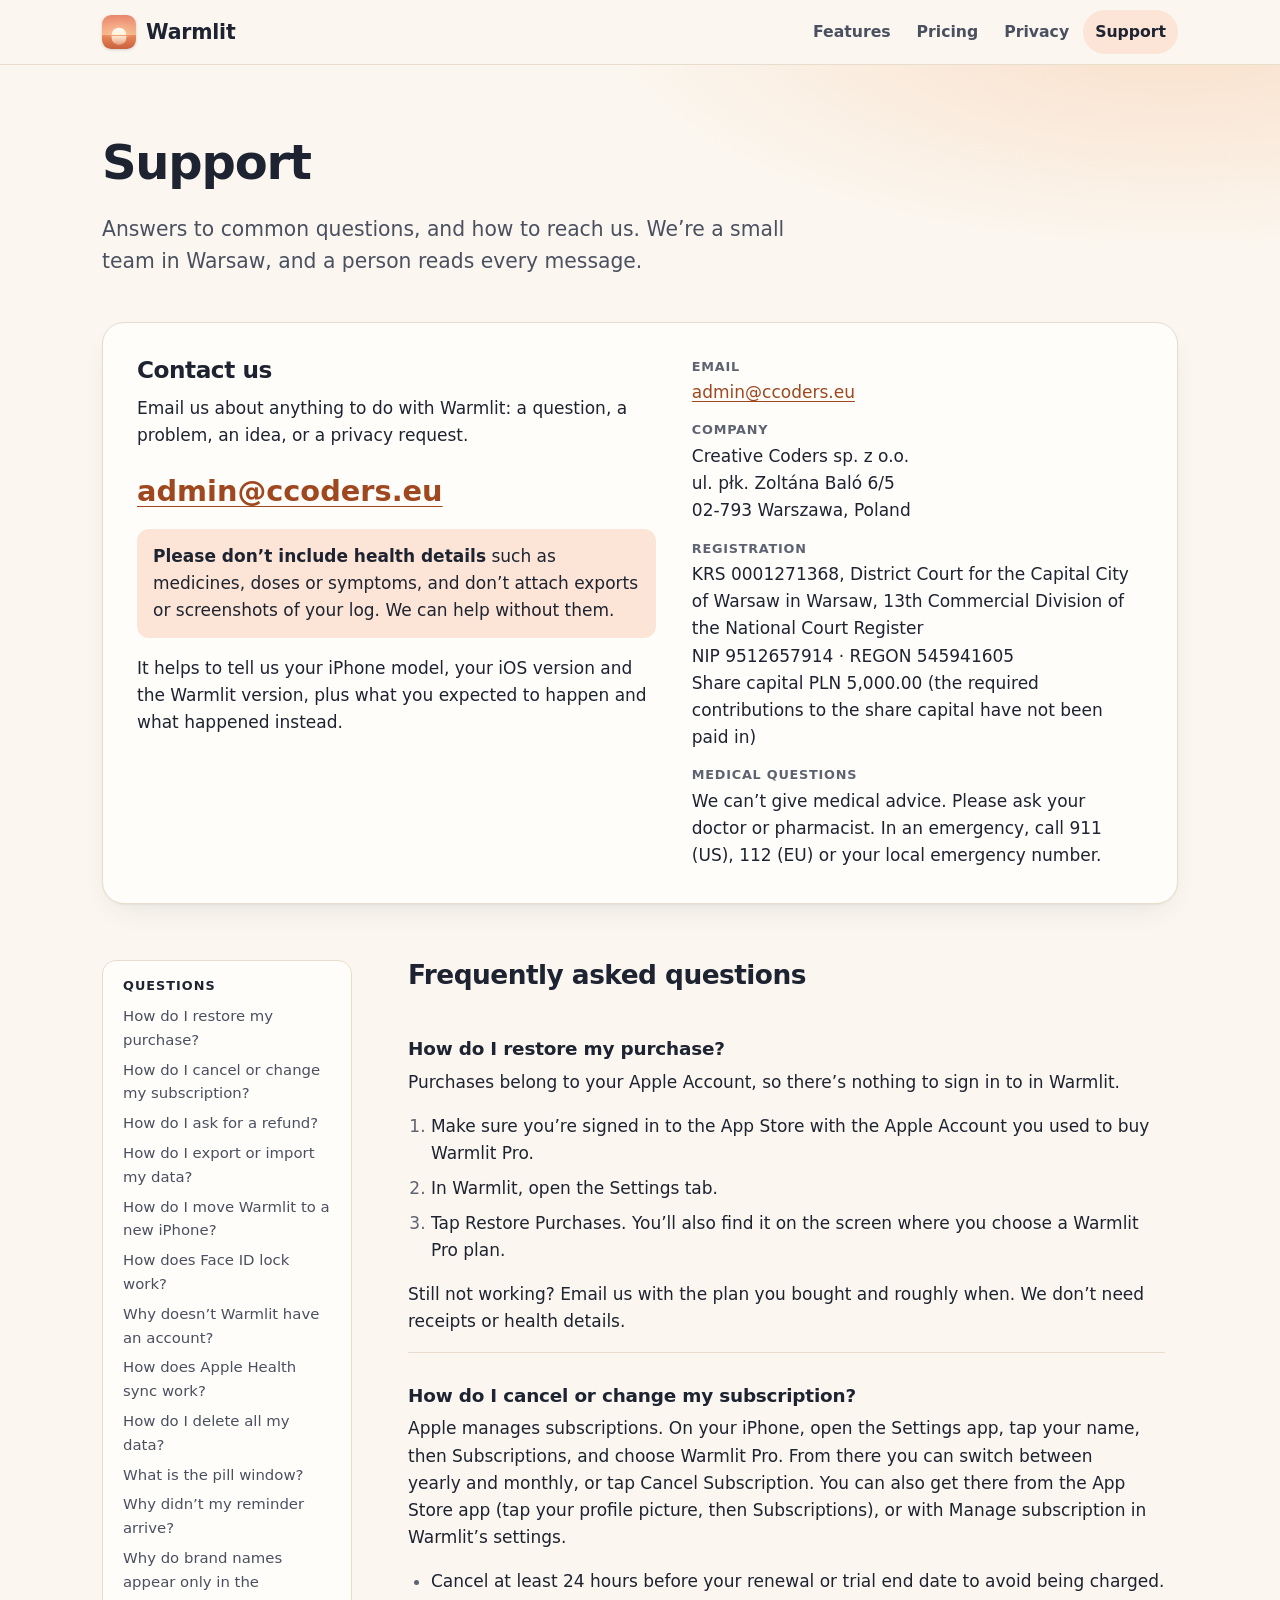
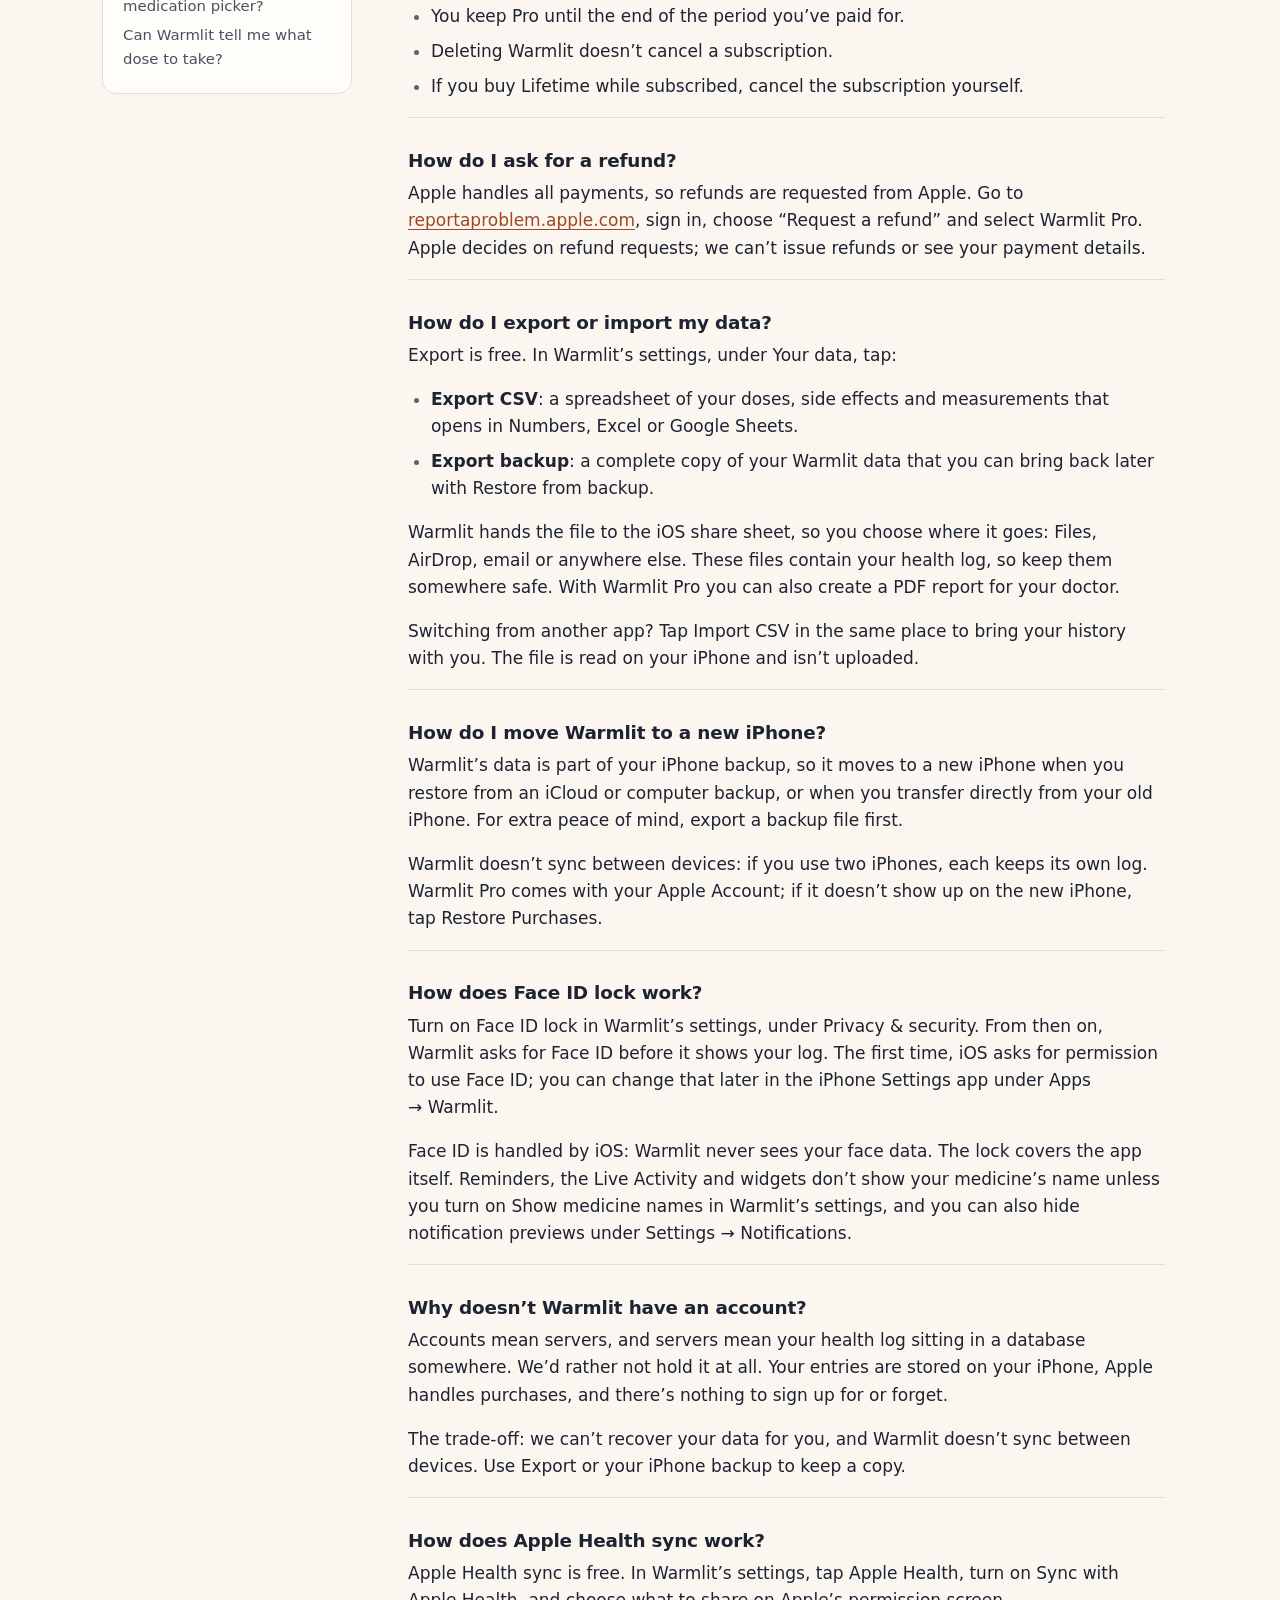
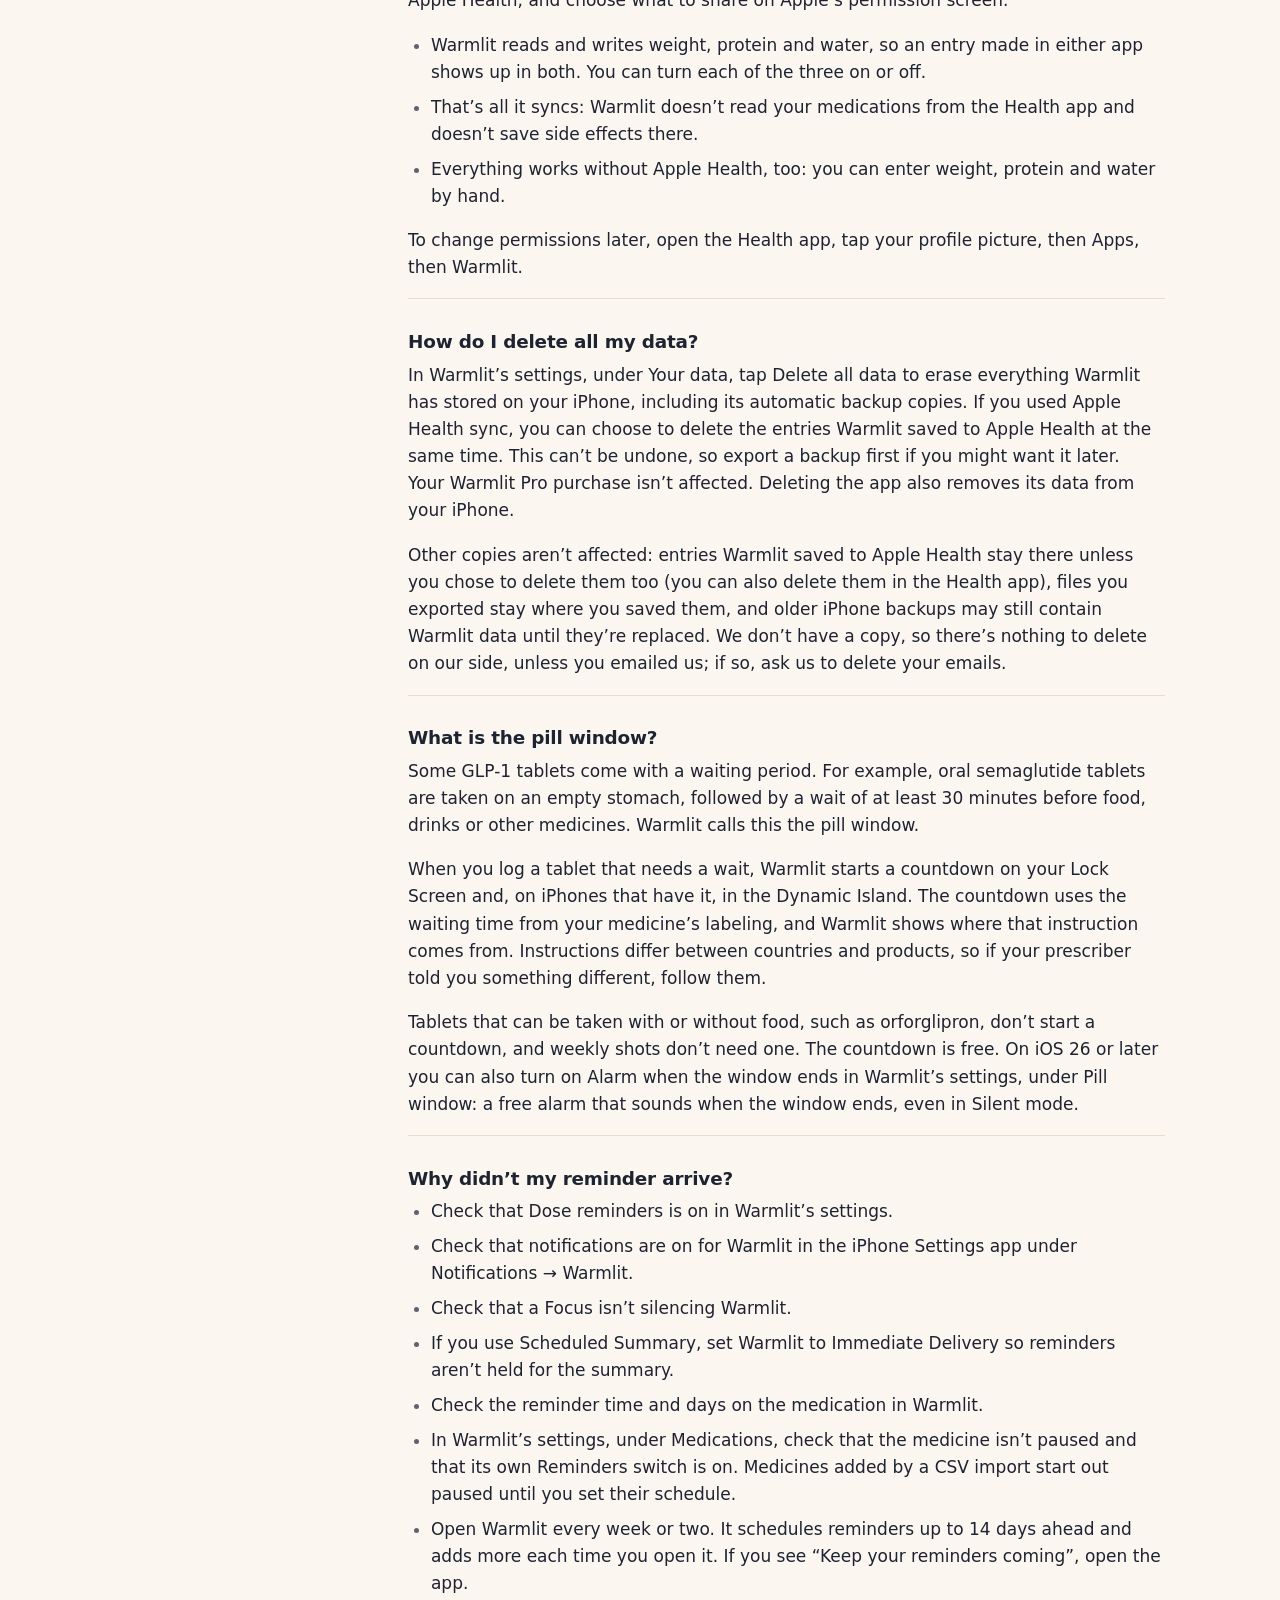
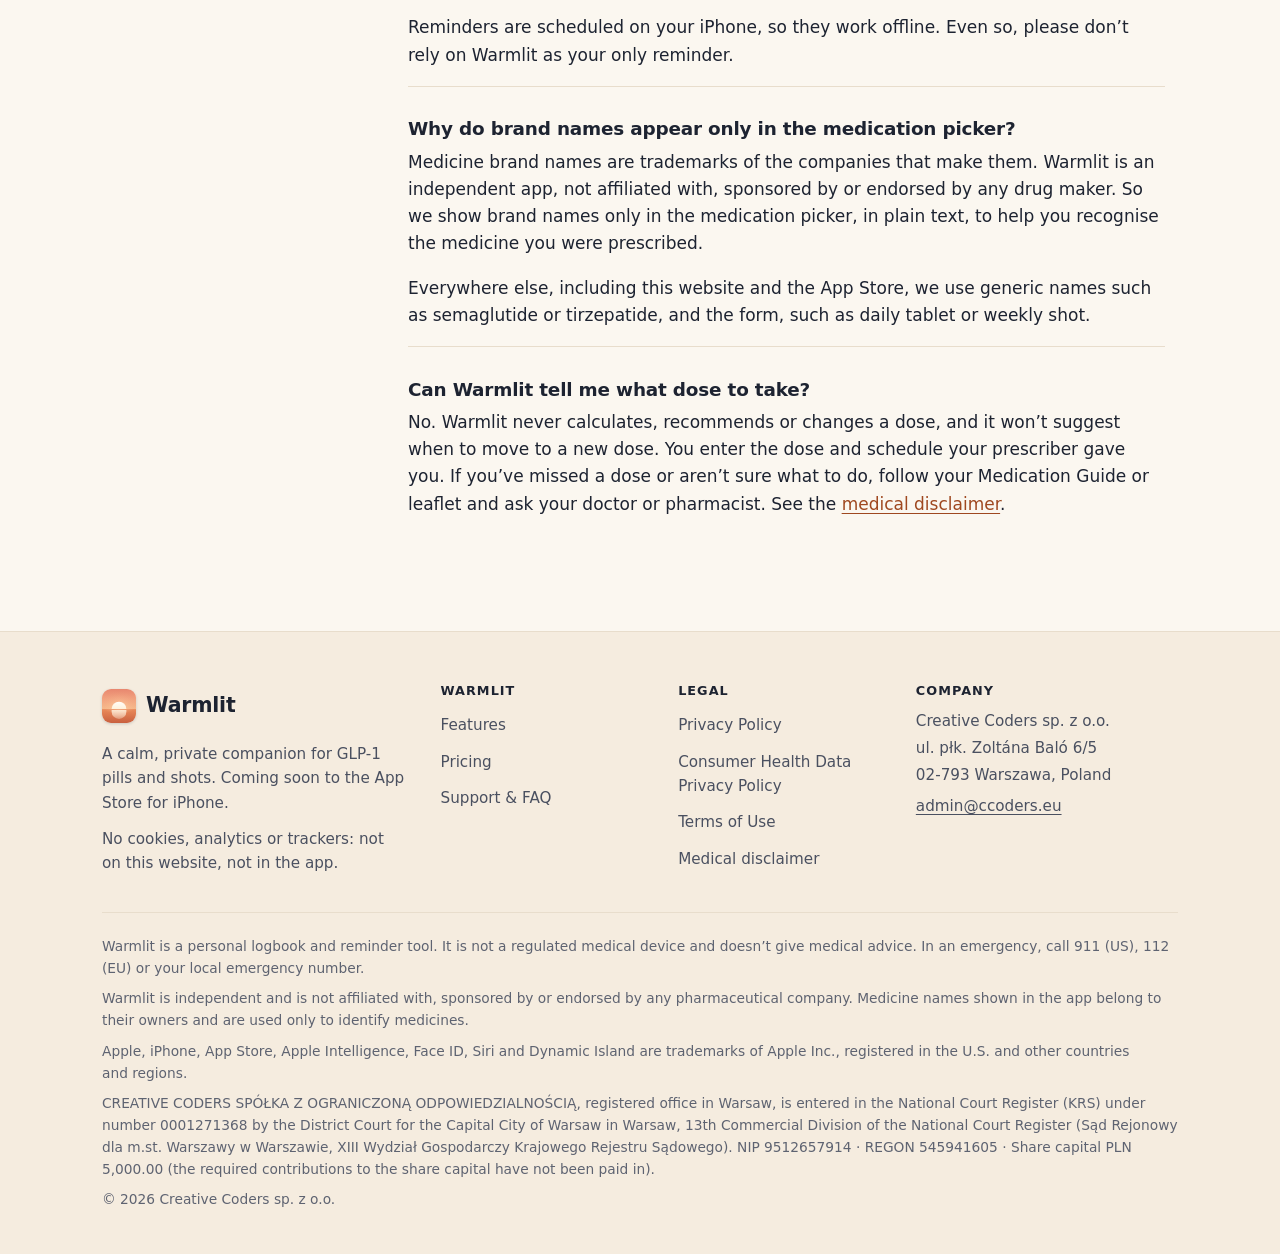
<file: support/index.html>
<!doctype html>
<html lang="en">
<head>
  <meta charset="utf-8">
  <meta name="viewport" content="width=device-width, initial-scale=1">
  <title>Support · Warmlit</title>
  <meta name="description" content="Get help with Warmlit: restore purchases, manage your subscription, export and import data, Apple Health sync, Face ID lock and more. Contact admin@ccoders.eu.">
  <link rel="canonical" href="https://creative-coders-eu.github.io/warmlit/support/">
  <meta name="color-scheme" content="light dark">
  <meta name="theme-color" content="#fbf7f0" media="(prefers-color-scheme: light)">
  <meta name="theme-color" content="#15120f" media="(prefers-color-scheme: dark)">
  <meta name="referrer" content="no-referrer">
  <meta http-equiv="Content-Security-Policy" content="default-src 'none'; style-src 'self'; img-src 'self'; base-uri 'none'; form-action 'none'">
  <meta property="og:type" content="website">
  <meta property="og:site_name" content="Warmlit">
  <meta property="og:title" content="Support · Warmlit">
  <meta property="og:description" content="Get help with Warmlit: restore purchases, manage your subscription, export and import data, Apple Health sync, Face ID lock and more. Contact admin@ccoders.eu.">
  <meta property="og:url" content="https://creative-coders-eu.github.io/warmlit/support/">
  <meta property="og:image" content="https://creative-coders-eu.github.io/warmlit/assets/warmlit-icon-512.png">
  <meta property="og:image:alt" content="The Warmlit app icon: a pale sun rising over still, warm water.">
  <meta name="twitter:card" content="summary">
  <link rel="icon" href="../favicon.ico" sizes="32x32">
  <link rel="icon" href="../favicon.svg" type="image/svg+xml">
  <link rel="apple-touch-icon" href="../apple-touch-icon.png">
  <link rel="stylesheet" href="../assets/site.css">
</head>
<body>
  <a class="skip-link" href="#main">Skip to content</a>
  <header class="site-header">
    <div class="wrap header-inner">
      <a class="brand" href="../">
        <img class="brand-mark" src="../favicon.svg" alt="" width="34" height="34">
        <span>Warmlit</span>
      </a>
      <nav class="site-nav" aria-label="Main">
        <ul>
          <li><a href="../#features">Features</a></li>
          <li><a href="../#pricing">Pricing</a></li>
          <li><a href="../privacy/">Privacy</a></li>
          <li><a href="../support/" aria-current="page">Support</a></li>
        </ul>
      </nav>
    </div>
  </header>
  <main id="main">
    <div class="page-hero">
      <div class="wrap">
        <h1>Support</h1>
        <p class="lede">Answers to common questions, and how to reach us. We’re a small team in Warsaw, and a person reads every message.</p>
      </div>
    </div>

    <div class="doc">
      <div class="wrap">
        <section class="card contact-card" aria-labelledby="contact-title">
          <div class="contact-grid">
            <div>
              <h2 id="contact-title">Contact us</h2>
              <p>Email us about anything to do with Warmlit: a question, a problem, an idea, or a privacy request.</p>
              <a class="email-link" href="mailto:admin@ccoders.eu?subject=Warmlit%20support">admin@ccoders.eu</a>
              <p class="note"><strong>Please don’t include health details</strong> such as medicines, doses or symptoms, and don’t attach exports or screenshots of your log. We can help without them.</p>
              <p>It helps to tell us your iPhone model, your iOS version and the Warmlit version, plus what you expected to happen and what happened instead.</p>
            </div>
            <div>
              <dl class="contact-details">
                <dt>Email</dt>
                <dd><a href="mailto:admin@ccoders.eu">admin@ccoders.eu</a></dd>
                <dt>Company</dt>
                <dd>Creative Coders sp. z o.o.<br><span lang="pl">ul. płk. Zoltána Baló 6/5</span><br>02-793 <span lang="pl">Warszawa</span>, Poland</dd>
                <dt>Registration</dt>
                <dd>KRS 0001271368, District Court for the Capital City of Warsaw in Warsaw, 13th Commercial Division of the National Court Register<br>NIP 9512657914 · REGON 545941605<br>Share capital PLN 5,000.00 (the required contributions to the share capital have not been paid in)</dd>
                <dt>Medical questions</dt>
                <dd>We can’t give medical advice. Please ask your doctor or pharmacist. In an emergency, call 911 (US), 112 (EU) or your local emergency number.</dd>
              </dl>
            </div>
          </div>
        </section>
      </div>
      <div class="wrap doc-layout" id="faq">
        <nav class="toc" aria-labelledby="toc-title">
          <h2 id="toc-title">Questions</h2>
          <ul>
            <li><a href="#restore">How do I restore my purchase?</a></li>
            <li><a href="#manage-subscription">How do I cancel or change my subscription?</a></li>
            <li><a href="#refund">How do I ask for a refund?</a></li>
            <li><a href="#export-import">How do I export or import my data?</a></li>
            <li><a href="#new-iphone">How do I move Warmlit to a new iPhone?</a></li>
            <li><a href="#face-id">How does Face ID lock work?</a></li>
            <li><a href="#no-account">Why doesn’t Warmlit have an account?</a></li>
            <li><a href="#apple-health">How does Apple Health sync work?</a></li>
            <li><a href="#delete-data">How do I delete all my data?</a></li>
            <li><a href="#pill-window">What is the pill window?</a></li>
            <li><a href="#reminders">Why didn’t my reminder arrive?</a></li>
            <li><a href="#brand-names">Why do brand names appear only in the medication picker?</a></li>
            <li><a href="#dose-advice">Can Warmlit tell me what dose to take?</a></li>
          </ul>
        </nav>

        <article class="prose" aria-labelledby="faq-title">
          <h2 id="faq-title">Frequently asked questions</h2>

          <div class="answer">
            <h3 id="restore">How do I restore my purchase?</h3>
            <p>Purchases belong to your Apple Account, so there’s nothing to sign in to in Warmlit.</p>
            <ol>
              <li>Make sure you’re signed in to the App Store with the Apple Account you used to buy Warmlit Pro.</li>
              <li>In Warmlit, open the Settings tab.</li>
              <li>Tap Restore Purchases. You’ll also find it on the screen where you choose a Warmlit Pro plan.</li>
            </ol>
            <p>Still not working? Email us with the plan you bought and roughly when. We don’t need receipts or health details.</p>
          </div>

          <div class="answer">
            <h3 id="manage-subscription">How do I cancel or change my subscription?</h3>
            <p>Apple manages subscriptions. On your iPhone, open the Settings app, tap your name, then Subscriptions, and choose Warmlit Pro. From there you can switch between yearly and monthly, or tap Cancel Subscription. You can also get there from the App Store app (tap your profile picture, then Subscriptions), or with Manage subscription in Warmlit’s settings.</p>
            <ul>
              <li>Cancel at least 24 hours before your renewal or trial end date to avoid being charged.</li>
              <li>You keep Pro until the end of the period you’ve paid for.</li>
              <li>Deleting Warmlit doesn’t cancel a subscription.</li>
              <li>If you buy Lifetime while subscribed, cancel the subscription yourself.</li>
            </ul>
          </div>

          <div class="answer">
            <h3 id="refund">How do I ask for a refund?</h3>
            <p>Apple handles all payments, so refunds are requested from Apple. Go to <a href="https://reportaproblem.apple.com">reportaproblem.apple.com</a>, sign in, choose “Request a refund” and select Warmlit Pro. Apple decides on refund requests; we can’t issue refunds or see your payment details.</p>
          </div>

          <div class="answer">
            <h3 id="export-import">How do I export or import my data?</h3>
            <p>Export is free. In Warmlit’s settings, under Your data, tap:</p>
            <ul>
              <li><strong>Export CSV</strong>: a spreadsheet of your doses, side effects and measurements that opens in Numbers, Excel or Google Sheets.</li>
              <li><strong>Export backup</strong>: a complete copy of your Warmlit data that you can bring back later with Restore from backup.</li>
            </ul>
            <p>Warmlit hands the file to the iOS share sheet, so you choose where it goes: Files, AirDrop, email or anywhere else. These files contain your health log, so keep them somewhere safe. With Warmlit Pro you can also create a PDF report for your doctor.</p>
            <p>Switching from another app? Tap Import CSV in the same place to bring your history with you. The file is read on your iPhone and isn’t uploaded.</p>
          </div>

          <div class="answer">
            <h3 id="new-iphone">How do I move Warmlit to a new iPhone?</h3>
            <p>Warmlit’s data is part of your iPhone backup, so it moves to a new iPhone when you restore from an iCloud or computer backup, or when you transfer directly from your old iPhone. For extra peace of mind, export a backup file first.</p>
            <p>Warmlit doesn’t sync between devices: if you use two iPhones, each keeps its own log. Warmlit Pro comes with your Apple Account; if it doesn’t show up on the new iPhone, tap Restore Purchases.</p>
          </div>

          <div class="answer">
            <h3 id="face-id">How does Face ID lock work?</h3>
            <p>Turn on Face ID lock in Warmlit’s settings, under Privacy &amp; security. From then on, Warmlit asks for Face ID before it shows your log. The first time, iOS asks for permission to use Face ID; you can change that later in the iPhone Settings app under Apps → Warmlit.</p>
            <p>Face ID is handled by iOS: Warmlit never sees your face data. The lock covers the app itself. Reminders, the Live Activity and widgets don’t show your medicine’s name unless you turn on Show medicine names in Warmlit’s settings, and you can also hide notification previews under Settings → Notifications.</p>
          </div>

          <div class="answer">
            <h3 id="no-account">Why doesn’t Warmlit have an account?</h3>
            <p>Accounts mean servers, and servers mean your health log sitting in a database somewhere. We’d rather not hold it at all. Your entries are stored on your iPhone, Apple handles purchases, and there’s nothing to sign up for or forget.</p>
            <p>The trade-off: we can’t recover your data for you, and Warmlit doesn’t sync between devices. Use Export or your iPhone backup to keep a copy.</p>
          </div>

          <div class="answer">
            <h3 id="apple-health">How does Apple Health sync work?</h3>
            <p>Apple Health sync is free. In Warmlit’s settings, tap Apple Health, turn on Sync with Apple Health, and choose what to share on Apple’s permission screen.</p>
            <ul>
              <li>Warmlit reads and writes weight, protein and water, so an entry made in either app shows up in both. You can turn each of the three on or off.</li>
              <li>That’s all it syncs: Warmlit doesn’t read your medications from the Health app and doesn’t save side effects there.</li>
              <li>Everything works without Apple Health, too: you can enter weight, protein and water by hand.</li>
            </ul>
            <p>To change permissions later, open the Health app, tap your profile picture, then Apps, then Warmlit.</p>
          </div>

          <div class="answer">
            <h3 id="delete-data">How do I delete all my data?</h3>
            <p>In Warmlit’s settings, under Your data, tap Delete all data to erase everything Warmlit has stored on your iPhone, including its automatic backup copies. If you used Apple Health sync, you can choose to delete the entries Warmlit saved to Apple Health at the same time. This can’t be undone, so export a backup first if you might want it later. Your Warmlit Pro purchase isn’t affected. Deleting the app also removes its data from your iPhone.</p>
            <p>Other copies aren’t affected: entries Warmlit saved to Apple Health stay there unless you chose to delete them too (you can also delete them in the Health app), files you exported stay where you saved them, and older iPhone backups may still contain Warmlit data until they’re replaced. We don’t have a copy, so there’s nothing to delete on our side, unless you emailed us; if so, ask us to delete your emails.</p>
          </div>

          <div class="answer">
            <h3 id="pill-window">What is the pill window?</h3>
            <p>Some GLP-1 tablets come with a waiting period. For example, oral semaglutide tablets are taken on an empty stomach, followed by a wait of at least 30 minutes before food, drinks or other medicines. Warmlit calls this the pill window.</p>
            <p>When you log a tablet that needs a wait, Warmlit starts a countdown on your Lock Screen and, on iPhones that have it, in the Dynamic Island. The countdown uses the waiting time from your medicine’s labeling, and Warmlit shows where that instruction comes from. Instructions differ between countries and products, so if your prescriber told you something different, follow them.</p>
            <p>Tablets that can be taken with or without food, such as orforglipron, don’t start a countdown, and weekly shots don’t need one. The countdown is free. On iOS 26 or later you can also turn on Alarm when the window ends in Warmlit’s settings, under Pill window: a free alarm that sounds when the window ends, even in Silent mode.</p>
          </div>

          <div class="answer">
            <h3 id="reminders">Why didn’t my reminder arrive?</h3>
            <ul>
              <li>Check that Dose reminders is on in Warmlit’s settings.</li>
              <li>Check that notifications are on for Warmlit in the iPhone Settings app under Notifications → Warmlit.</li>
              <li>Check that a Focus isn’t silencing Warmlit.</li>
              <li>If you use Scheduled Summary, set Warmlit to Immediate Delivery so reminders aren’t held for the summary.</li>
              <li>Check the reminder time and days on the medication in Warmlit.</li>
              <li>In Warmlit’s settings, under Medications, check that the medicine isn’t paused and that its own Reminders switch is on. Medicines added by a CSV import start out paused until you set their schedule.</li>
              <li>Open Warmlit every week or two. It schedules reminders up to 14 days ahead and adds more each time you open it. If you see “Keep your reminders coming”, open the app.</li>
            </ul>
            <p>Reminders are scheduled on your iPhone, so they work offline. Even so, please don’t rely on Warmlit as your only reminder.</p>
          </div>

          <div class="answer">
            <h3 id="brand-names">Why do brand names appear only in the medication picker?</h3>
            <p>Medicine brand names are trademarks of the companies that make them. Warmlit is an independent app, not affiliated with, sponsored by or endorsed by any drug maker. So we show brand names only in the medication picker, in plain text, to help you recognise the medicine you were prescribed.</p>
            <p>Everywhere else, including this website and the App Store, we use generic names such as semaglutide or tirzepatide, and the form, such as daily tablet or weekly shot.</p>
          </div>

          <div class="answer">
            <h3 id="dose-advice">Can Warmlit tell me what dose to take?</h3>
            <p>No. Warmlit never calculates, recommends or changes a dose, and it won’t suggest when to move to a new dose. You enter the dose and schedule your prescriber gave you. If you’ve missed a dose or aren’t sure what to do, follow your Medication Guide or leaflet and ask your doctor or pharmacist. See the <a href="../disclaimer/">medical disclaimer</a>.</p>
          </div>
        </article>
      </div>
    </div>
  </main>
  <footer class="site-footer">
    <div class="wrap">
      <div class="footer-grid">
        <div class="footer-brand">
          <a class="brand" href="../">
            <img class="brand-mark" src="../favicon.svg" alt="" width="34" height="34">
            <span>Warmlit</span>
          </a>
          <p>A calm, private companion for GLP-1 pills and shots. Coming soon to the App Store for iPhone.</p>
          <p>No cookies, analytics or trackers: not on this website, not in the app.</p>
        </div>
        <nav class="footer-col" aria-label="Product">
          <h2 class="footer-title">Warmlit</h2>
          <ul>
            <li><a href="../#features">Features</a></li>
            <li><a href="../#pricing">Pricing</a></li>
            <li><a href="../support/">Support &amp; FAQ</a></li>
          </ul>
        </nav>
        <nav class="footer-col" aria-label="Legal">
          <h2 class="footer-title">Legal</h2>
          <ul>
            <li><a href="../privacy/">Privacy Policy</a></li>
            <li><a href="../consumer-health-data/">Consumer Health Data Privacy Policy</a></li>
            <li><a href="../terms/">Terms of Use</a></li>
            <li><a href="../disclaimer/">Medical disclaimer</a></li>
          </ul>
        </nav>
        <div class="footer-col">
          <h2 class="footer-title">Company</h2>
          <address>
            Creative Coders sp. z o.o.<br>
            <span lang="pl">ul. płk. Zoltána Baló 6/5</span><br>
            02-793 <span lang="pl">Warszawa</span>, Poland<br>
            <a href="mailto:admin@ccoders.eu">admin@ccoders.eu</a>
          </address>
        </div>
      </div>
      <div class="footer-legal">
        <p>Warmlit is a personal logbook and reminder tool. It is not a regulated medical device and doesn’t give medical advice. In an emergency, call 911 (US), 112 (EU) or your local emergency number.</p>
        <p>Warmlit is independent and is not affiliated with, sponsored by or endorsed by any pharmaceutical company. Medicine names shown in the app belong to their owners and are used only to identify medicines.</p>
        <p>Apple, iPhone, App Store, Apple Intelligence, Face ID, Siri and Dynamic Island are trademarks of Apple Inc., registered in the U.S. and other countries and regions.</p>
        <p><span lang="pl">CREATIVE CODERS SPÓŁKA Z OGRANICZONĄ ODPOWIEDZIALNOŚCIĄ</span>, registered office in Warsaw, is entered in the National Court Register (KRS) under number 0001271368 by the District Court for the Capital City of Warsaw in Warsaw, 13th Commercial Division of the National Court Register (<span lang="pl">Sąd Rejonowy dla m.st. Warszawy w Warszawie, XIII Wydział Gospodarczy Krajowego Rejestru Sądowego</span>). NIP 9512657914 · REGON 545941605 · Share capital PLN 5,000.00 (the required contributions to the share capital have not been paid in).</p>
        <p>© 2026 Creative Coders sp. z o.o.</p>
      </div>
    </div>
  </footer>
</body>
</html>
</file>
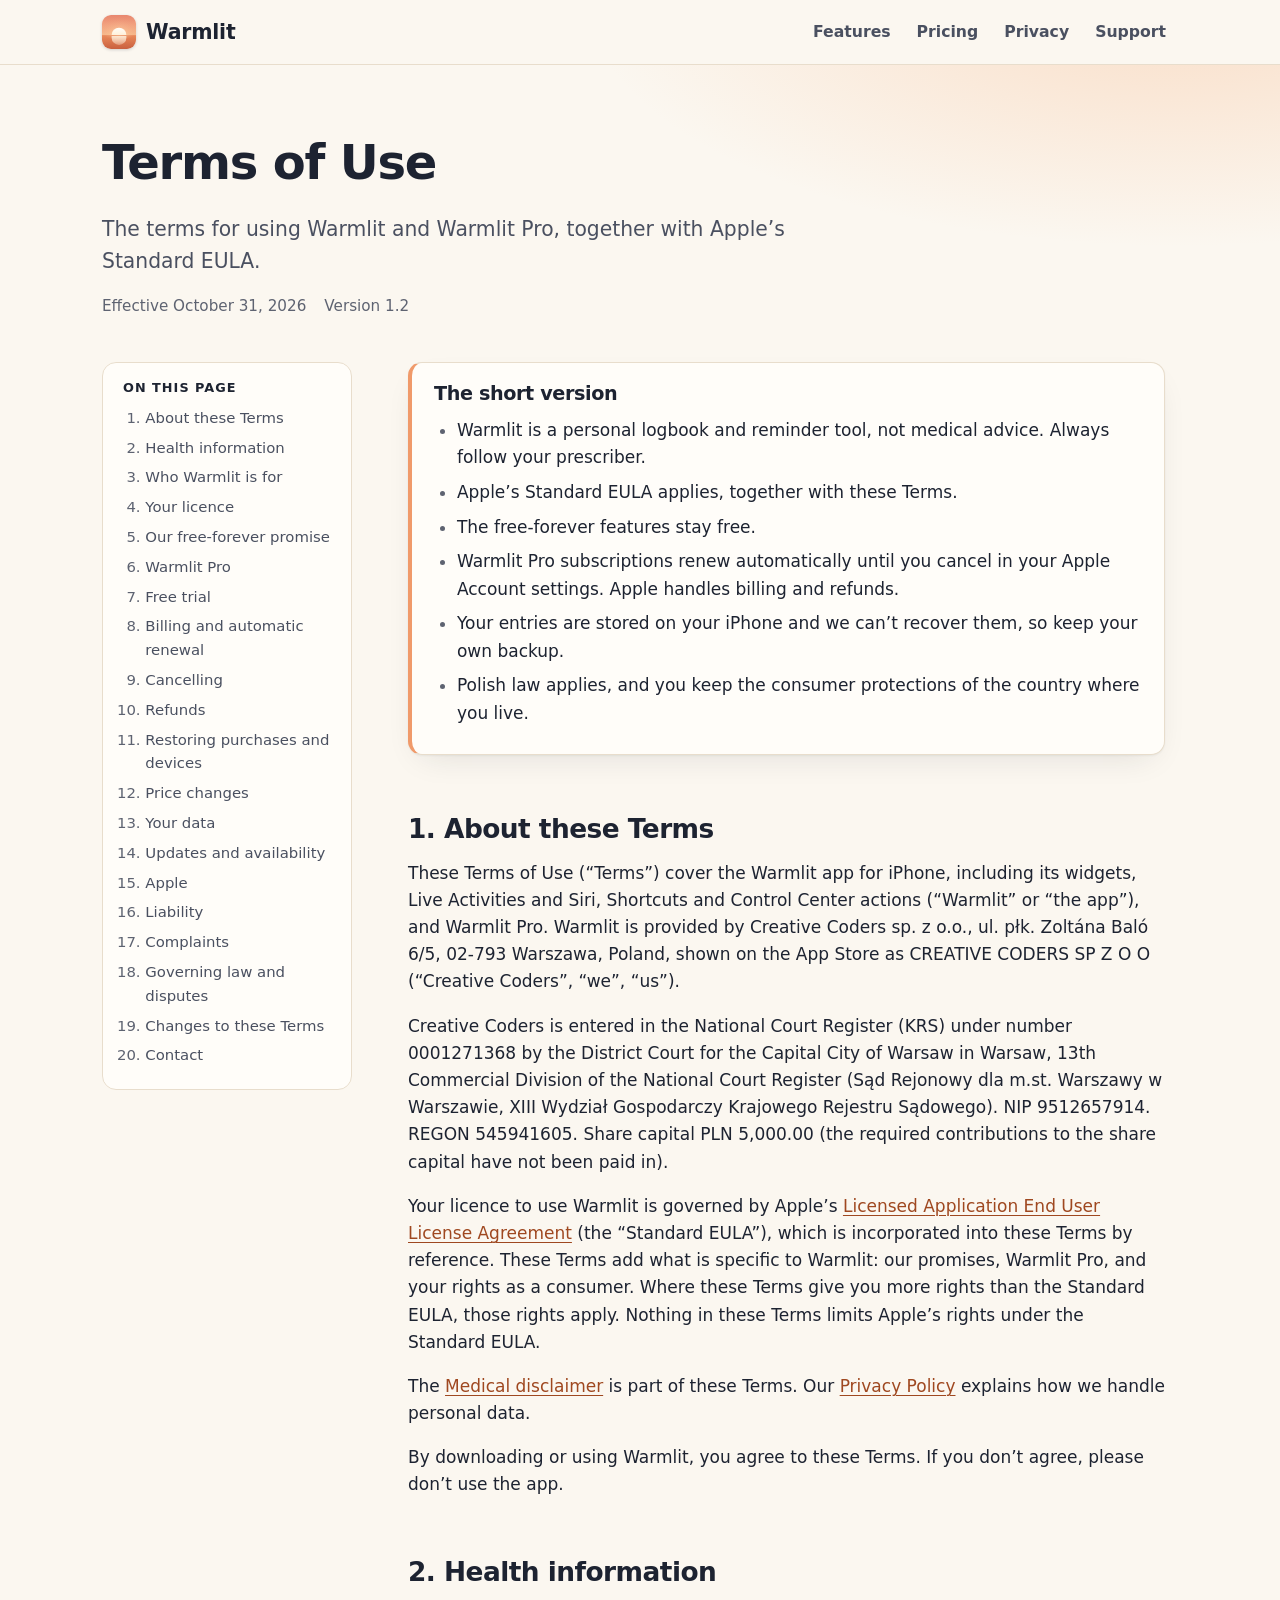
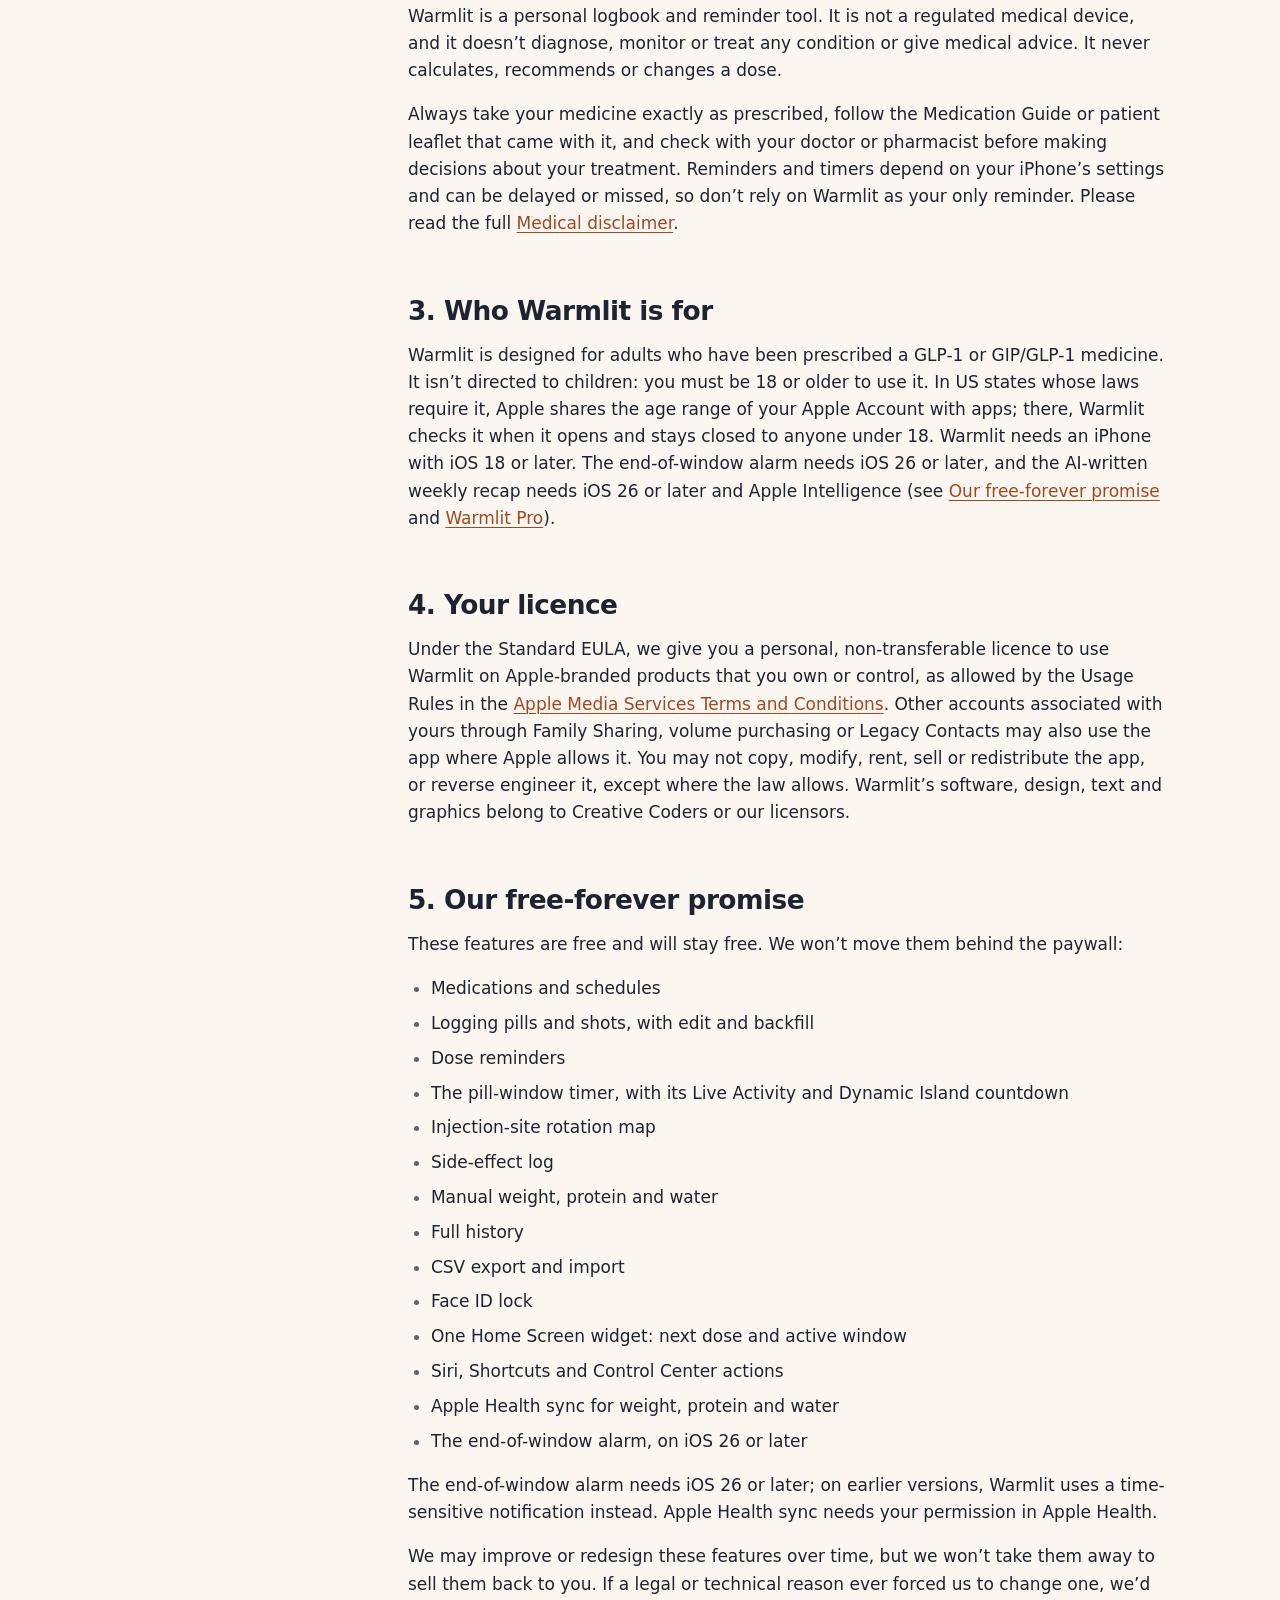
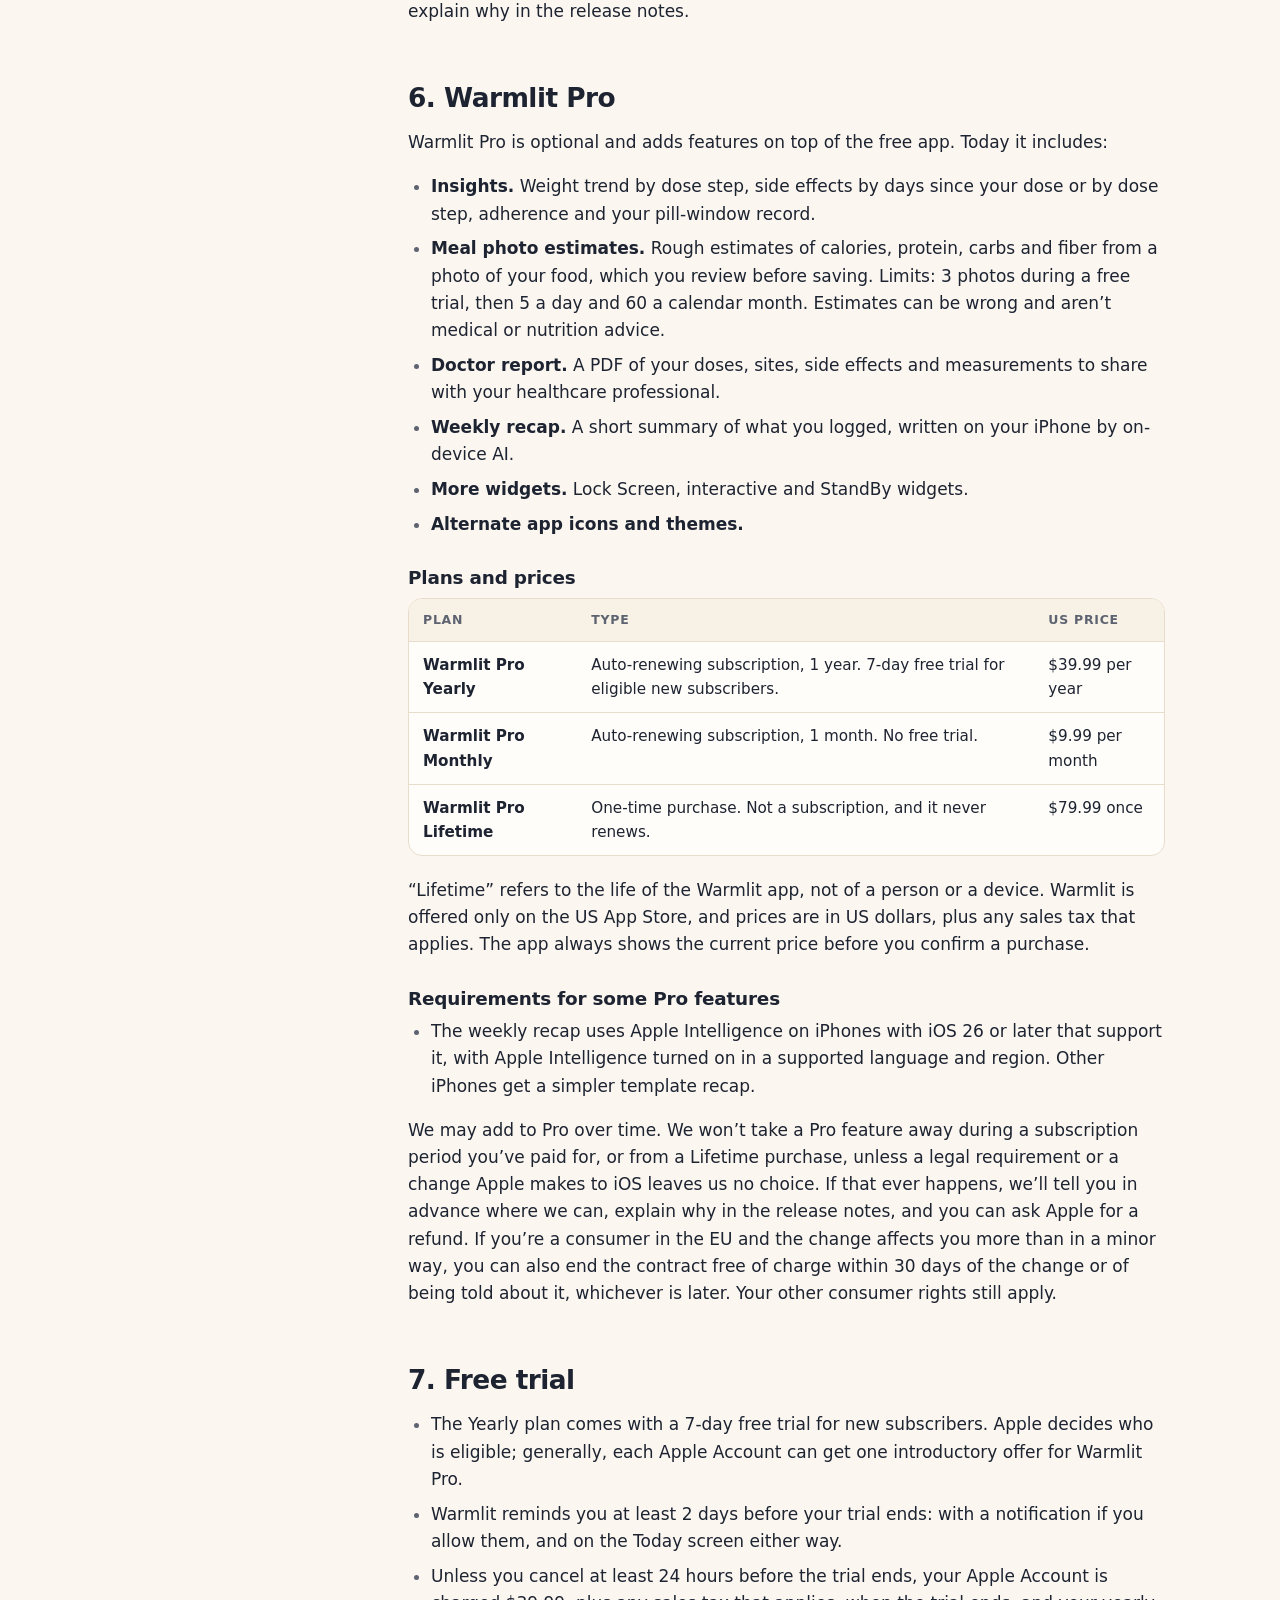
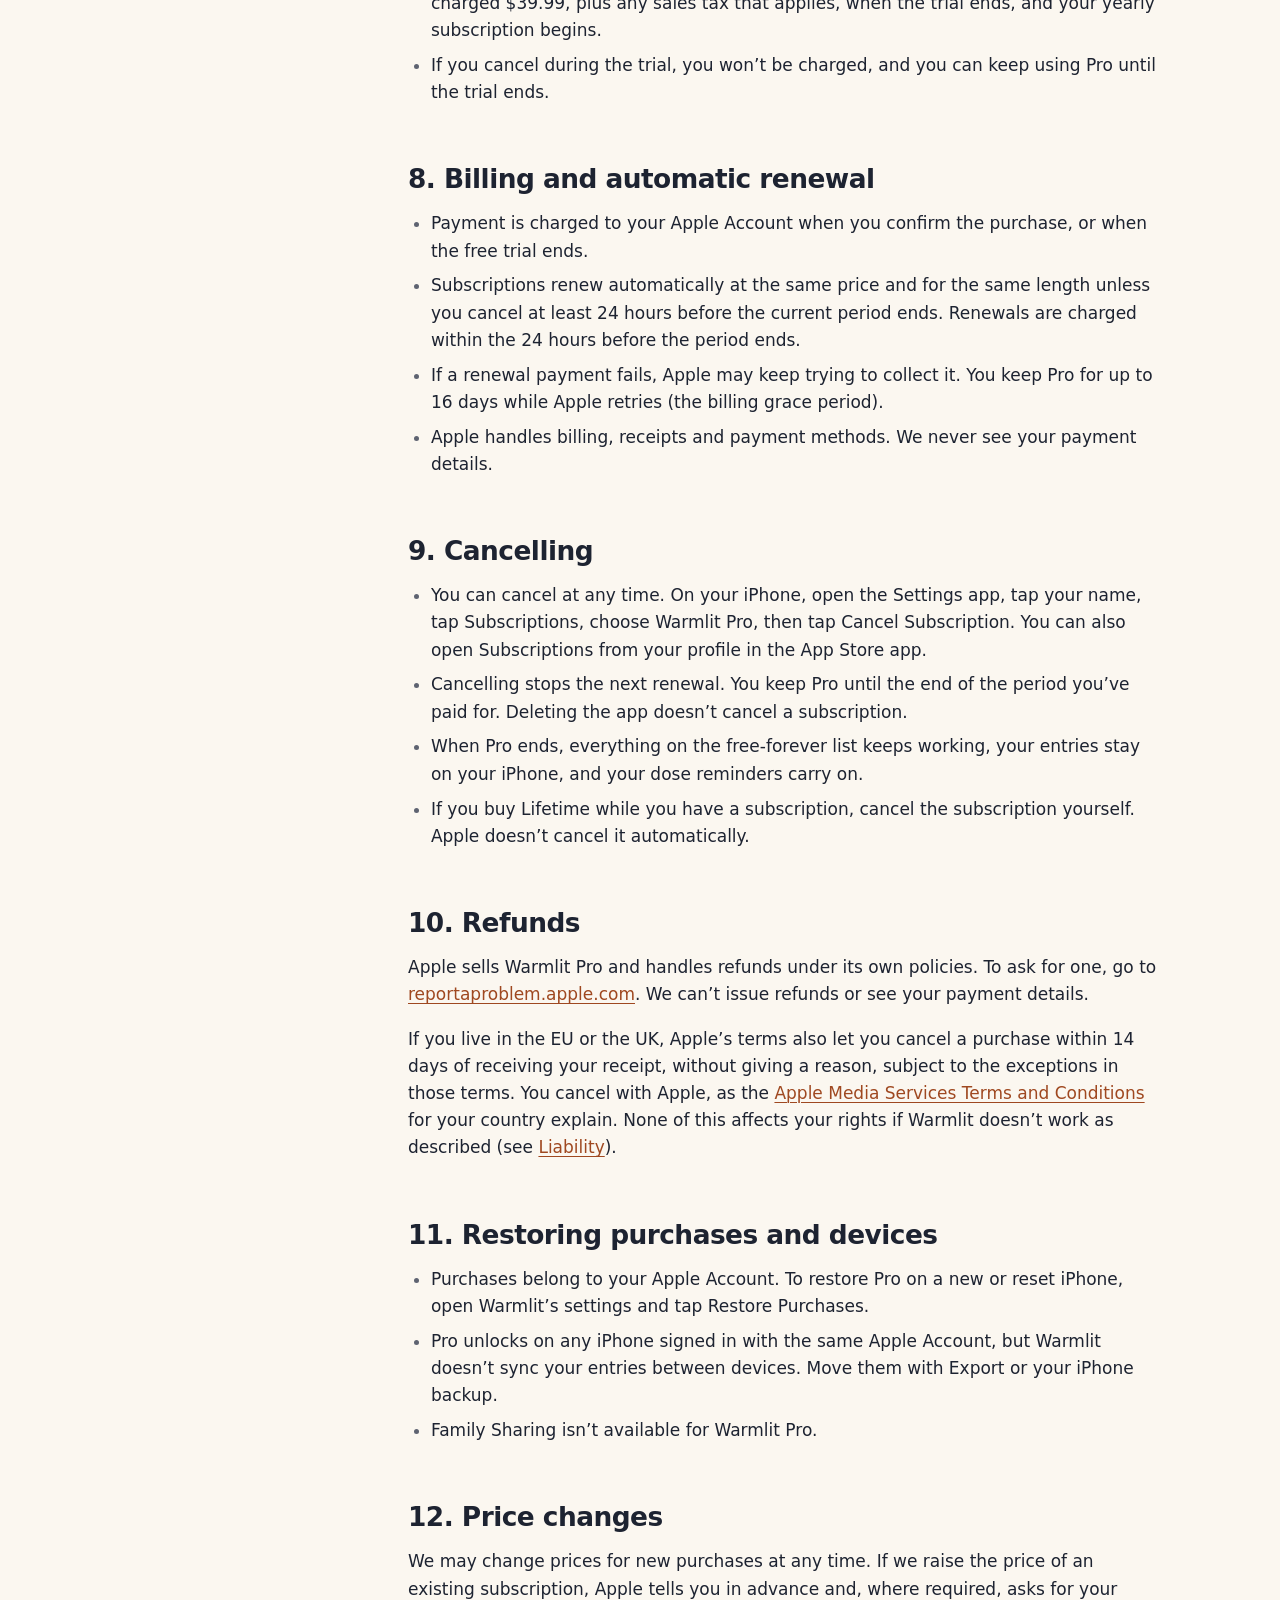
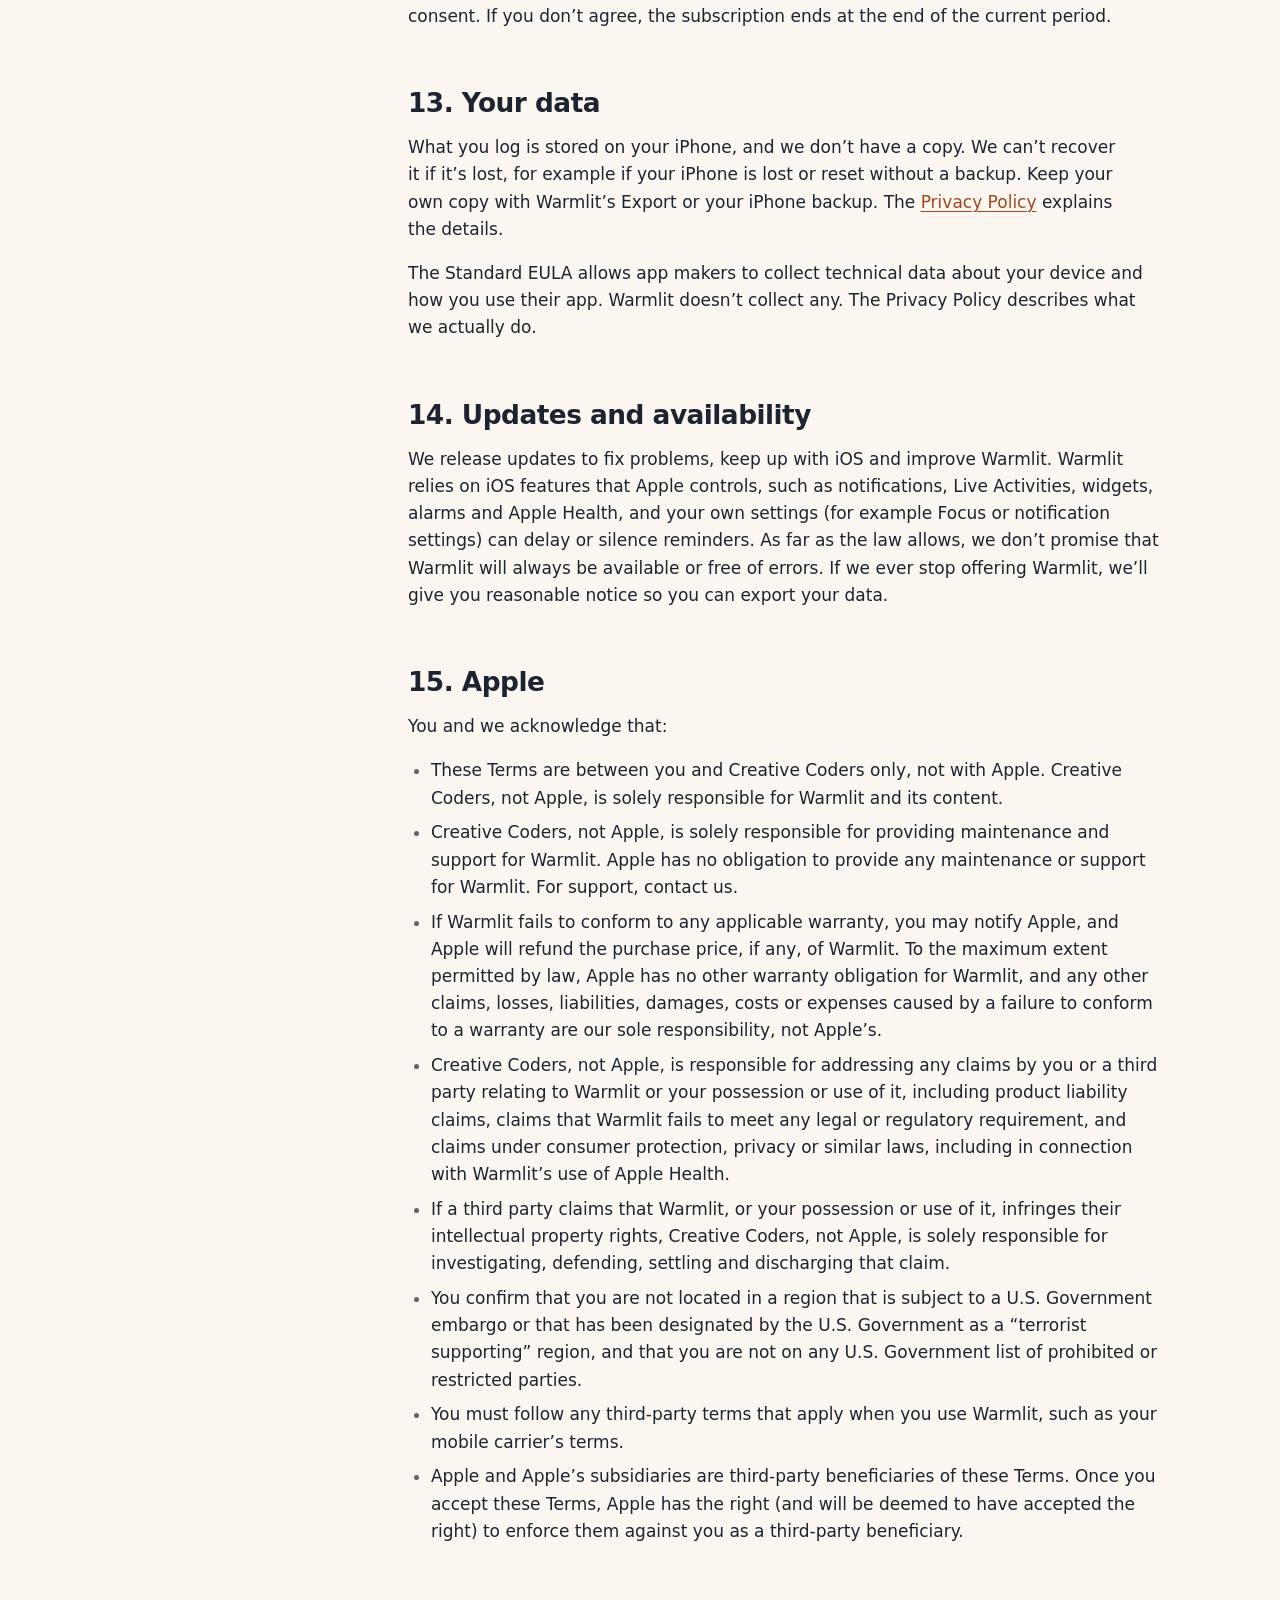
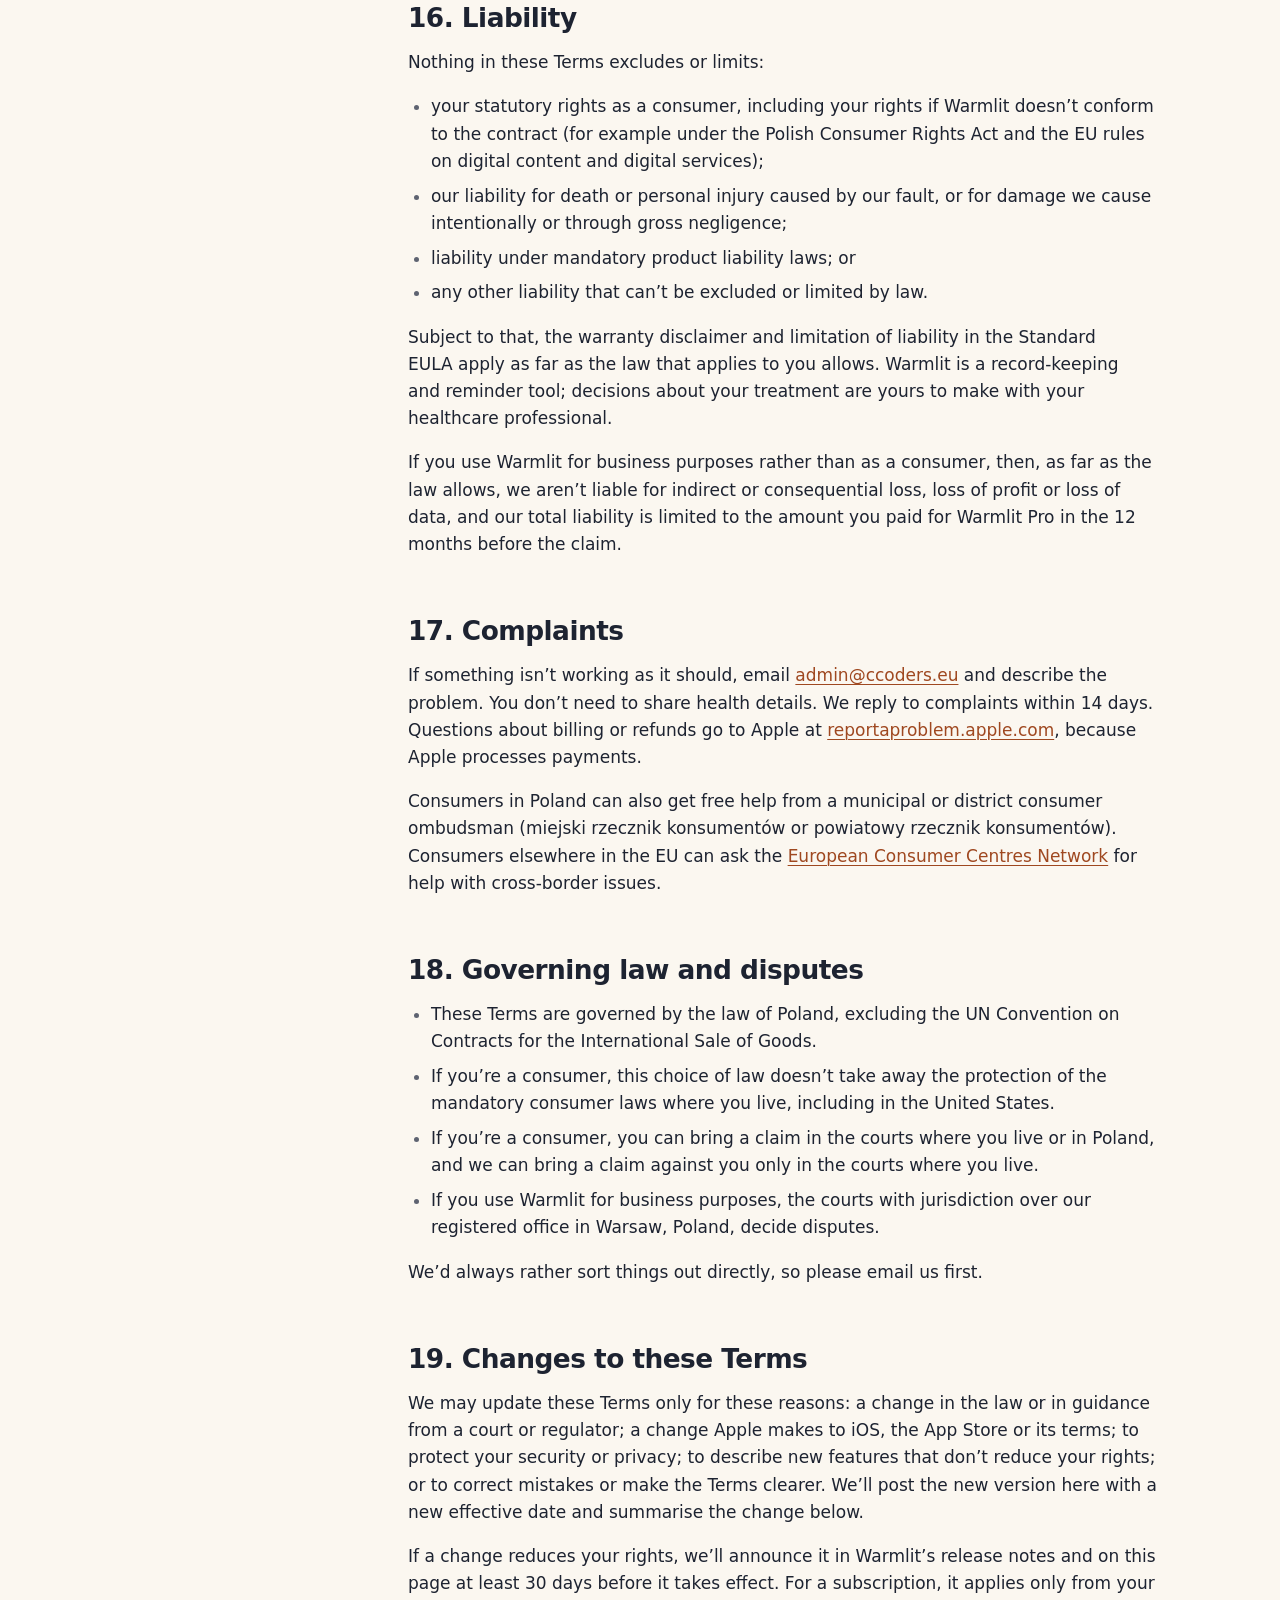
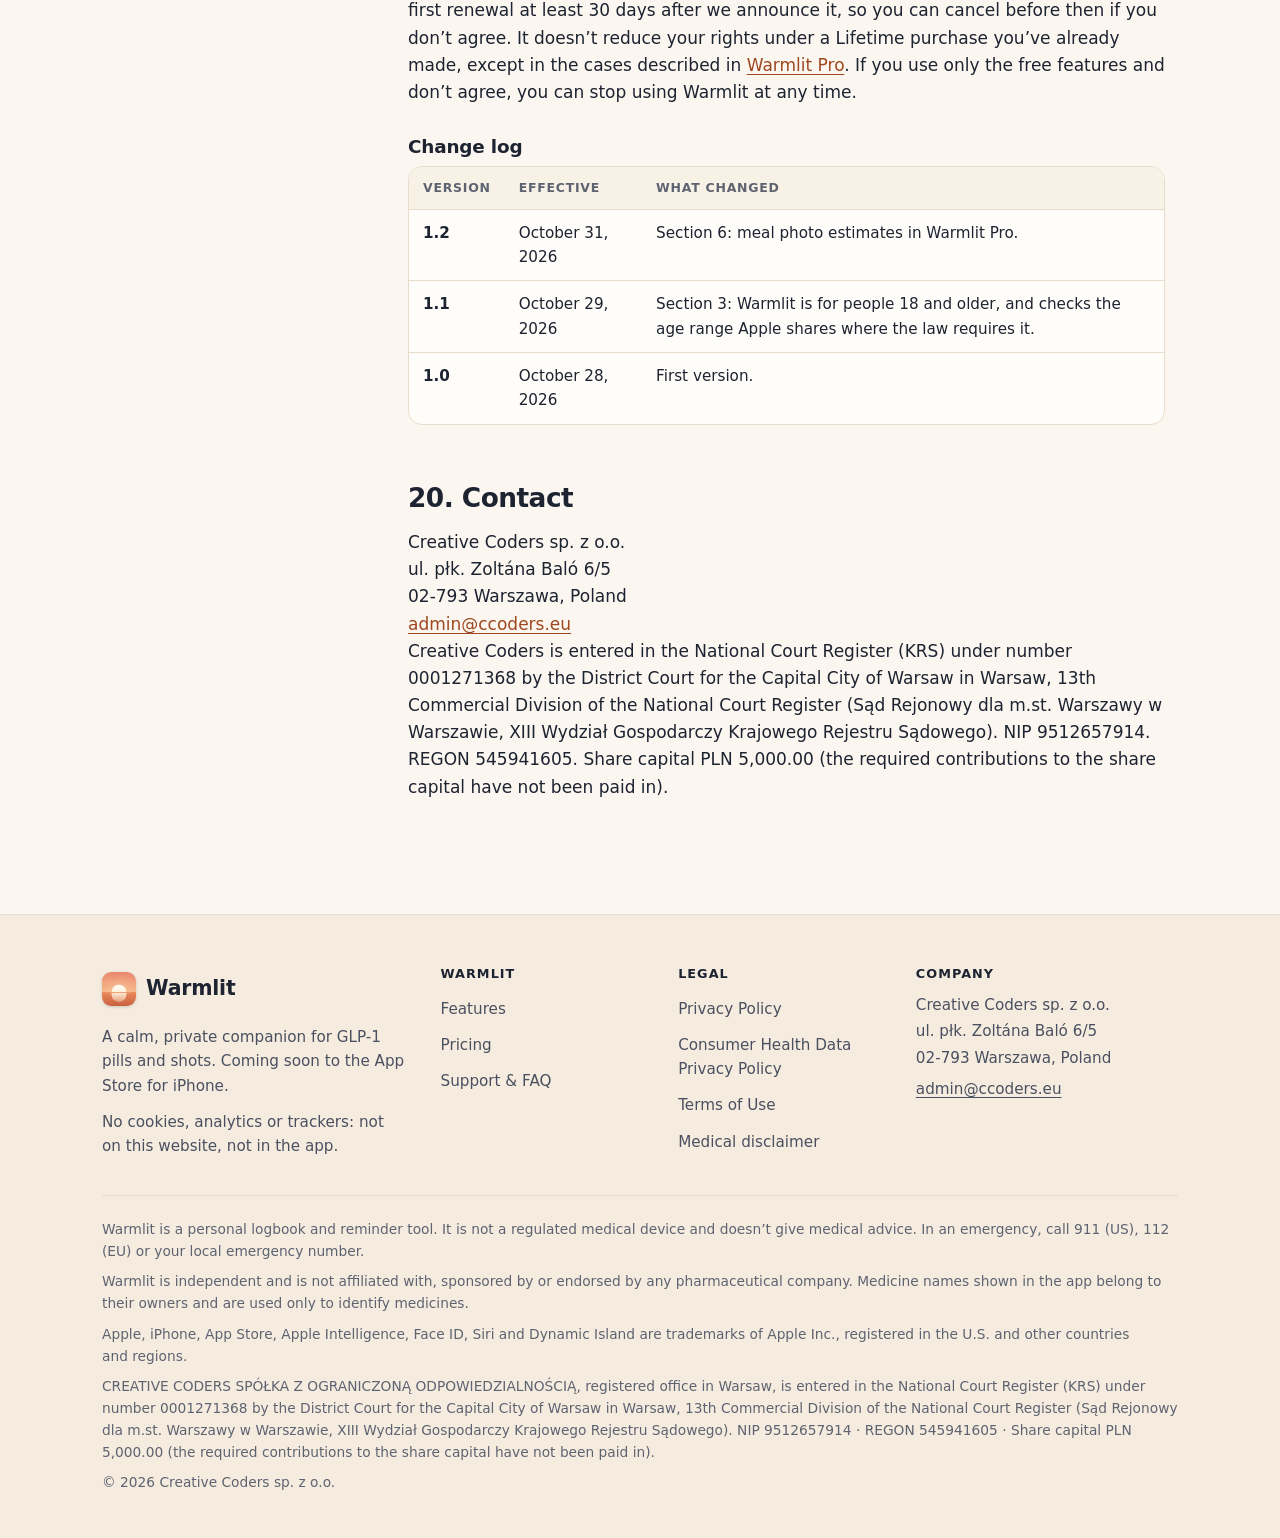
<file: terms/index.html>
<!doctype html>
<html lang="en">
<head>
  <meta charset="utf-8">
  <meta name="viewport" content="width=device-width, initial-scale=1">
  <title>Terms of Use · Warmlit</title>
  <meta name="description" content="Terms of Use for Warmlit and Warmlit Pro, including subscriptions, the free trial, cancellation and refunds through Apple. Incorporates Apple’s Standard EULA.">
  <link rel="canonical" href="https://creative-coders-eu.github.io/warmlit/terms/">
  <meta name="color-scheme" content="light dark">
  <meta name="theme-color" content="#fbf7f0" media="(prefers-color-scheme: light)">
  <meta name="theme-color" content="#15120f" media="(prefers-color-scheme: dark)">
  <meta name="referrer" content="no-referrer">
  <meta http-equiv="Content-Security-Policy" content="default-src 'none'; style-src 'self'; img-src 'self'; base-uri 'none'; form-action 'none'">
  <meta property="og:type" content="website">
  <meta property="og:site_name" content="Warmlit">
  <meta property="og:title" content="Terms of Use · Warmlit">
  <meta property="og:description" content="Terms of Use for Warmlit and Warmlit Pro, including subscriptions, the free trial, cancellation and refunds through Apple. Incorporates Apple’s Standard EULA.">
  <meta property="og:url" content="https://creative-coders-eu.github.io/warmlit/terms/">
  <meta property="og:image" content="https://creative-coders-eu.github.io/warmlit/assets/warmlit-icon-512.png">
  <meta property="og:image:alt" content="The Warmlit app icon: a pale sun rising over still, warm water.">
  <meta name="twitter:card" content="summary">
  <link rel="icon" href="../favicon.ico" sizes="32x32">
  <link rel="icon" href="../favicon.svg" type="image/svg+xml">
  <link rel="apple-touch-icon" href="../apple-touch-icon.png">
  <link rel="stylesheet" href="../assets/site.css">
</head>
<body>
  <a class="skip-link" href="#main">Skip to content</a>
  <header class="site-header">
    <div class="wrap header-inner">
      <a class="brand" href="../">
        <img class="brand-mark" src="../favicon.svg" alt="" width="34" height="34">
        <span>Warmlit</span>
      </a>
      <nav class="site-nav" aria-label="Main">
        <ul>
          <li><a href="../#features">Features</a></li>
          <li><a href="../#pricing">Pricing</a></li>
          <li><a href="../privacy/">Privacy</a></li>
          <li><a href="../support/">Support</a></li>
        </ul>
      </nav>
    </div>
  </header>
  <main id="main">
    <div class="page-hero">
      <div class="wrap">
        <h1>Terms of Use</h1>
        <p class="lede">The terms for using Warmlit and Warmlit Pro, together with Apple’s Standard EULA.</p>
        <p class="doc-meta"><span>Effective <time datetime="2026-10-31">October 31, 2026</time></span><span>Version 1.2</span></p>
      </div>
    </div>

    <div class="doc">
      <div class="wrap doc-layout">
        <nav class="toc" aria-labelledby="toc-title">
          <h2 id="toc-title">On this page</h2>
          <ol>
            <li><a href="#about">About these Terms</a></li>
            <li><a href="#health">Health information</a></li>
            <li><a href="#who">Who Warmlit is for</a></li>
            <li><a href="#licence">Your licence</a></li>
            <li><a href="#free-forever">Our free-forever promise</a></li>
            <li><a href="#pro">Warmlit Pro</a></li>
            <li><a href="#trial">Free trial</a></li>
            <li><a href="#renewal">Billing and automatic renewal</a></li>
            <li><a href="#cancelling">Cancelling</a></li>
            <li><a href="#refunds">Refunds</a></li>
            <li><a href="#restore">Restoring purchases and devices</a></li>
            <li><a href="#price-changes">Price changes</a></li>
            <li><a href="#your-data">Your data</a></li>
            <li><a href="#availability">Updates and availability</a></li>
            <li><a href="#apple">Apple</a></li>
            <li><a href="#liability">Liability</a></li>
            <li><a href="#complaints">Complaints</a></li>
            <li><a href="#law">Governing law and disputes</a></li>
            <li><a href="#changes">Changes to these Terms</a></li>
            <li><a href="#contact">Contact</a></li>
          </ol>
        </nav>

        <article class="prose">
          <section class="callout" aria-labelledby="short-version">
            <h2 id="short-version">The short version</h2>
            <ul>
              <li>Warmlit is a personal logbook and reminder tool, not medical advice. Always follow your prescriber.</li>
              <li>Apple’s Standard EULA applies, together with these Terms.</li>
              <li>The free-forever features stay free.</li>
              <li>Warmlit Pro subscriptions renew automatically until you cancel in your Apple Account settings. Apple handles billing and refunds.</li>
              <li>Your entries are stored on your iPhone and we can’t recover them, so keep your own backup.</li>
              <li>Polish law applies, and you keep the consumer protections of the country where you live.</li>
            </ul>
          </section>

          <h2 id="about">1. About these Terms</h2>
          <p>These Terms of Use (“Terms”) cover the Warmlit app for iPhone, including its widgets, Live Activities and Siri, Shortcuts and Control Center actions (“Warmlit” or “the app”), and Warmlit Pro. Warmlit is provided by Creative Coders sp. z o.o., <span lang="pl">ul. płk. Zoltána Baló 6/5, 02-793 Warszawa</span>, Poland, shown on the App Store as CREATIVE CODERS SP Z O O (“Creative Coders”, “we”, “us”).</p>
          <p>Creative Coders is entered in the National Court Register (KRS) under number 0001271368 by the District Court for the Capital City of Warsaw in Warsaw, 13th Commercial Division of the National Court Register (<span lang="pl">Sąd Rejonowy dla m.st. Warszawy w Warszawie, XIII Wydział Gospodarczy Krajowego Rejestru Sądowego</span>). NIP 9512657914. REGON 545941605. Share capital PLN 5,000.00 (the required contributions to the share capital have not been paid in).</p>
          <p>Your licence to use Warmlit is governed by Apple’s <a href="https://www.apple.com/legal/internet-services/itunes/dev/stdeula/">Licensed Application End User License Agreement</a> (the “Standard EULA”), which is incorporated into these Terms by reference. These Terms add what is specific to Warmlit: our promises, Warmlit Pro, and your rights as a consumer. Where these Terms give you more rights than the Standard EULA, those rights apply. Nothing in these Terms limits Apple’s rights under the Standard EULA.</p>
          <p>The <a href="../disclaimer/">Medical disclaimer</a> is part of these Terms. Our <a href="../privacy/">Privacy Policy</a> explains how we handle personal data.</p>
          <p>By downloading or using Warmlit, you agree to these Terms. If you don’t agree, please don’t use the app.</p>

          <h2 id="health">2. Health information</h2>
          <p>Warmlit is a personal logbook and reminder tool. It is not a regulated medical device, and it doesn’t diagnose, monitor or treat any condition or give medical advice. It never calculates, recommends or changes a dose.</p>
          <p>Always take your medicine exactly as prescribed, follow the Medication Guide or patient leaflet that came with it, and check with your doctor or pharmacist before making decisions about your treatment. Reminders and timers depend on your iPhone’s settings and can be delayed or missed, so don’t rely on Warmlit as your only reminder. Please read the full <a href="../disclaimer/">Medical disclaimer</a>.</p>

          <h2 id="who">3. Who Warmlit is for</h2>
          <p>Warmlit is designed for adults who have been prescribed a GLP-1 or GIP/GLP-1 medicine. It isn’t directed to children: you must be 18 or older to use it. In US states whose laws require it, Apple shares the age range of your Apple Account with apps; there, Warmlit checks it when it opens and stays closed to anyone under 18. Warmlit needs an iPhone with iOS 18 or later. The end-of-window alarm needs iOS 26 or later, and the AI-written weekly recap needs iOS 26 or later and Apple Intelligence (see <a href="#free-forever">Our free-forever promise</a> and <a href="#pro">Warmlit Pro</a>).</p>

          <h2 id="licence">4. Your licence</h2>
          <p>Under the Standard EULA, we give you a personal, non-transferable licence to use Warmlit on Apple-branded products that you own or control, as allowed by the Usage Rules in the <a href="https://www.apple.com/legal/internet-services/itunes/">Apple Media Services Terms and Conditions</a>. Other accounts associated with yours through Family Sharing, volume purchasing or Legacy Contacts may also use the app where Apple allows it. You may not copy, modify, rent, sell or redistribute the app, or reverse engineer it, except where the law allows. Warmlit’s software, design, text and graphics belong to Creative Coders or our licensors.</p>

          <h2 id="free-forever">5. Our free-forever promise</h2>
          <p>These features are free and will stay free. We won’t move them behind the paywall:</p>
          <ul>
            <li>Medications and schedules</li>
            <li>Logging pills and shots, with edit and backfill</li>
            <li>Dose reminders</li>
            <li>The pill-window timer, with its Live Activity and Dynamic Island countdown</li>
            <li>Injection-site rotation map</li>
            <li>Side-effect log</li>
            <li>Manual weight, protein and water</li>
            <li>Full history</li>
            <li>CSV export and import</li>
            <li>Face ID lock</li>
            <li>One Home Screen widget: next dose and active window</li>
            <li>Siri, Shortcuts and Control Center actions</li>
            <li>Apple Health sync for weight, protein and water</li>
            <li>The end-of-window alarm, on iOS 26 or later</li>
          </ul>
          <p>The end-of-window alarm needs iOS 26 or later; on earlier versions, Warmlit uses a time-sensitive notification instead. Apple Health sync needs your permission in Apple Health.</p>
          <p>We may improve or redesign these features over time, but we won’t take them away to sell them back to you. If a legal or technical reason ever forced us to change one, we’d explain why in the release notes.</p>

          <h2 id="pro">6. Warmlit Pro</h2>
          <p>Warmlit Pro is optional and adds features on top of the free app. Today it includes:</p>
          <ul>
            <li><strong>Insights.</strong> Weight trend by dose step, side effects by days since your dose or by dose step, adherence and your pill-window record.</li>
            <li><strong>Meal photo estimates.</strong> Rough estimates of calories, protein, carbs and fiber from a photo of your food, which you review before saving. Limits: 3 photos during a free trial, then 5 a day and 60 a calendar month. Estimates can be wrong and aren’t medical or nutrition advice.</li>
            <li><strong>Doctor report.</strong> A PDF of your doses, sites, side effects and measurements to share with your healthcare professional.</li>
            <li><strong>Weekly recap.</strong> A short summary of what you logged, written on your iPhone by on-device AI.</li>
            <li><strong>More widgets.</strong> Lock Screen, interactive and StandBy widgets.</li>
            <li><strong>Alternate app icons and themes.</strong></li>
          </ul>
          <h3 id="plans">Plans and prices</h3>
          <div class="table-wrap">
            <table>
              <thead>
                <tr><th scope="col">Plan</th><th scope="col">Type</th><th scope="col">US price</th></tr>
              </thead>
              <tbody>
                <tr><th scope="row">Warmlit Pro Yearly</th><td>Auto-renewing subscription, 1 year. 7-day free trial for eligible new subscribers.</td><td>$39.99 per year</td></tr>
                <tr><th scope="row">Warmlit Pro Monthly</th><td>Auto-renewing subscription, 1 month. No free trial.</td><td>$9.99 per month</td></tr>
                <tr><th scope="row">Warmlit Pro Lifetime</th><td>One-time purchase. Not a subscription, and it never renews.</td><td>$79.99 once</td></tr>
              </tbody>
            </table>
          </div>
          <p>“Lifetime” refers to the life of the Warmlit app, not of a person or a device. Warmlit is offered only on the US App Store, and prices are in US dollars, plus any sales tax that applies. The app always shows the current price before you confirm a purchase.</p>
          <h3 id="requirements">Requirements for some Pro features</h3>
          <ul>
            <li>The weekly recap uses Apple Intelligence on iPhones with iOS 26 or later that support it, with Apple Intelligence turned on in a supported language and region. Other iPhones get a simpler template recap.</li>
          </ul>
          <p>We may add to Pro over time. We won’t take a Pro feature away during a subscription period you’ve paid for, or from a Lifetime purchase, unless a legal requirement or a change Apple makes to iOS leaves us no choice. If that ever happens, we’ll tell you in advance where we can, explain why in the release notes, and you can ask Apple for a refund. If you’re a consumer in the EU and the change affects you more than in a minor way, you can also end the contract free of charge within 30 days of the change or of being told about it, whichever is later. Your other consumer rights still apply.</p>

          <h2 id="trial">7. Free trial</h2>
          <ul>
            <li>The Yearly plan comes with a 7-day free trial for new subscribers. Apple decides who is eligible; generally, each Apple Account can get one introductory offer for Warmlit Pro.</li>
            <li>Warmlit reminds you at least 2 days before your trial ends: with a notification if you allow them, and on the Today screen either way.</li>
            <li>Unless you cancel at least 24 hours before the trial ends, your Apple Account is charged $39.99, plus any sales tax that applies, when the trial ends, and your yearly subscription begins.</li>
            <li>If you cancel during the trial, you won’t be charged, and you can keep using Pro until the trial ends.</li>
          </ul>

          <h2 id="renewal">8. Billing and automatic renewal</h2>
          <ul>
            <li>Payment is charged to your Apple Account when you confirm the purchase, or when the free trial ends.</li>
            <li>Subscriptions renew automatically at the same price and for the same length unless you cancel at least 24 hours before the current period ends. Renewals are charged within the 24 hours before the period ends.</li>
            <li>If a renewal payment fails, Apple may keep trying to collect it. You keep Pro for up to 16 days while Apple retries (the billing grace period).</li>
            <li>Apple handles billing, receipts and payment methods. We never see your payment details.</li>
          </ul>

          <h2 id="cancelling">9. Cancelling</h2>
          <ul>
            <li>You can cancel at any time. On your iPhone, open the Settings app, tap your name, tap Subscriptions, choose Warmlit Pro, then tap Cancel Subscription. You can also open Subscriptions from your profile in the App Store app.</li>
            <li>Cancelling stops the next renewal. You keep Pro until the end of the period you’ve paid for. Deleting the app doesn’t cancel a subscription.</li>
            <li>When Pro ends, everything on the free-forever list keeps working, your entries stay on your iPhone, and your dose reminders carry on.</li>
            <li>If you buy Lifetime while you have a subscription, cancel the subscription yourself. Apple doesn’t cancel it automatically.</li>
          </ul>

          <h2 id="refunds">10. Refunds</h2>
          <p>Apple sells Warmlit Pro and handles refunds under its own policies. To ask for one, go to <a href="https://reportaproblem.apple.com">reportaproblem.apple.com</a>. We can’t issue refunds or see your payment details.</p>
          <p>If you live in the EU or the UK, Apple’s terms also let you cancel a purchase within 14 days of receiving your receipt, without giving a reason, subject to the exceptions in those terms. You cancel with Apple, as the <a href="https://www.apple.com/legal/internet-services/itunes/">Apple Media Services Terms and Conditions</a> for your country explain. None of this affects your rights if Warmlit doesn’t work as described (see <a href="#liability">Liability</a>).</p>

          <h2 id="restore">11. Restoring purchases and devices</h2>
          <ul>
            <li>Purchases belong to your Apple Account. To restore Pro on a new or reset iPhone, open Warmlit’s settings and tap Restore Purchases.</li>
            <li>Pro unlocks on any iPhone signed in with the same Apple Account, but Warmlit doesn’t sync your entries between devices. Move them with Export or your iPhone backup.</li>
            <li>Family Sharing isn’t available for Warmlit Pro.</li>
          </ul>

          <h2 id="price-changes">12. Price changes</h2>
          <p>We may change prices for new purchases at any time. If we raise the price of an existing subscription, Apple tells you in advance and, where required, asks for your consent. If you don’t agree, the subscription ends at the end of the current period.</p>

          <h2 id="your-data">13. Your data</h2>
          <p>What you log is stored on your iPhone, and we don’t have a copy. We can’t recover it if it’s lost, for example if your iPhone is lost or reset without a backup. Keep your own copy with Warmlit’s Export or your iPhone backup. The <a href="../privacy/">Privacy Policy</a> explains the details.</p>
          <p>The Standard EULA allows app makers to collect technical data about your device and how you use their app. Warmlit doesn’t collect any. The Privacy Policy describes what we actually do.</p>

          <h2 id="availability">14. Updates and availability</h2>
          <p>We release updates to fix problems, keep up with iOS and improve Warmlit. Warmlit relies on iOS features that Apple controls, such as notifications, Live Activities, widgets, alarms and Apple Health, and your own settings (for example Focus or notification settings) can delay or silence reminders. As far as the law allows, we don’t promise that Warmlit will always be available or free of errors. If we ever stop offering Warmlit, we’ll give you reasonable notice so you can export your data.</p>

          <h2 id="apple">15. Apple</h2>
          <p>You and we acknowledge that:</p>
          <ul>
            <li>These Terms are between you and Creative Coders only, not with Apple. Creative Coders, not Apple, is solely responsible for Warmlit and its content.</li>
            <li>Creative Coders, not Apple, is solely responsible for providing maintenance and support for Warmlit. Apple has no obligation to provide any maintenance or support for Warmlit. For support, contact us.</li>
            <li>If Warmlit fails to conform to any applicable warranty, you may notify Apple, and Apple will refund the purchase price, if any, of Warmlit. To the maximum extent permitted by law, Apple has no other warranty obligation for Warmlit, and any other claims, losses, liabilities, damages, costs or expenses caused by a failure to conform to a warranty are our sole responsibility, not Apple’s.</li>
            <li>Creative Coders, not Apple, is responsible for addressing any claims by you or a third party relating to Warmlit or your possession or use of it, including product liability claims, claims that Warmlit fails to meet any legal or regulatory requirement, and claims under consumer protection, privacy or similar laws, including in connection with Warmlit’s use of Apple Health.</li>
            <li>If a third party claims that Warmlit, or your possession or use of it, infringes their intellectual property rights, Creative Coders, not Apple, is solely responsible for investigating, defending, settling and discharging that claim.</li>
            <li>You confirm that you are not located in a region that is subject to a U.S. Government embargo or that has been designated by the U.S. Government as a “terrorist supporting” region, and that you are not on any U.S. Government list of prohibited or restricted parties.</li>
            <li>You must follow any third-party terms that apply when you use Warmlit, such as your mobile carrier’s terms.</li>
            <li>Apple and Apple’s subsidiaries are third-party beneficiaries of these Terms. Once you accept these Terms, Apple has the right (and will be deemed to have accepted the right) to enforce them against you as a third-party beneficiary.</li>
          </ul>

          <h2 id="liability">16. Liability</h2>
          <p>Nothing in these Terms excludes or limits:</p>
          <ul>
            <li>your statutory rights as a consumer, including your rights if Warmlit doesn’t conform to the contract (for example under the Polish Consumer Rights Act and the EU rules on digital content and digital services);</li>
            <li>our liability for death or personal injury caused by our fault, or for damage we cause intentionally or through gross negligence;</li>
            <li>liability under mandatory product liability laws; or</li>
            <li>any other liability that can’t be excluded or limited by law.</li>
          </ul>
          <p>Subject to that, the warranty disclaimer and limitation of liability in the Standard EULA apply as far as the law that applies to you allows. Warmlit is a record-keeping and reminder tool; decisions about your treatment are yours to make with your healthcare professional.</p>
          <p>If you use Warmlit for business purposes rather than as a consumer, then, as far as the law allows, we aren’t liable for indirect or consequential loss, loss of profit or loss of data, and our total liability is limited to the amount you paid for Warmlit Pro in the 12 months before the claim.</p>

          <h2 id="complaints">17. Complaints</h2>
          <p>If something isn’t working as it should, email <a href="mailto:admin@ccoders.eu">admin@ccoders.eu</a> and describe the problem. You don’t need to share health details. We reply to complaints within 14 days. Questions about billing or refunds go to Apple at <a href="https://reportaproblem.apple.com">reportaproblem.apple.com</a>, because Apple processes payments.</p>
          <p>Consumers in Poland can also get free help from a municipal or district consumer ombudsman (<span lang="pl">miejski rzecznik konsumentów</span> or <span lang="pl">powiatowy rzecznik konsumentów</span>). Consumers elsewhere in the EU can ask the <a href="https://commission.europa.eu/topics/consumers/consumer-rights-and-complaints/resolve-your-consumer-complaint/european-consumer-centres-network-ecc-net_en">European Consumer Centres Network</a> for help with cross-border issues.</p>

          <h2 id="law">18. Governing law and disputes</h2>
          <ul>
            <li>These Terms are governed by the law of Poland, excluding the UN Convention on Contracts for the International Sale of Goods.</li>
            <li>If you’re a consumer, this choice of law doesn’t take away the protection of the mandatory consumer laws where you live, including in the United States.</li>
            <li>If you’re a consumer, you can bring a claim in the courts where you live or in Poland, and we can bring a claim against you only in the courts where you live.</li>
            <li>If you use Warmlit for business purposes, the courts with jurisdiction over our registered office in Warsaw, Poland, decide disputes.</li>
          </ul>
          <p>We’d always rather sort things out directly, so please email us first.</p>

          <h2 id="changes">19. Changes to these Terms</h2>
          <p>We may update these Terms only for these reasons: a change in the law or in guidance from a court or regulator; a change Apple makes to iOS, the App Store or its terms; to protect your security or privacy; to describe new features that don’t reduce your rights; or to correct mistakes or make the Terms clearer. We’ll post the new version here with a new effective date and summarise the change below.</p>
          <p>If a change reduces your rights, we’ll announce it in Warmlit’s release notes and on this page at least 30 days before it takes effect. For a subscription, it applies only from your first renewal at least 30 days after we announce it, so you can cancel before then if you don’t agree. It doesn’t reduce your rights under a Lifetime purchase you’ve already made, except in the cases described in <a href="#pro">Warmlit Pro</a>. If you use only the free features and don’t agree, you can stop using Warmlit at any time.</p>
          <h3 id="change-log">Change log</h3>
          <div class="table-wrap">
            <table>
              <thead>
                <tr><th scope="col">Version</th><th scope="col">Effective</th><th scope="col">What changed</th></tr>
              </thead>
              <tbody>
                <tr><th scope="row">1.2</th><td><time datetime="2026-10-31">October 31, 2026</time></td><td>Section 6: meal photo estimates in Warmlit Pro.</td></tr>
                <tr><th scope="row">1.1</th><td><time datetime="2026-10-29">October 29, 2026</time></td><td>Section 3: Warmlit is for people 18 and older, and checks the age range Apple shares where the law requires it.</td></tr>
                <tr><th scope="row">1.0</th><td><time datetime="2026-10-28">October 28, 2026</time></td><td>First version.</td></tr>
              </tbody>
            </table>
          </div>

          <h2 id="contact">20. Contact</h2>
          <address>
            Creative Coders sp. z o.o.<br>
            <span lang="pl">ul. płk. Zoltána Baló 6/5</span><br>
            02-793 <span lang="pl">Warszawa</span>, Poland<br>
            <a href="mailto:admin@ccoders.eu">admin@ccoders.eu</a>
          </address>
          <p>Creative Coders is entered in the National Court Register (KRS) under number 0001271368 by the District Court for the Capital City of Warsaw in Warsaw, 13th Commercial Division of the National Court Register (<span lang="pl">Sąd Rejonowy dla m.st. Warszawy w Warszawie, XIII Wydział Gospodarczy Krajowego Rejestru Sądowego</span>). NIP 9512657914. REGON 545941605. Share capital PLN 5,000.00 (the required contributions to the share capital have not been paid in).</p>
        </article>
      </div>
    </div>
  </main>
  <footer class="site-footer">
    <div class="wrap">
      <div class="footer-grid">
        <div class="footer-brand">
          <a class="brand" href="../">
            <img class="brand-mark" src="../favicon.svg" alt="" width="34" height="34">
            <span>Warmlit</span>
          </a>
          <p>A calm, private companion for GLP-1 pills and shots. Coming soon to the App Store for iPhone.</p>
          <p>No cookies, analytics or trackers: not on this website, not in the app.</p>
        </div>
        <nav class="footer-col" aria-label="Product">
          <h2 class="footer-title">Warmlit</h2>
          <ul>
            <li><a href="../#features">Features</a></li>
            <li><a href="../#pricing">Pricing</a></li>
            <li><a href="../support/">Support &amp; FAQ</a></li>
          </ul>
        </nav>
        <nav class="footer-col" aria-label="Legal">
          <h2 class="footer-title">Legal</h2>
          <ul>
            <li><a href="../privacy/">Privacy Policy</a></li>
            <li><a href="../consumer-health-data/">Consumer Health Data Privacy Policy</a></li>
            <li><a href="../terms/">Terms of Use</a></li>
            <li><a href="../disclaimer/">Medical disclaimer</a></li>
          </ul>
        </nav>
        <div class="footer-col">
          <h2 class="footer-title">Company</h2>
          <address>
            Creative Coders sp. z o.o.<br>
            <span lang="pl">ul. płk. Zoltána Baló 6/5</span><br>
            02-793 <span lang="pl">Warszawa</span>, Poland<br>
            <a href="mailto:admin@ccoders.eu">admin@ccoders.eu</a>
          </address>
        </div>
      </div>
      <div class="footer-legal">
        <p>Warmlit is a personal logbook and reminder tool. It is not a regulated medical device and doesn’t give medical advice. In an emergency, call 911 (US), 112 (EU) or your local emergency number.</p>
        <p>Warmlit is independent and is not affiliated with, sponsored by or endorsed by any pharmaceutical company. Medicine names shown in the app belong to their owners and are used only to identify medicines.</p>
        <p>Apple, iPhone, App Store, Apple Intelligence, Face ID, Siri and Dynamic Island are trademarks of Apple Inc., registered in the U.S. and other countries and regions.</p>
        <p><span lang="pl">CREATIVE CODERS SPÓŁKA Z OGRANICZONĄ ODPOWIEDZIALNOŚCIĄ</span>, registered office in Warsaw, is entered in the National Court Register (KRS) under number 0001271368 by the District Court for the Capital City of Warsaw in Warsaw, 13th Commercial Division of the National Court Register (<span lang="pl">Sąd Rejonowy dla m.st. Warszawy w Warszawie, XIII Wydział Gospodarczy Krajowego Rejestru Sądowego</span>). NIP 9512657914 · REGON 545941605 · Share capital PLN 5,000.00 (the required contributions to the share capital have not been paid in).</p>
        <p>© 2026 Creative Coders sp. z o.o.</p>
      </div>
    </div>
  </footer>
</body>
</html>
</file>
<file: assets/site.css>
/*
  Warmlit website styles.
  Plain CSS: no build step, no external fonts, no third-party assets.
  Palette follows the app's design and icon: warm off-white, apricot accent,
  deep ink, soft teal secondary. Every text/background pair meets WCAG 2.2 AA (4.5:1)
  in both light and dark mode.
*/

/* ---------- Tokens ---------- */
:root {
  color-scheme: light dark;

  --bg: #fbf7f0;
  --bg-tint: #f5ecdf;
  --surface: #fffdf9;
  --surface-2: #f8f1e6;
  --border: #e8ddcc;
  --border-strong: #d6c6ae;

  --ink: #1d2331;
  --ink-2: #4a5060;
  --ink-3: #5e6371;

  --accent: #f09a6a;
  --accent-hover: #eb8c5a;
  --accent-ink: #1d2331;
  --accent-soft: #fce5d6;
  --accent-text: #9f4820;

  --teal: #22706b;
  --teal-soft: #ddefeb;

  --focus: #9f4820;

  --band: #1d2331;
  --on-band: #f7f1e8;
  --on-band-2: #c9ccd6;
  --band-accent: #f6b48c;
  --band-card: rgba(255, 255, 255, 0.05);
  --band-line: rgba(255, 255, 255, 0.1);
  --band-icon: rgba(246, 180, 140, 0.16);

  --glow-warm: rgba(247, 186, 142, 0.42);
  --glow-cool: rgba(34, 112, 107, 0.09);

  --shadow: 0 1px 2px rgba(29, 35, 49, 0.05), 0 12px 32px -14px rgba(29, 35, 49, 0.14);

  --radius: 22px;
  --radius-sm: 14px;
  --wrap: 1140px;
  --gutter: clamp(16px, 5vw, 32px);

  --font-body: system-ui, -apple-system, BlinkMacSystemFont, "Segoe UI", Roboto, "Helvetica Neue", Arial, "Noto Sans", sans-serif;
  --font-display: ui-rounded, "SF Pro Rounded", system-ui, -apple-system, BlinkMacSystemFont, "Segoe UI", Roboto, "Helvetica Neue", Arial, "Noto Sans", sans-serif;
}

@media (prefers-color-scheme: dark) {
  :root {
    --bg: #15120f;
    --bg-tint: #1b1713;
    --surface: #211c17;
    --surface-2: #28211b;
    --border: #3a3129;
    --border-strong: #52463a;

    --ink: #f3ede4;
    --ink-2: #cbc2b4;
    --ink-3: #a99f91;

    --accent: #f4a77c;
    --accent-hover: #f7b994;
    --accent-ink: #1a140d;
    --accent-soft: #3a2419;
    --accent-text: #f7b994;

    --teal: #7fcfc5;
    --teal-soft: #13302c;

    --focus: #f7b994;

    --band: #211c17;
    --on-band: #f3ede4;
    --on-band-2: #cbc2b4;
    --band-accent: #f7b994;
    --band-card: rgba(255, 255, 255, 0.03);
    --band-line: rgba(255, 255, 255, 0.08);
    --band-icon: rgba(247, 185, 148, 0.12);

    --glow-warm: rgba(240, 158, 126, 0.15);
    --glow-cool: rgba(127, 207, 197, 0.05);

    --shadow: 0 1px 2px rgba(0, 0, 0, 0.35), 0 12px 32px -14px rgba(0, 0, 0, 0.55);
  }
}

/* ---------- Base ---------- */
*,
*::before,
*::after {
  box-sizing: border-box;
}

html {
  -webkit-text-size-adjust: 100%;
  text-size-adjust: 100%;
  background: var(--bg);
}

@media (prefers-reduced-motion: no-preference) {
  html {
    scroll-behavior: smooth;
  }
}

body {
  margin: 0;
  min-height: 100vh;
  display: flex;
  flex-direction: column;
  background: var(--bg);
  color: var(--ink);
  font-family: var(--font-body);
  font-size: 1.0625rem;
  line-height: 1.6;
  overflow-wrap: break-word;
  -webkit-font-smoothing: antialiased;
  -moz-osx-font-smoothing: grayscale;
}

main {
  flex: 1 0 auto;
}

h1,
h2,
h3,
h4 {
  margin: 0 0 0.5em;
  color: var(--ink);
  font-family: var(--font-display);
  font-weight: 700;
  line-height: 1.15;
  letter-spacing: -0.015em;
  text-wrap: balance;
}

h1 {
  font-size: clamp(2.15rem, 1.3rem + 3.6vw, 3.55rem);
  letter-spacing: -0.025em;
  line-height: 1.08;
}

h2 {
  font-size: clamp(1.7rem, 1.25rem + 2vw, 2.45rem);
  letter-spacing: -0.02em;
}

h3 {
  font-size: 1.2rem;
  letter-spacing: -0.01em;
}

p {
  margin: 0 0 1em;
  text-wrap: pretty;
}

ul,
ol {
  margin: 0 0 1em;
}

strong {
  font-weight: 650;
}

a {
  color: var(--accent-text);
  text-decoration-line: underline;
  text-decoration-thickness: 1px;
  text-underline-offset: 0.18em;
}

a:hover {
  text-decoration-thickness: 2px;
}

a[href^="tel:"] {
  white-space: nowrap;
}

:focus-visible {
  outline: 3px solid var(--focus);
  outline-offset: 3px;
  border-radius: 4px;
}

::selection {
  background: var(--accent-soft);
  color: var(--ink);
}

img,
svg {
  max-width: 100%;
}

.visually-hidden {
  position: absolute !important;
  width: 1px;
  height: 1px;
  margin: -1px;
  padding: 0;
  overflow: hidden;
  clip: rect(0 0 0 0);
  clip-path: inset(50%);
  white-space: nowrap;
  border: 0;
}

.skip-link {
  position: absolute;
  top: 12px;
  left: 12px;
  z-index: 100;
  padding: 10px 16px;
  border-radius: 10px;
  background: var(--ink);
  color: var(--bg);
  font-weight: 650;
  text-decoration: none;
  transform: translateY(-200%);
}

.skip-link:focus {
  transform: none;
}

.wrap {
  width: 100%;
  max-width: var(--wrap);
  margin-inline: auto;
  padding-inline: var(--gutter);
}

.icon {
  display: block;
  flex: none;
  width: 24px;
  height: 24px;
}

/* ---------- Header ---------- */
.site-header {
  border-bottom: 1px solid var(--border);
  background: var(--bg);
}

.header-inner {
  display: flex;
  flex-wrap: wrap;
  align-items: center;
  justify-content: space-between;
  gap: 2px 16px;
  padding-block: 10px;
}

.brand {
  display: inline-flex;
  align-items: center;
  gap: 10px;
  min-height: 44px;
  color: var(--ink);
  font-family: var(--font-display);
  font-size: 1.28rem;
  font-weight: 700;
  letter-spacing: -0.01em;
  text-decoration: none;
}

.brand-mark {
  display: block;
  width: 34px;
  height: 34px;
  border-radius: 9px;
  box-shadow: 0 1px 3px rgba(29, 35, 49, 0.18);
}

.site-nav ul {
  display: flex;
  flex-wrap: wrap;
  gap: 2px;
  margin: 0;
  padding: 0;
  list-style: none;
}

.site-nav a {
  display: inline-flex;
  align-items: center;
  min-height: 44px;
  padding: 0 12px;
  border-radius: 999px;
  color: var(--ink-2);
  font-size: 0.98rem;
  font-weight: 560;
  text-decoration: none;
}

.site-nav a:hover {
  background: var(--surface-2);
  color: var(--ink);
}

.site-nav a[aria-current="page"] {
  background: var(--accent-soft);
  color: var(--ink);
}

@media (max-width: 559px) {
  .site-nav {
    width: 100%;
  }

  .site-nav ul {
    margin-left: -12px;
  }
}

/* ---------- Buttons, chips, tags ---------- */
.btn {
  display: inline-flex;
  align-items: center;
  justify-content: center;
  gap: 8px;
  min-height: 48px;
  padding: 0 22px;
  border: 1.5px solid transparent;
  border-radius: 999px;
  font-size: 1rem;
  font-weight: 650;
  text-align: center;
  text-decoration: none;
}

.btn-primary {
  background: var(--accent);
  color: var(--accent-ink);
}

.btn-primary:hover {
  background: var(--accent-hover);
}

.btn-quiet {
  border-color: var(--border-strong);
  background: transparent;
  color: var(--ink);
}

.btn-quiet:hover {
  background: var(--surface-2);
}

.btn-band {
  background: var(--band-accent);
  color: #1d2331;
}

.btn-band:hover {
  background: #f9c6a6;
}

.chip {
  display: inline-flex;
  align-items: center;
  padding: 4px 12px;
  border-radius: 999px;
  background: var(--accent-soft);
  color: var(--accent-text);
  font-size: 0.85rem;
  font-weight: 700;
  white-space: nowrap;
}

.tag {
  display: inline-block;
  padding: 3px 10px;
  border-radius: 999px;
  font-size: 0.74rem;
  font-weight: 700;
  letter-spacing: 0.06em;
  text-transform: uppercase;
  white-space: nowrap;
}

.tag-free {
  background: var(--teal-soft);
  color: var(--teal);
}

.tag-pro {
  background: var(--accent-soft);
  color: var(--accent-text);
}

.eyebrow {
  margin: 0 0 14px;
  color: var(--accent-text);
  font-size: 0.82rem;
  font-weight: 700;
  letter-spacing: 0.08em;
  text-transform: uppercase;
}

.lede {
  max-width: 36em;
  color: var(--ink-2);
  font-size: clamp(1.1rem, 1rem + 0.45vw, 1.27rem);
}

.card {
  border: 1px solid var(--border);
  border-radius: var(--radius);
  background: var(--surface);
  box-shadow: var(--shadow);
}

.icon-tile {
  display: grid;
  place-items: center;
  width: 48px;
  height: 48px;
  margin-bottom: 16px;
  border-radius: 15px;
  background: var(--accent-soft);
  color: var(--accent-text);
}

.icon-tile.teal {
  background: var(--teal-soft);
  color: var(--teal);
}

/* ---------- Hero ---------- */
.hero {
  padding-block: clamp(36px, 7vw, 88px) clamp(52px, 8vw, 104px);
  background:
    radial-gradient(1100px 540px at 90% -10%, var(--glow-warm), transparent 62%),
    radial-gradient(640px 340px at 0% 45%, var(--glow-cool), transparent 70%);
}

.hero-grid {
  display: grid;
  align-items: center;
  gap: clamp(40px, 6vw, 64px);
}

@media (min-width: 920px) {
  .hero-grid {
    grid-template-columns: minmax(0, 1.15fr) minmax(0, 0.85fr);
  }
}

.launch-note {
  display: flex;
  flex-wrap: wrap;
  align-items: center;
  gap: 8px 12px;
  max-width: 34em;
  margin: 26px 0 0;
  padding: 14px 16px;
  border: 1px dashed var(--border-strong);
  border-radius: var(--radius-sm);
  background: var(--surface);
  color: var(--ink-2);
}

.hero-actions {
  display: flex;
  flex-wrap: wrap;
  gap: 12px;
  margin-top: 22px;
}

.hero-meta {
  margin: 18px 0 0;
  color: var(--ink-3);
  font-size: 0.92rem;
}

/* Lock Screen illustration (pure CSS, decorative; described by its aria-label) */
.hero-art {
  display: flex;
  justify-content: center;
}

.phone {
  container-type: inline-size;
  width: min(300px, 82vw);
  aspect-ratio: 300 / 616;
  padding: 10px;
  border-radius: 48px;
  background: linear-gradient(150deg, #474c59, #15171c 42%, #2c3039);
  box-shadow:
    0 44px 80px -34px rgba(29, 35, 49, 0.6),
    inset 0 0 0 1px rgba(255, 255, 255, 0.1);
}

.phone-screen {
  position: relative;
  display: flex;
  flex-direction: column;
  align-items: center;
  height: 100%;
  padding: 3.6cqw 4.6cqw 5.4cqw;
  overflow: hidden;
  border-radius: 38px;
  background: linear-gradient(180deg, #252040 0%, #46304f 24%, #8f5363 42%, #df9277 53%, #f6c08e 56%, #e58d63 56%, #c96a4b 78%, #a9533c 100%);
  color: #fff8ee;
  font-size: 4.6cqw;
  line-height: 1.3;
}

.phone-screen > * {
  position: relative;
}

.ls-sun {
  position: absolute;
  top: 56%;
  left: 50%;
  width: 40%;
  aspect-ratio: 2 / 1;
  border-radius: 999px 999px 0 0;
  background: linear-gradient(#fffdf8, #fff1da);
  box-shadow: 0 0 46px 20px rgba(255, 236, 205, 0.32);
  transform: translate(-50%, -100%);
}

.ls-reflection {
  position: absolute;
  top: 57.6%;
  left: 50%;
  width: 40%;
  height: 12%;
  border-radius: 0 0 999px 999px;
  background: linear-gradient(rgba(255, 243, 224, 0.72), rgba(255, 243, 224, 0.03));
  transform: translateX(-50%);
}

.island {
  display: flex;
  align-items: center;
  justify-content: space-between;
  gap: 0.8em;
  width: 46%;
  height: 2.3em;
  padding: 0 0.8em 0 0.5em;
  border-radius: 999px;
  background: #000;
}

.island-ring {
  display: block;
  width: 1.5em;
  height: 1.5em;
}

.ring-track {
  fill: none;
  stroke: rgba(255, 255, 255, 0.2);
  stroke-width: 3;
}

.ring-fill {
  fill: none;
  stroke: #f6b48c;
  stroke-width: 3;
  stroke-linecap: round;
}

.island-time {
  color: #f6b48c;
  font-size: 0.95em;
  font-weight: 700;
  font-variant-numeric: tabular-nums;
}

.ls-clock {
  margin-top: 1.3em;
  text-align: center;
}

.ls-date {
  display: block;
  font-size: 1.05em;
  font-weight: 600;
  opacity: 0.92;
}

.ls-time {
  display: block;
  font-family: var(--font-display);
  font-size: 5.3em;
  font-weight: 700;
  line-height: 1.02;
  letter-spacing: -0.03em;
}

.ls-activity {
  width: 100%;
  margin-top: auto;
  padding: 0.95em 1.05em 1.05em;
  border-radius: 1.7em;
  background: rgba(22, 17, 24, 0.66);
  -webkit-backdrop-filter: blur(14px);
  backdrop-filter: blur(14px);
}

.ls-row {
  display: flex;
  align-items: center;
  justify-content: space-between;
  gap: 0.6em;
}

.ls-app {
  display: inline-flex;
  align-items: center;
  gap: 0.45em;
  font-size: 0.92em;
  font-weight: 600;
  opacity: 0.92;
}

.ls-app img {
  display: block;
  width: 1.4em;
  height: 1.4em;
  border-radius: 0.35em;
}

.ls-ends {
  font-size: 0.92em;
  opacity: 0.82;
}

.ls-main {
  margin-top: 0.5em;
  align-items: baseline;
}

.ls-title {
  font-size: 1.1em;
  font-weight: 700;
}

.ls-left {
  color: #f6b48c;
  font-family: var(--font-display);
  font-size: 1.45em;
  font-weight: 700;
  font-variant-numeric: tabular-nums;
  white-space: nowrap;
}

.ls-bar {
  height: 0.42em;
  margin-top: 0.55em;
  overflow: hidden;
  border-radius: 999px;
  background: rgba(255, 255, 255, 0.18);
}

.ls-bar-fill {
  display: block;
  width: 20%;
  height: 100%;
  border-radius: inherit;
  background: #f6b48c;
}

.ls-note {
  margin: 0.7em 0 0;
  font-size: 0.86em;
  line-height: 1.35;
  opacity: 0.9;
}

.ls-controls {
  display: flex;
  justify-content: space-between;
  width: 100%;
  margin-top: 1em;
  padding: 0 0.5em;
}

.ls-control {
  display: grid;
  place-items: center;
  width: 3.3em;
  height: 3.3em;
  border-radius: 50%;
  background: rgba(0, 0, 0, 0.3);
  -webkit-backdrop-filter: blur(8px);
  backdrop-filter: blur(8px);
}

.ls-control svg {
  display: block;
  width: 1.5em;
  height: 1.5em;
}

/* ---------- Sections ---------- */
.section {
  padding-block: clamp(56px, 9vw, 112px);
}

.section-tint {
  background: var(--bg-tint);
}

.section-head {
  max-width: 46rem;
  margin-bottom: clamp(28px, 4vw, 48px);
}

.section-lede {
  margin-bottom: 0;
  color: var(--ink-2);
  font-size: 1.12rem;
}

/* Pillars */
.pillars {
  display: grid;
  gap: 16px;
}

@media (min-width: 760px) {
  .pillars {
    grid-template-columns: repeat(2, minmax(0, 1fr));
    gap: 20px;
  }
}

.pillar {
  padding: clamp(22px, 3vw, 32px);
}

.pillar p {
  color: var(--ink-2);
}

.pillar ul {
  margin: 0;
  padding-left: 1.15em;
  color: var(--ink-2);
}

.pillar li + li {
  margin-top: 6px;
}

.pillar li::marker {
  color: var(--accent-text);
}

/* Morning steps */
.steps {
  display: grid;
  gap: 16px;
  margin: 0;
  padding: 0;
  list-style: none;
}

@media (min-width: 820px) {
  .steps {
    grid-template-columns: repeat(3, minmax(0, 1fr));
    gap: 20px;
  }
}

.step {
  padding: 24px;
}

.step-num {
  display: inline-grid;
  place-items: center;
  width: 38px;
  height: 38px;
  margin-bottom: 14px;
  border-radius: 50%;
  background: var(--accent);
  color: var(--accent-ink);
  font-family: var(--font-display);
  font-weight: 700;
}

.step p {
  margin: 0;
  color: var(--ink-2);
}

.after-steps {
  max-width: 46rem;
  margin: 26px 0 0;
  color: var(--ink-2);
}

/* Features */
.features {
  display: grid;
  gap: 14px;
}

@media (min-width: 620px) {
  .features {
    grid-template-columns: repeat(2, minmax(0, 1fr));
  }
}

@media (min-width: 1060px) {
  .features {
    grid-template-columns: repeat(4, minmax(0, 1fr));
    gap: 16px;
  }
}

.feature {
  display: flex;
  flex-direction: column;
  gap: 10px;
  padding: 22px;
}

.feature-top {
  display: flex;
  align-items: center;
  justify-content: space-between;
  gap: 10px;
}

.feature .icon-tile {
  width: 44px;
  height: 44px;
  margin: 0;
  border-radius: 14px;
}

.feature h3 {
  margin: 4px 0 0;
  font-size: 1.12rem;
}

.feature p {
  margin: 0;
  color: var(--ink-2);
  font-size: 0.98rem;
}

/* Privacy band */
.band {
  background: var(--band);
  color: var(--on-band);
}

.band h2,
.band h3 {
  color: var(--on-band);
}

.band p {
  color: var(--on-band-2);
}

.band a:not(.btn) {
  color: var(--band-accent);
}

.band .eyebrow {
  color: var(--band-accent);
}

.band :focus-visible {
  outline-color: var(--band-accent);
}

.privacy-grid {
  display: grid;
  gap: 36px;
}

@media (min-width: 920px) {
  .privacy-grid {
    grid-template-columns: minmax(0, 0.9fr) minmax(0, 1.1fr);
    align-items: start;
    gap: 64px;
  }
}

.promise-list {
  display: grid;
  gap: 12px;
  margin: 0;
  padding: 0;
  list-style: none;
}

.promise-list li {
  display: grid;
  grid-template-columns: 40px minmax(0, 1fr);
  align-items: start;
  gap: 14px;
  padding: 16px;
  border: 1px solid var(--band-line);
  border-radius: 16px;
  background: var(--band-card);
  color: var(--on-band-2);
}

.promise-icon {
  display: grid;
  place-items: center;
  width: 40px;
  height: 40px;
  border-radius: 12px;
  background: var(--band-icon);
  color: var(--band-accent);
}

.promise-list strong {
  display: block;
  margin-bottom: 2px;
  color: var(--on-band);
}

/* Pricing */
.pricing-grid {
  display: grid;
  gap: 20px;
}

@media (min-width: 900px) {
  .pricing-grid {
    grid-template-columns: repeat(2, minmax(0, 1fr));
    gap: 24px;
  }
}

.plan {
  padding: clamp(22px, 3.2vw, 36px);
}

.plan-pro {
  border: 2px solid var(--accent);
}

.plan-head {
  display: flex;
  flex-wrap: wrap;
  align-items: baseline;
  justify-content: space-between;
  gap: 6px 12px;
  margin-bottom: 6px;
}

.plan-head h3 {
  margin: 0;
  font-size: 1.5rem;
}

.plan-price {
  margin: 0;
  color: var(--ink);
  font-family: var(--font-display);
  font-size: 1.5rem;
  font-weight: 700;
}

.plan-sub {
  margin-bottom: 20px;
  color: var(--ink-2);
}

.checklist {
  display: grid;
  gap: 10px;
  margin: 0;
  padding: 0;
  list-style: none;
}

.checklist li {
  position: relative;
  padding-left: 32px;
}

.checklist li::before {
  content: "";
  position: absolute;
  top: 0.18em;
  left: 0;
  width: 22px;
  height: 22px;
  border-radius: 50%;
  background: var(--teal-soft);
}

.checklist li::after {
  content: "";
  position: absolute;
  top: calc(0.18em + 5px);
  left: 8px;
  width: 6px;
  height: 11px;
  border: solid var(--teal);
  border-width: 0 2.2px 2.2px 0;
  transform: rotate(45deg);
}

.checklist.warm li::before {
  background: var(--accent-soft);
}

.checklist.warm li::after {
  border-color: var(--accent-text);
}

.checklist .sub {
  display: block;
  color: var(--ink-3);
  font-size: 0.9rem;
}

.plans {
  margin-top: 24px;
  padding: clamp(22px, 3.2vw, 36px);
}

.plans h3 {
  margin-bottom: 22px;
}

.plans h3 + .timeline {
  margin-top: -4px;
}

.price-options {
  display: grid;
  gap: 18px;
  margin: 0 0 clamp(28px, 4vw, 40px);
  padding: 0;
  list-style: none;
}

@media (min-width: 800px) {
  .price-options {
    grid-template-columns: repeat(3, minmax(0, 1fr));
    gap: 16px;
  }
}

.price-option {
  position: relative;
  display: flex;
  flex-direction: column;
  gap: 2px;
  padding: 20px 16px 16px;
  border: 1px solid var(--border-strong);
  border-radius: 16px;
  background: var(--surface-2);
}

.price-option.featured {
  border: 2px solid var(--accent);
  background: var(--accent-soft);
}

.badge {
  position: absolute;
  top: -12px;
  left: 14px;
  padding: 2px 10px;
  border-radius: 999px;
  background: var(--accent);
  color: var(--accent-ink);
  font-size: 0.74rem;
  font-weight: 700;
  letter-spacing: 0.05em;
  text-transform: uppercase;
}

.po-name {
  font-weight: 700;
}

.po-price {
  font-family: var(--font-display);
  font-size: 1.9rem;
  font-weight: 700;
  line-height: 1.15;
  letter-spacing: -0.02em;
}

.po-per {
  color: var(--ink-2);
  font-size: 1rem;
  font-weight: 600;
  letter-spacing: 0;
}

.po-note {
  color: var(--ink-2);
  font-size: 0.92rem;
}

.timeline {
  display: grid;
  gap: 14px;
  margin: 0;
  padding: 0;
  list-style: none;
}

@media (min-width: 760px) {
  .timeline {
    grid-template-columns: repeat(3, minmax(0, 1fr));
    gap: 20px;
  }
}

.timeline li {
  padding-top: 14px;
  border-top: 3px solid var(--accent);
  color: var(--ink-2);
}

.timeline strong {
  display: block;
  color: var(--ink);
  font-family: var(--font-display);
  font-size: 1.12rem;
}

.fine-print {
  max-width: 62rem;
  margin-top: 26px;
  color: var(--ink-2);
  font-size: 0.93rem;
}

.fine-print p {
  margin-bottom: 0.8em;
}

/* FAQ teaser */
.faq-grid {
  display: grid;
  gap: 14px;
}

@media (min-width: 760px) {
  .faq-grid {
    grid-template-columns: repeat(2, minmax(0, 1fr));
    gap: 18px;
  }
}

.qa {
  padding: 22px 24px;
}

.qa h3 {
  font-size: 1.12rem;
}

.qa p {
  margin: 0;
  color: var(--ink-2);
}

.more-link {
  margin: 28px 0 0;
  font-weight: 650;
}

/* What Warmlit is (intended purpose) */
.purpose {
  max-width: 50rem;
}

.purpose-statement {
  padding: 22px 24px;
  border-left: 4px solid var(--teal);
  border-radius: 0 var(--radius-sm) var(--radius-sm) 0;
  background: var(--surface);
  color: var(--ink);
  font-size: 1.06rem;
}

/* ---------- Footer ---------- */
.site-footer {
  padding-block: 52px 36px;
  border-top: 1px solid var(--border);
  background: var(--bg-tint);
  color: var(--ink-2);
  font-size: 0.95rem;
}

.footer-grid {
  display: grid;
  gap: 30px;
}

@media (min-width: 720px) {
  .footer-grid {
    grid-template-columns: repeat(2, minmax(0, 1fr));
  }
}

@media (min-width: 1000px) {
  .footer-grid {
    grid-template-columns: minmax(0, 1.5fr) repeat(2, minmax(0, 1fr)) minmax(0, 1.3fr);
    gap: 36px;
  }
}

.footer-brand p {
  max-width: 26rem;
  margin: 12px 0 0;
}

.footer-title {
  margin: 0 0 10px;
  color: var(--ink);
  font-family: var(--font-body);
  font-size: 0.8rem;
  font-weight: 700;
  letter-spacing: 0.08em;
  text-transform: uppercase;
}

.footer-col ul {
  display: grid;
  gap: 2px;
  margin: 0;
  padding: 0;
  list-style: none;
}

.footer-col a {
  display: inline-block;
  padding: 5px 0;
  color: var(--ink-2);
  text-decoration: none;
}

.footer-col a:hover {
  color: var(--ink);
  text-decoration: underline;
}

.site-footer address {
  font-style: normal;
  line-height: 1.75;
}

.site-footer address a {
  color: var(--ink-2);
  text-decoration: underline;
}

.site-footer address a:hover {
  color: var(--ink);
}

.footer-legal {
  margin-top: 36px;
  padding-top: 22px;
  border-top: 1px solid var(--border);
  color: var(--ink-3);
  font-size: 0.86rem;
}

.footer-legal p {
  max-width: 72rem;
  margin-bottom: 0.6em;
}

/* ---------- Document pages (privacy, terms, disclaimer, support) ---------- */
.page-hero {
  padding-block: clamp(36px, 6vw, 72px) clamp(24px, 3vw, 36px);
  background: radial-gradient(900px 380px at 92% -24%, var(--glow-warm), transparent 66%);
}

.page-hero h1 {
  font-size: clamp(2rem, 1.4rem + 2.6vw, 3rem);
}

.page-hero .lede {
  margin-bottom: 0;
}

.doc-meta {
  display: flex;
  flex-wrap: wrap;
  gap: 6px 18px;
  margin: 16px 0 0;
  color: var(--ink-3);
  font-size: 0.95rem;
}

.doc {
  padding-block: 8px clamp(56px, 8vw, 96px);
}

.doc-layout {
  display: grid;
  gap: 28px;
}

@media (min-width: 1040px) {
  .doc-layout {
    grid-template-columns: 250px minmax(0, 1fr);
    align-items: start;
    gap: 56px;
  }

  .toc {
    position: sticky;
    top: 24px;
    max-height: calc(100vh - 48px);
    overflow: auto;
  }
}

.toc {
  padding: 18px 20px;
  border: 1px solid var(--border);
  border-radius: var(--radius-sm);
  background: var(--surface);
  font-size: 0.93rem;
}

.toc h2 {
  margin: 0 0 8px;
  color: var(--ink);
  font-family: var(--font-body);
  font-size: 0.8rem;
  letter-spacing: 0.08em;
  text-transform: uppercase;
}

.toc ol,
.toc ul {
  margin: 0;
  padding-left: 1.5em;
}

.toc ul {
  padding-left: 0;
  list-style: none;
}

.toc li {
  break-inside: avoid;
}

.toc li::marker {
  color: var(--ink-3);
}

.toc a {
  display: block;
  padding: 3px 0;
  color: var(--ink-2);
  text-decoration: none;
}

.toc a:hover {
  color: var(--ink);
  text-decoration: underline;
}

@media (min-width: 480px) and (max-width: 1039px) {
  .toc ol,
  .toc ul {
    columns: 2;
    column-gap: 28px;
  }
}

.prose {
  min-width: 0;
  max-width: 70ch;
}

.prose > :first-child {
  margin-top: 0;
}

.prose h2 {
  margin: 2.2em 0 0.6em;
  font-size: clamp(1.35rem, 1.15rem + 0.8vw, 1.65rem);
  scroll-margin-top: 16px;
}

.prose h3 {
  margin: 1.6em 0 0.5em;
  font-size: 1.15rem;
  scroll-margin-top: 16px;
}

.prose ul,
.prose ol {
  padding-left: 1.35em;
}

.prose li {
  margin-bottom: 0.45em;
}

.prose li::marker {
  color: var(--ink-3);
}

.prose address {
  font-style: normal;
}

.callout {
  margin: 0 0 2em;
  padding: 20px 22px;
  border: 1px solid var(--border);
  border-left: 4px solid var(--accent);
  border-radius: var(--radius-sm);
  background: var(--surface);
  box-shadow: var(--shadow);
}

.callout.teal {
  border-left-color: var(--teal);
}

.callout h2 {
  margin-top: 0;
  font-size: 1.2rem;
}

.callout > :last-child {
  margin-bottom: 0;
}

.callout p:last-child,
.callout ul:last-child {
  margin-bottom: 0;
}

.table-wrap {
  margin: 0 0 1.2em;
  overflow-x: auto;
  border: 1px solid var(--border);
  border-radius: var(--radius-sm);
  background: var(--surface);
}

table {
  width: 100%;
  border-collapse: collapse;
  font-size: 0.95rem;
}

th,
td {
  padding: 11px 14px;
  border-bottom: 1px solid var(--border);
  text-align: left;
  vertical-align: top;
}

thead th {
  background: var(--surface-2);
  color: var(--ink-3);
  font-size: 0.78rem;
  letter-spacing: 0.06em;
  text-transform: uppercase;
}

tbody tr:last-child th,
tbody tr:last-child td {
  border-bottom: 0;
}

tbody th {
  font-weight: 650;
}

/* Support page */
.contact-card {
  margin-bottom: clamp(36px, 5vw, 56px);
  padding: clamp(22px, 3vw, 34px);
}

.contact-grid {
  display: grid;
  gap: 22px;
}

@media (min-width: 860px) {
  .contact-grid {
    grid-template-columns: minmax(0, 1.15fr) minmax(0, 1fr);
    gap: 36px;
  }
}

.contact-card h2 {
  font-size: 1.45rem;
}

.email-link {
  display: inline-block;
  margin: 2px 0 14px;
  font-family: var(--font-display);
  font-size: clamp(1.35rem, 1.05rem + 1.3vw, 1.8rem);
  font-weight: 700;
}

.note {
  padding: 14px 16px;
  border-radius: 12px;
  background: var(--accent-soft);
  color: var(--ink);
}

.contact-details {
  margin: 0;
}

.contact-details dt {
  color: var(--ink-3);
  font-size: 0.8rem;
  font-weight: 700;
  letter-spacing: 0.06em;
  text-transform: uppercase;
}

.contact-details dd {
  margin: 2px 0 14px;
}

.contact-details dd:last-child {
  margin-bottom: 0;
}

.answer {
  padding-top: 6px;
}

.answer + .answer {
  margin-top: 8px;
  border-top: 1px solid var(--border);
}

.answer h3 {
  margin-top: 1.4em;
}

/* 404 */
.notfound {
  padding-block: clamp(64px, 12vw, 140px);
  text-align: center;
}

.notfound-mark {
  display: block;
  width: 72px;
  height: 72px;
  margin: 0 auto 22px;
  border-radius: 18px;
}

.notfound .lede {
  margin-inline: auto;
}

.notfound .hero-actions {
  justify-content: center;
}

/* ---------- Print ---------- */
@media print {
  /* Print in dark ink on white even when the reader uses Dark Mode. */
  :root {
    --bg: #fff;
    --bg-tint: #fff;
    --surface: #fff;
    --surface-2: #fff;
    --border: #bbb;
    --border-strong: #888;
    --ink: #000;
    --ink-2: #222;
    --ink-3: #444;
    --accent-soft: #fff;
    --accent-text: #000;
    --teal: #000;
    --teal-soft: #fff;
    --band: #fff;
    --on-band: #000;
    --on-band-2: #222;
    --band-accent: #000;
    --band-card: #fff;
    --band-line: #bbb;
    --band-icon: #fff;
  }

  .skip-link,
  .site-nav,
  .toc,
  .hero-art {
    display: none !important;
  }

  body {
    background: #fff;
    color: #000;
    font-size: 11pt;
  }

  .card,
  .callout {
    box-shadow: none;
  }

  .btn {
    border-color: #000;
    background: none;
    color: #000;
  }

  .hero,
  .page-hero,
  .band,
  .section-tint,
  .site-footer {
    background: none;
    color: #000;
  }

  a {
    color: #000;
  }

  .prose a[href^="http"]::after {
    content: " (" attr(href) ")";
    font-size: 0.85em;
  }
}
</file>
